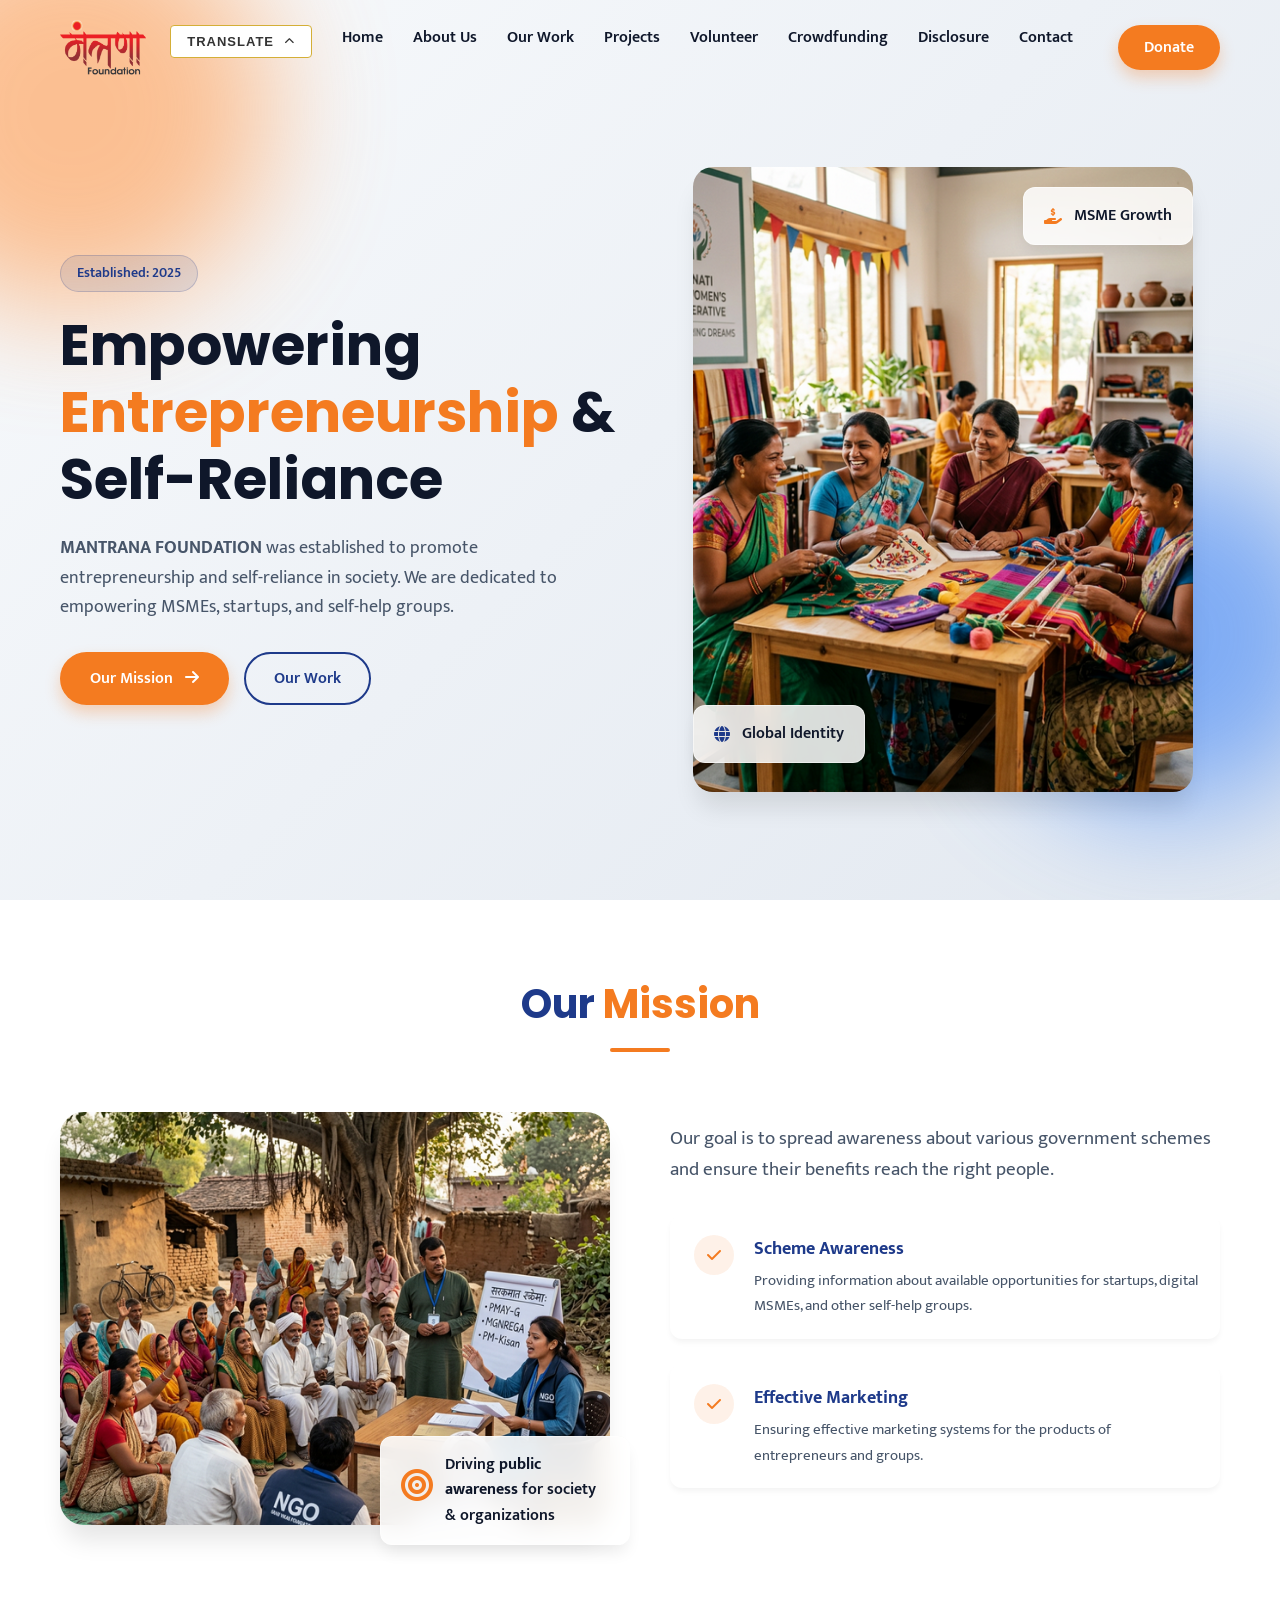
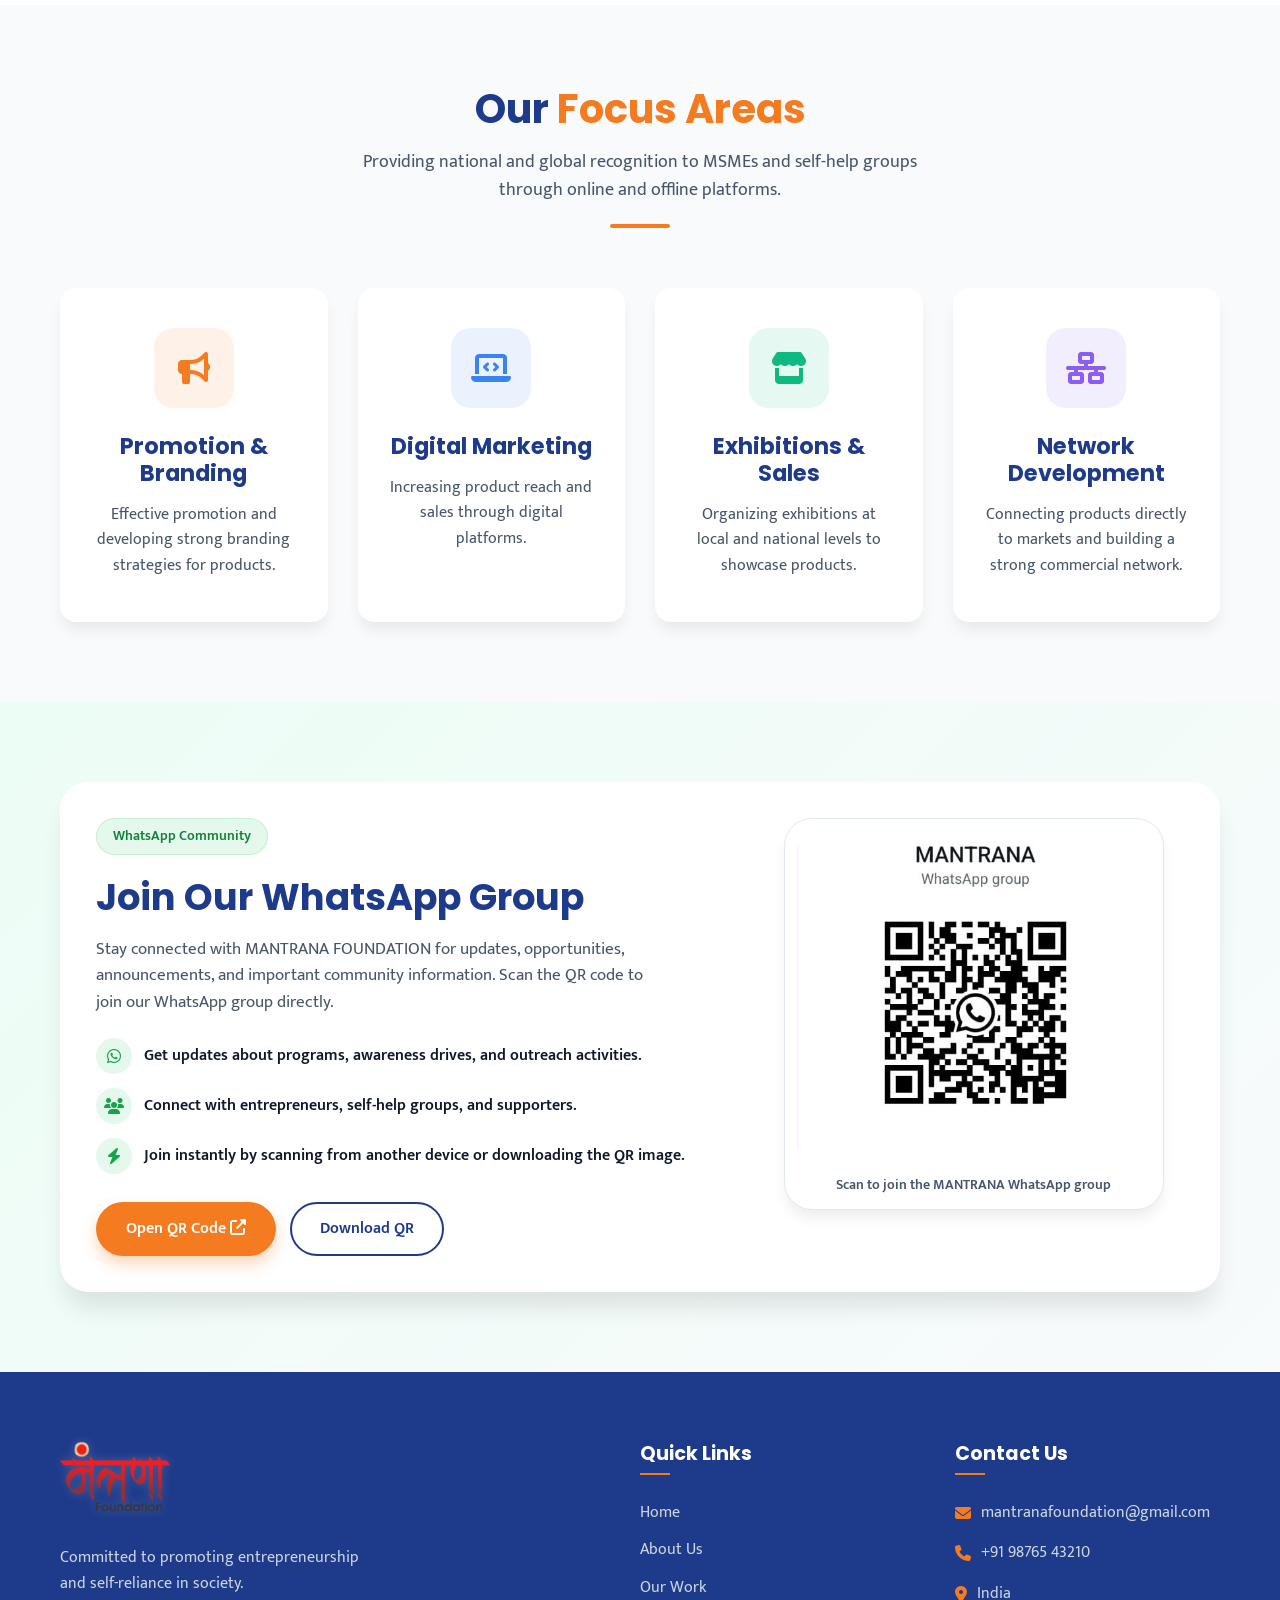
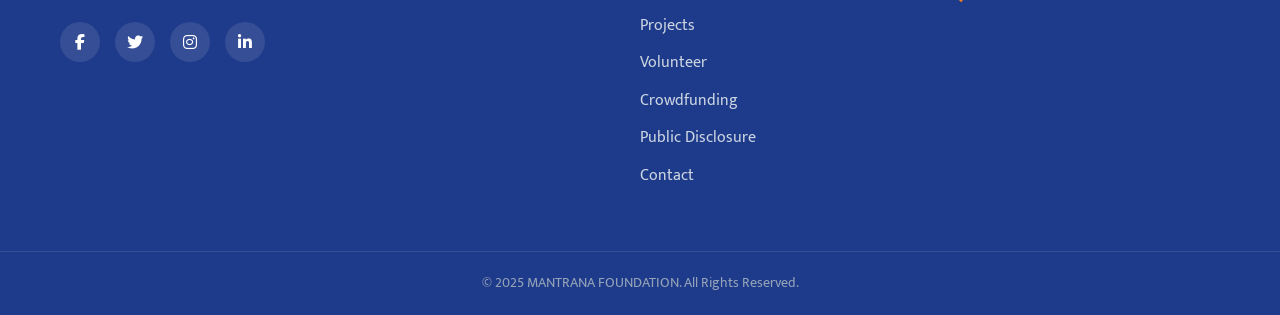
<file: index.html>
<!DOCTYPE html>
<html lang="en">

<head>
    <meta charset="UTF-8">
    <meta name="viewport" content="width=device-width, initial-scale=1.0">
    <meta name="description"
        content="MANTRANA FOUNDATION - An organization dedicated to promoting entrepreneurship and self-reliance in society.">
    <title>MANTRANA FOUNDATION | Entrepreneurship & Self-Reliance</title>
    <link rel="preconnect" href="https://fonts.googleapis.com">
    <link rel="preconnect" href="https://fonts.gstatic.com" crossorigin>
    <link
        href="https://fonts.googleapis.com/css2?family=Mukta:wght@300;400;500;600;700&family=Poppins:wght@400;500;600;700;800&display=swap"
        rel="stylesheet">
    <link rel="stylesheet" href="https://cdnjs.cloudflare.com/ajax/libs/font-awesome/6.4.0/css/all.min.css">
    <link rel="stylesheet" href="styles.css">
</head>

<body>
    <!-- Navbar -->
    <nav class="navbar">
        <div class="container nav-container">
            <a href="index.html" class="logo">
                <img src="assets/Mantarna_Foundation_4.jpg-removebg-preview.png" alt="MANTRANA FOUNDATION Logo" class="logo-img">
            </a>
            <div class="nav-links">
                <div class="premium-translate" id="premiumTranslate">
                    <button class="translate-btn" id="translateBtn">
                        TRANSLATE <i class="fas fa-chevron-up"></i>
                    </button>
                    <div class="translate-dropdown" id="translateDropdown">
                        <div class="translate-header">
                            <h3>Select Language</h3>
                            <p>INSTANT PAGE TRANSLATION</p>
                        </div>
                        <div class="translate-list" id="languageList">
                            <div class="translate-item active" data-lang="en">
                                <span class="dot"></span> English
                            </div>
                            <div class="translate-item" data-lang="as">
                                <span class="dot"></span> Assamese
                            </div>
                            <div class="translate-item" data-lang="hi">
                                <span class="dot"></span> Awadhi
                            </div>
                            <div class="translate-item" data-lang="hi">
                                <span class="dot"></span> Bodo
                            </div>
                            <div class="translate-item" data-lang="bn">
                                <span class="dot"></span> Bengali
                            </div>
                            <div class="translate-item" data-lang="hi">
                                <span class="dot"></span> Bhojpuri
                            </div>
                            <div class="translate-item" data-lang="hi">
                                <span class="dot"></span> Hindi
                            </div>
                        </div>
                    </div>
                </div>
                <div id="google_translate_element"></div>
                <a href="index.html" class="nav-link active">Home</a>
                <a href="about.html" class="nav-link">About Us</a>
                <a href="services.html" class="nav-link">Our Work</a>
                <a href="projects.html" class="nav-link">Projects</a>
                <a href="volunteer.html" class="nav-link">Volunteer</a>
                <a href="crowdfund.html" class="nav-link">Crowdfunding</a>
                <a href="disclosure.html" class="nav-link">Disclosure</a>
                <a href="contact.html" class="nav-link">Contact</a>
                <a href="donate.html" class="btn btn-primary nav-donate-btn">Donate</a>
            </div>
            <button class="menu-btn" aria-label="Toggle menu">
                <i class="fas fa-bars"></i>
            </button>
        </div>
    </nav>

    <!-- Hero Section -->
    <header id="home" class="hero">
        <div class="hero-shapes">
            <div class="shape shape-1"></div>
            <div class="shape shape-2"></div>
            <div class="shape shape-3"></div>
        </div>
        <div class="container hero-container">
            <div class="hero-content">
                <div class="badge">Established: 2025</div>
                <h1 class="hero-title">Empowering <span>Entrepreneurship</span> & Self-Reliance</h1>
                <p class="hero-subtitle">
                    <strong>MANTRANA FOUNDATION</strong> was established to promote entrepreneurship and self-reliance
                    in society. We are dedicated to empowering MSMEs, startups, and self-help groups.
                </p>
                <div class="hero-actions">
                    <a href="#mission" class="btn btn-primary">Our Mission <i class="fas fa-arrow-right"></i></a>
                    <a href="#services" class="btn btn-outline">Our Work</a>
                </div>
            </div>
            <div class="hero-image">
                <div class="hero-img-wrapper">
                    <div class="hero-img-container">
                        <img src="hero-image.png" alt="MANTRANA FOUNDATION - Women Entrepreneurs"
                            class="hero-real-image">
                        <div class="image-overlay-card top-right glass-card">
                            <i class="fas fa-hand-holding-dollar text-primary"></i>
                            <span>MSME Growth</span>
                        </div>
                        <div class="image-overlay-card bottom-left glass-card">
                            <i class="fas fa-globe text-secondary"></i>
                            <span>Global Identity</span>
                        </div>
                    </div>
                </div>
            </div>
        </div>
    </header>

    <!-- Mission Section -->
    <section id="mission" class="mission section">
        <div class="container">
            <div class="section-header text-center">
                <h2 class="section-title">Our <span>Mission</span></h2>
                <div class="section-divider"></div>
            </div>
            <div class="mission-grid">
                <div class="mission-image-container">
                    <img src="mission-image.png" alt="MANTRANA FOUNDATION Mission" class="mission-real-image">
                    <div class="mission-highlight-card glass-card">
                        <i class="fas fa-bullseye text-primary" style="font-size: 2rem; margin-bottom: 10px;"></i>
                        <p>Driving <strong>public awareness</strong> for society & organizations</p>
                    </div>
                </div>
                <div class="mission-content">
                    <p class="mission-text text-xl">
                        Our goal is to spread awareness about various government schemes and ensure their benefits
                        reach the right people.
                    </p>
                    <ul class="mission-list">
                        <li>
                            <div class="list-icon"><i class="fas fa-check"></i></div>
                            <div class="list-text">
                                <strong>Scheme Awareness</strong>
                                <span>Providing information about available opportunities for startups, digital MSMEs,
                                    and other self-help groups.</span>
                            </div>
                        </li>
                        <li>
                            <div class="list-icon"><i class="fas fa-check"></i></div>
                            <div class="list-text">
                                <strong>Effective Marketing</strong>
                                <span>Ensuring effective marketing systems for the products of entrepreneurs and
                                    groups.</span>
                            </div>
                        </li>
                    </ul>
                </div>
            </div>
        </div>
    </section>

    <!-- Services/Work Section -->
    <section id="services" class="services section bg-light">
        <div class="container">
            <div class="section-header text-center">
                <h2 class="section-title">Our <span>Focus Areas</span></h2>
                <p class="section-subtitle">Providing national and global recognition to MSMEs and self-help groups
                    through online and offline platforms.</p>
                <div class="section-divider"></div>
            </div>
            <div class="services-grid">
                <!-- Service 1 -->
                <div class="service-card">
                    <div class="service-icon wrapper-1">
                        <i class="fas fa-bullhorn"></i>
                    </div>
                    <h3 class="service-title">Promotion & Branding</h3>
                    <p class="service-desc">Effective promotion and developing strong branding strategies for products.
                    </p>
                </div>
                <!-- Service 2 -->
                <div class="service-card">
                    <div class="service-icon wrapper-2">
                        <i class="fas fa-laptop-code"></i>
                    </div>
                    <h3 class="service-title">Digital Marketing</h3>
                    <p class="service-desc">Increasing product reach and sales through digital platforms.</p>
                </div>
                <!-- Service 3 -->
                <div class="service-card">
                    <div class="service-icon wrapper-3">
                        <i class="fas fa-store"></i>
                    </div>
                    <h3 class="service-title">Exhibitions & Sales</h3>
                    <p class="service-desc">Organizing exhibitions at local and national levels to showcase products.
                    </p>
                </div>
                <!-- Service 4 -->
                <div class="service-card">
                    <div class="service-icon wrapper-4">
                        <i class="fas fa-network-wired"></i>
                    </div>
                    <h3 class="service-title">Network Development</h3>
                    <p class="service-desc">Connecting products directly to markets and building a strong commercial
                        network.</p>
                </div>
            </div>
        </div>
    </section>

    <section class="qr-community">
        <div class="container">
            <div class="qr-community-card">
                <div class="qr-community-copy">
                    <div class="badge">WhatsApp Community</div>
                    <h2 class="qr-community-title">Join Our WhatsApp Group</h2>
                    <p class="qr-community-text">
                        Stay connected with MANTRANA FOUNDATION for updates, opportunities, announcements, and important
                        community information. Scan the QR code to join our WhatsApp group directly.
                    </p>
                    <ul class="qr-community-points">
                        <li>
                            <i class="fab fa-whatsapp"></i>
                            <span>Get updates about programs, awareness drives, and outreach activities.</span>
                        </li>
                        <li>
                            <i class="fas fa-users"></i>
                            <span>Connect with entrepreneurs, self-help groups, and supporters.</span>
                        </li>
                        <li>
                            <i class="fas fa-bolt"></i>
                            <span>Join instantly by scanning from another device or downloading the QR image.</span>
                        </li>
                    </ul>
                    <div class="qr-community-actions">
                        <a href="assets/WhatsApp Image 2026-04-08 at 12.09.59 PM.jpeg" target="_blank"
                            class="btn btn-primary">
                            Open QR Code <i class="fas fa-up-right-from-square"></i>
                        </a>
                        <a href="assets/WhatsApp Image 2026-04-08 at 12.09.59 PM.jpeg" download class="btn btn-outline">
                            Download QR
                        </a>
                    </div>
                </div>
                <div class="qr-preview">
                    <img src="assets/WhatsApp Image 2026-04-08 at 12.09.59 PM.jpeg" alt="WhatsApp Group QR Code">
                    <p class="qr-preview-label">Scan to join the MANTRANA WhatsApp group</p>
                </div>
            </div>
        </div>
    </section>

    <!-- Footer -->
    <footer class="footer">
        <div class="container footer-container">
            <div class="footer-brand">
                <a href="#" class="logo footer-logo">
                    <img src="assets/Mantarna_Foundation_4.jpg-removebg-preview.png" alt="MANTRANA FOUNDATION Logo" class="logo-img">
                </a>
                <p class="footer-desc">Committed to promoting entrepreneurship and self-reliance in society.</p>
                <div class="social-links">
                    <a href="#" class="social-link"><i class="fab fa-facebook-f"></i></a>
                    <a href="#" class="social-link"><i class="fab fa-twitter"></i></a>
                    <a href="#" class="social-link"><i class="fab fa-instagram"></i></a>
                    <a href="#" class="social-link"><i class="fab fa-linkedin-in"></i></a>
                </div>
            </div>

            <div class="footer-links">
                <h4 class="footer-title">Quick Links</h4>
                <ul>
                    <li><a href="index.html">Home</a></li>
                    <li><a href="about.html">About Us</a></li>
                    <li><a href="services.html">Our Work</a></li>
                    <li><a href="projects.html">Projects</a></li>
                    <li><a href="volunteer.html">Volunteer</a></li>
                    <li><a href="crowdfund.html">Crowdfunding</a></li>
                    <li><a href="disclosure.html">Public Disclosure</a></li>
                    <li><a href="contact.html">Contact</a></li>
                </ul>
            </div>

            <div class="footer-contact">
                <h4 class="footer-title">Contact Us</h4>
                <ul>
                    <li><i class="fas fa-envelope"></i> mantranafoundation@gmail.com</li>
                    <li><i class="fas fa-phone"></i> +91 98765 43210</li>
                    <li><i class="fas fa-map-marker-alt"></i> India</li>
                </ul>
            </div>
        </div>
        <div class="footer-bottom">
            <p>&copy; 2025 MANTRANA FOUNDATION. All Rights Reserved.</p>
        </div>
    </footer>

    <script type="text/javascript">
        function googleTranslateElementInit() {
            new google.translate.TranslateElement({
                pageLanguage: 'en',
                includedLanguages: 'hi,bn,te,mr,ta,ur,gu,kn,or,ml,pa,as,en',
                layout: google.translate.TranslateElement.InlineLayout.SIMPLE
            }, 'google_translate_element');
        }
    </script>
    <script type="text/javascript"
        src="https://translate.google.com/translate_a/element.js?cb=googleTranslateElementInit"></script>
    <script src="script.js"></script>
</body>

</html>
</file>
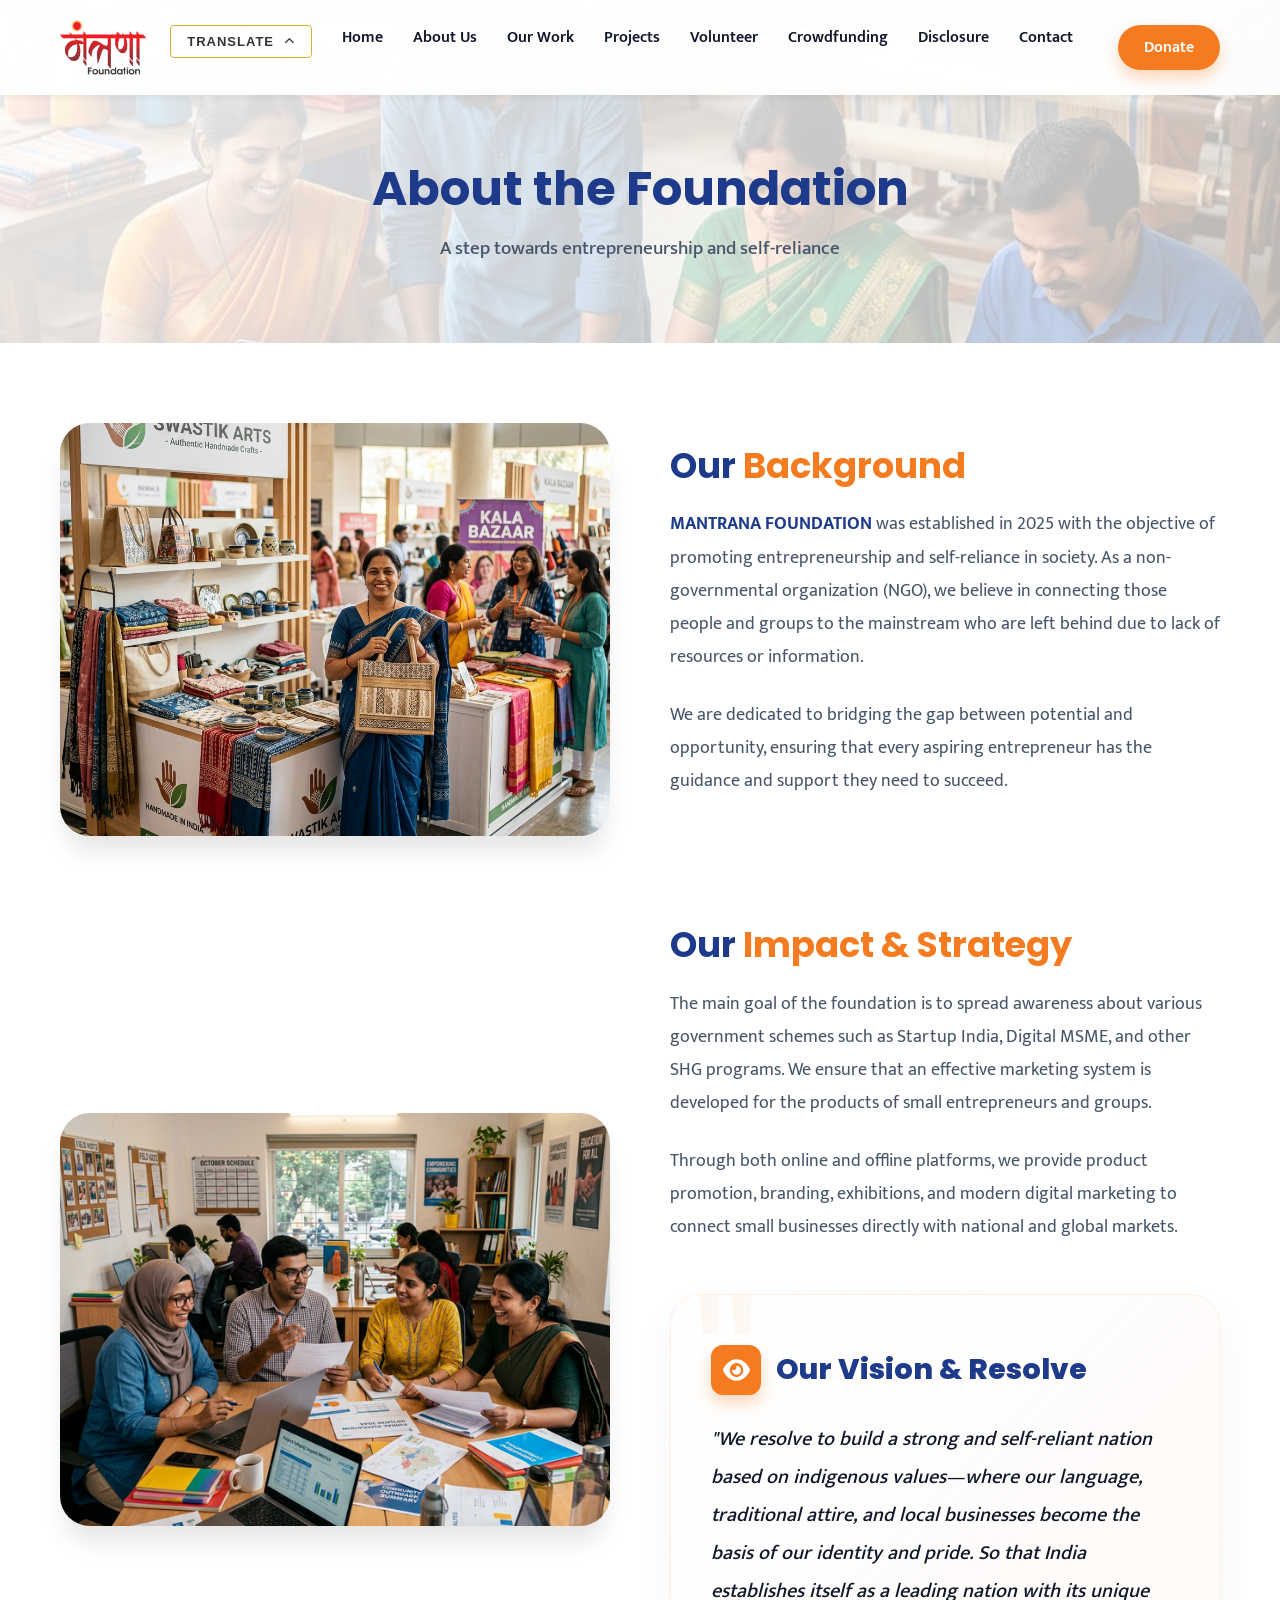
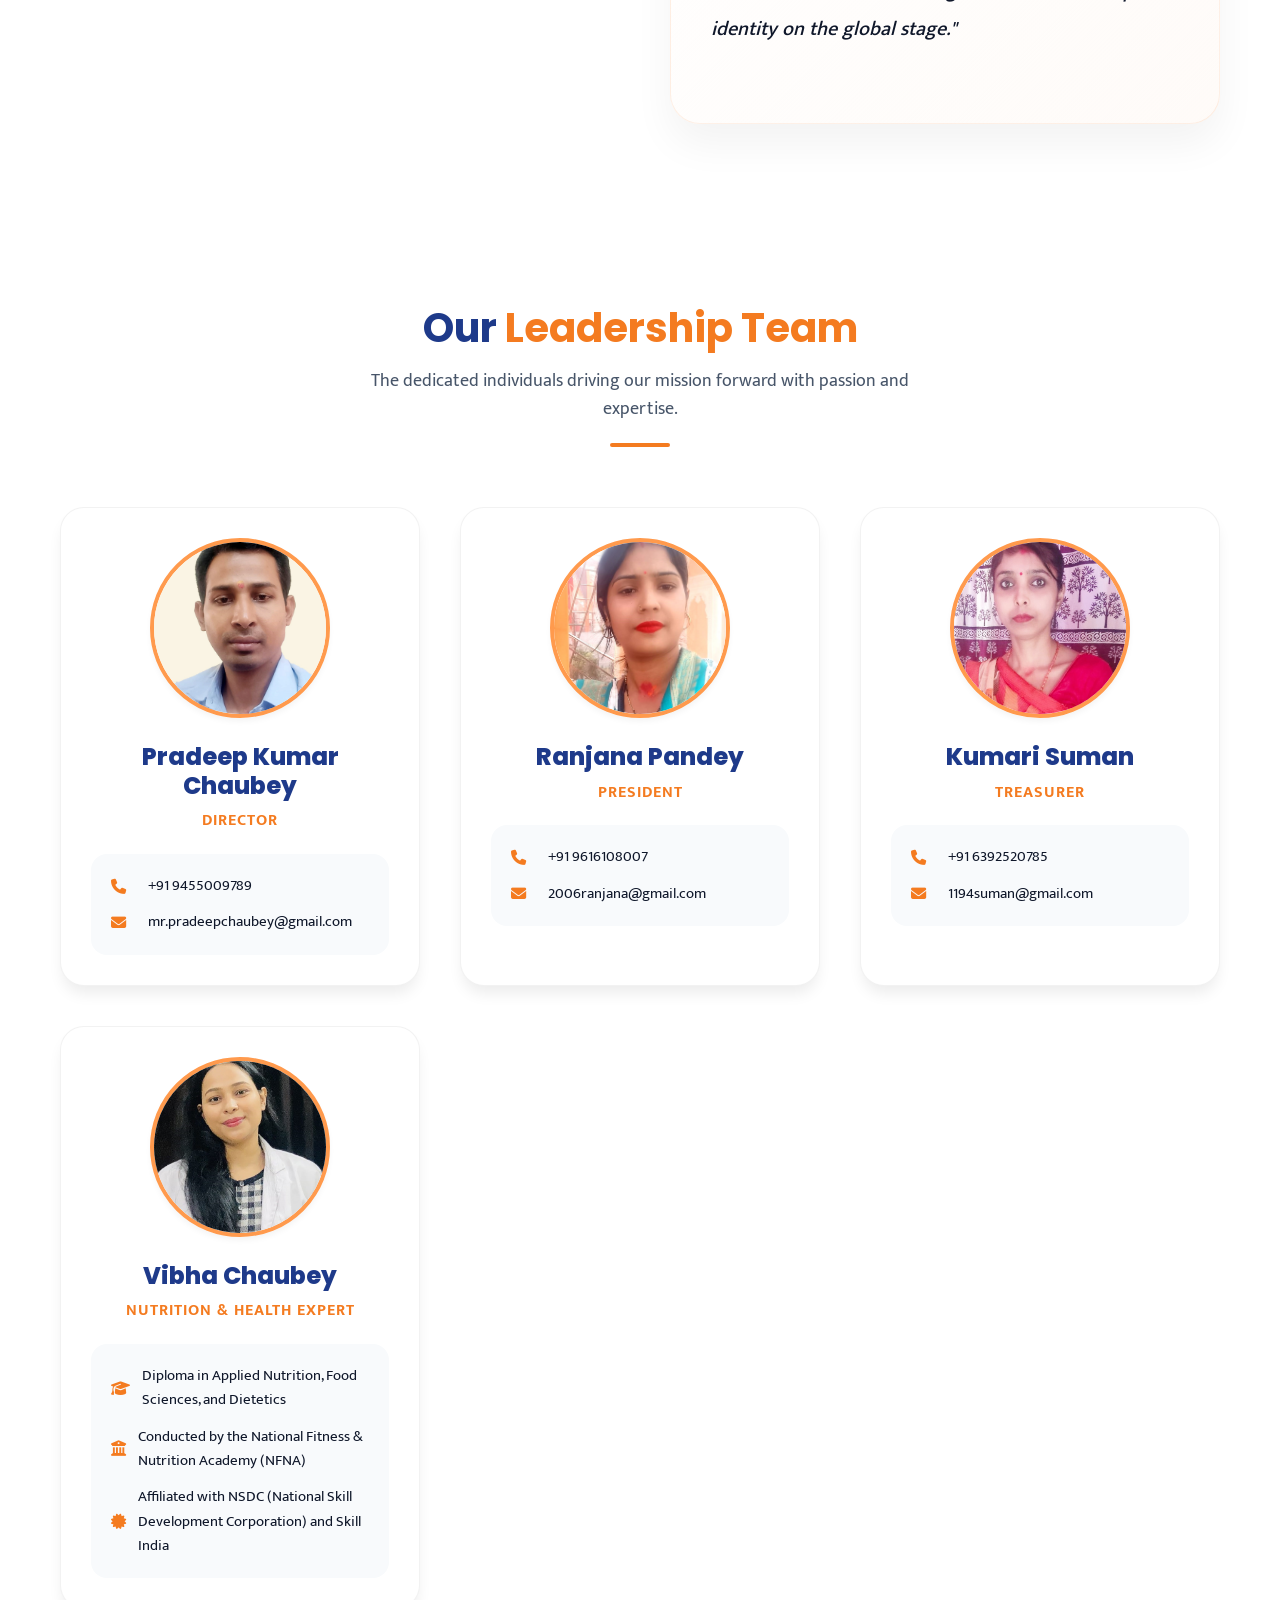
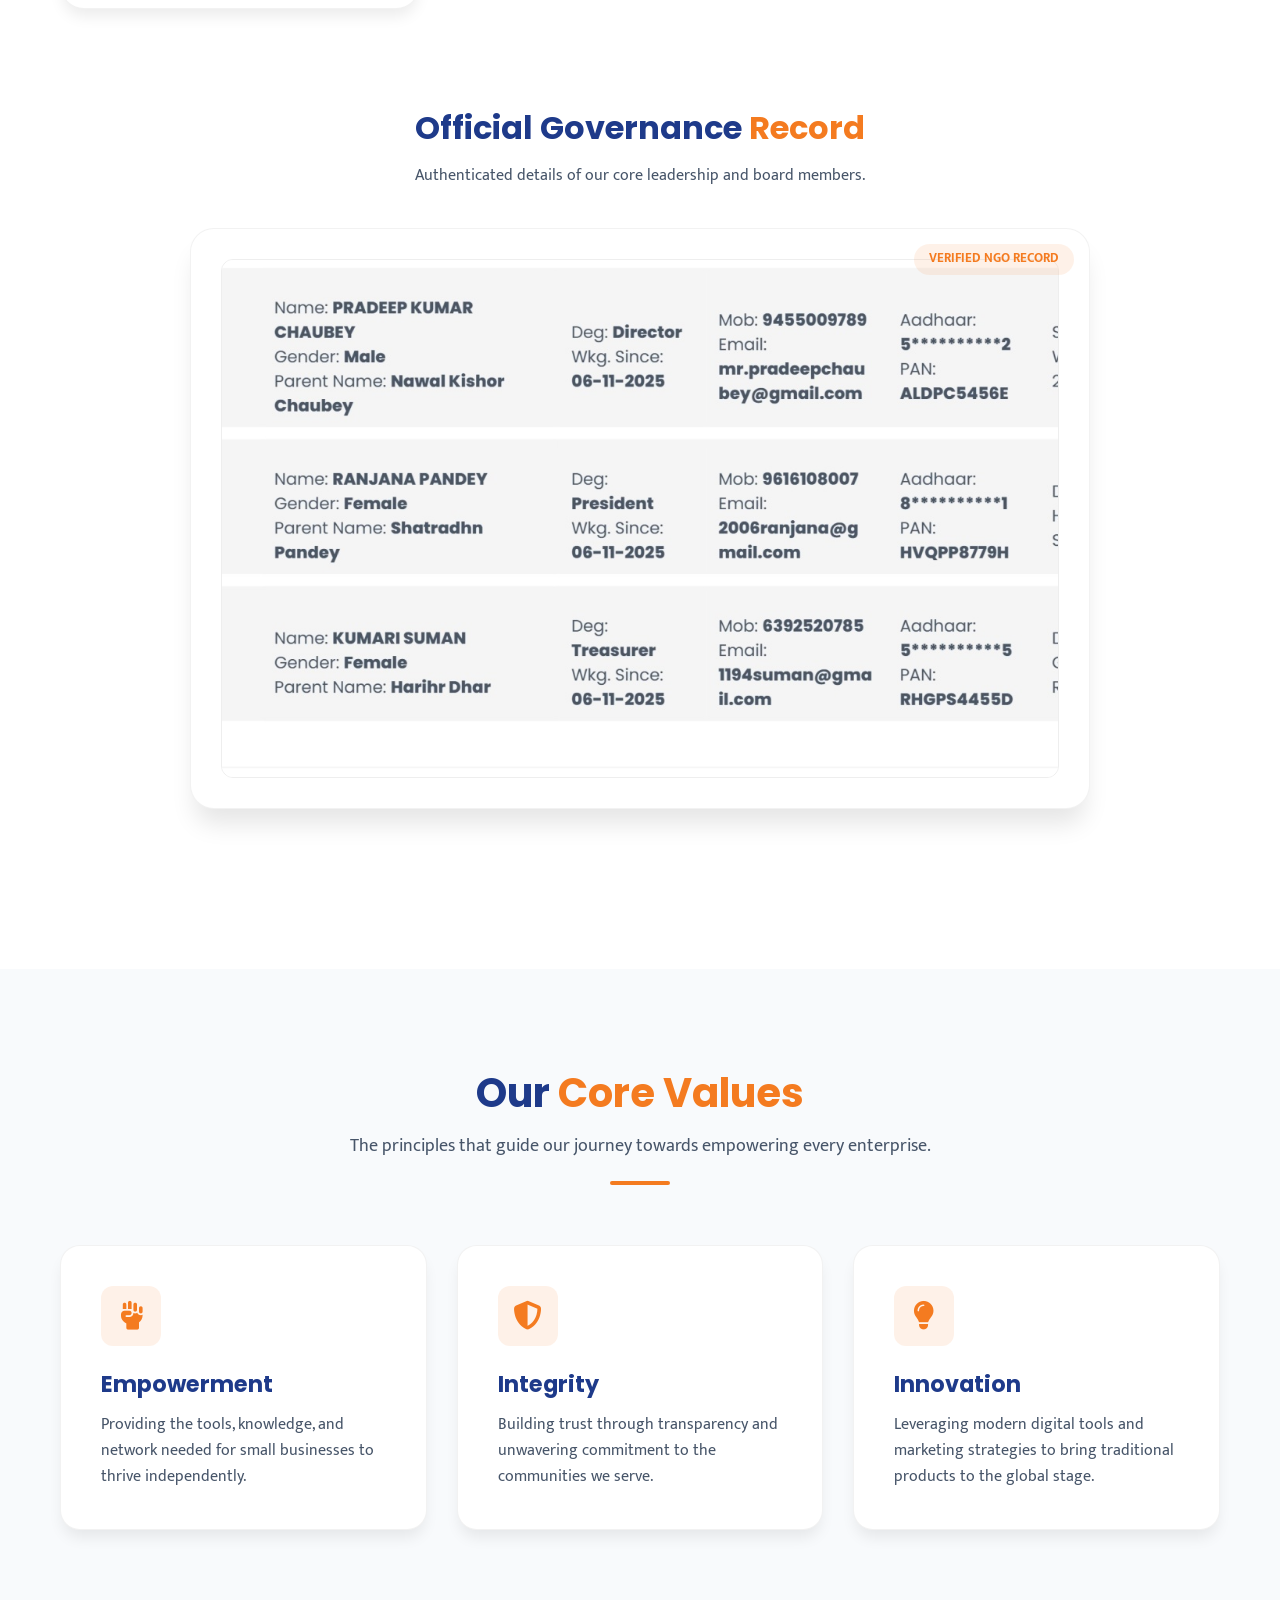
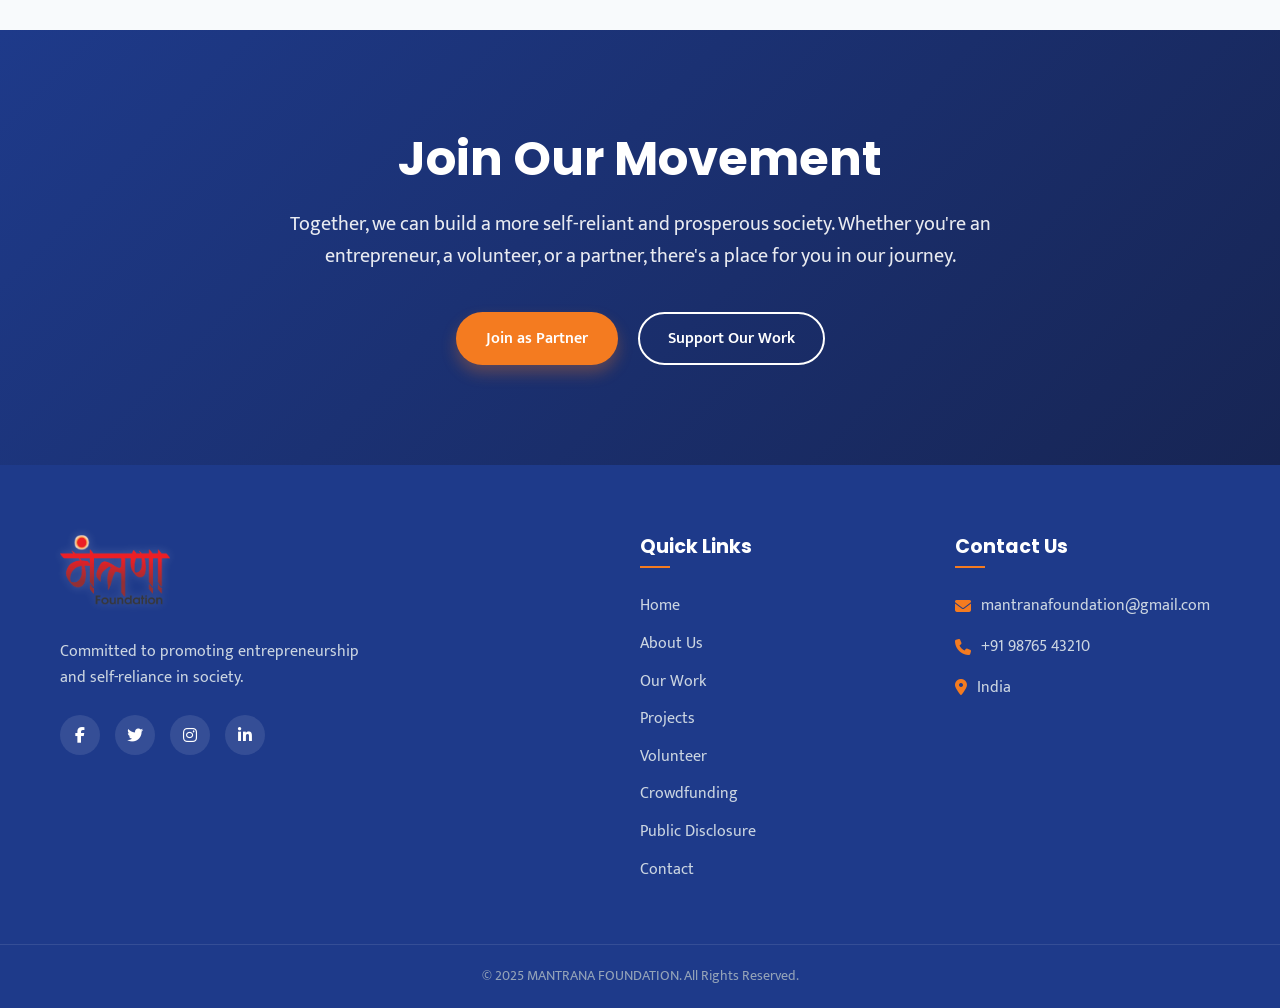
<file: about.html>
<!DOCTYPE html>
<html lang="en">

<head>
    <meta charset="UTF-8">
    <meta name="viewport" content="width=device-width, initial-scale=1.0">
    <title>About Us | MANTRANA FOUNDATION</title>
    <link
        href="https://fonts.googleapis.com/css2?family=Mukta:wght@300;400;500;600;700&family=Poppins:wght@400;500;600;700&display=swap"
        rel="stylesheet">
    <link rel="stylesheet" href="https://cdnjs.cloudflare.com/ajax/libs/font-awesome/6.4.0/css/all.min.css">
    <link rel="stylesheet" href="styles.css">
    <style>
        .page-header {
            padding: 160px 0 80px;
            background: linear-gradient(135deg, #F8FAFC 0%, #E2E8F0 100%);
            color: var(--secondary);
            text-align: center;
        }

        .page-header h1 {
            color: var(--secondary);
            font-size: 3rem;
            margin-bottom: 15px;
        }

        .page-header p {
            font-size: 1.2rem;
            color: var(--text-muted);
        }

        .about-section {
            padding: 80px 0;
        }

        .about-grid {
            display: grid;
            grid-template-columns: 1fr 1fr;
            gap: 60px;
            align-items: center;
        }

        .about-content {
            font-size: 1.15rem;
            color: var(--text-muted);
            line-height: 1.8;
        }

        .about-content p {
            margin-bottom: 25px;
        }

        .about-content strong {
            color: var(--secondary);
        }

        .about-image-container {
            width: 100%;
        }

        .about-real-image {
            width: 100%;
            height: auto;
            border-radius: 20px;
            box-shadow: var(--shadow-lg);
            object-fit: cover;
            aspect-ratio: 4/3;
        }

        @media (max-width: 992px) {
            .about-grid {
                grid-template-columns: 1fr;
            }

            .about-image-container {
                order: -1;
            }
        }

        .navbar {
            background: rgba(255, 255, 255, 0.95);
            box-shadow: var(--shadow-sm);
        }
    </style>
</head>

<body>
    <nav class="navbar scrolled">
        <div class="container nav-container">
            <a href="index.html" class="logo">
                <img src="assets/Mantarna_Foundation_4.jpg-removebg-preview.png" alt="MANTRANA FOUNDATION Logo"
                    class="logo-img">
            </a>
            <div class="nav-links">
                <div class="premium-translate" id="premiumTranslate">
                    <button class="translate-btn" id="translateBtn">
                        TRANSLATE <i class="fas fa-chevron-up"></i>
                    </button>
                    <div class="translate-dropdown" id="translateDropdown">
                        <div class="translate-header">
                            <h3>Select Language</h3>
                            <p>INSTANT PAGE TRANSLATION</p>
                        </div>
                        <div class="translate-list" id="languageList">
                            <div class="translate-item active" data-lang="en">
                                <span class="dot"></span> English
                            </div>
                            <div class="translate-item" data-lang="as">
                                <span class="dot"></span> Assamese
                            </div>
                            <div class="translate-item" data-lang="hi">
                                <span class="dot"></span> Awadhi
                            </div>
                            <div class="translate-item" data-lang="hi">
                                <span class="dot"></span> Bodo
                            </div>
                            <div class="translate-item" data-lang="bn">
                                <span class="dot"></span> Bengali
                            </div>
                            <div class="translate-item" data-lang="hi">
                                <span class="dot"></span> Bhojpuri
                            </div>
                            <div class="translate-item" data-lang="hi">
                                <span class="dot"></span> Hindi
                            </div>
                        </div>
                    </div>
                </div>
                <div id="google_translate_element"></div>
                <a href="index.html" class="nav-link">Home</a>
                <a href="about.html" class="nav-link active">About Us</a>
                <a href="services.html" class="nav-link">Our Work</a>
                <a href="projects.html" class="nav-link">Projects</a>
                <a href="volunteer.html" class="nav-link">Volunteer</a>
                <a href="crowdfund.html" class="nav-link">Crowdfunding</a>
                <a href="disclosure.html" class="nav-link">Disclosure</a>
                <a href="contact.html" class="nav-link">Contact</a>
                <a href="donate.html" class="btn btn-primary nav-donate-btn">Donate</a>
            </div>
            <button class="menu-btn" aria-label="Toggle menu"><i class="fas fa-bars"></i></button>
        </div>
    </nav>

    <header class="page-header"
        style="background: url('assets/about_hero.png') center/cover no-repeat; position: relative;">
        <div
            style="position: absolute; top: 0; left: 0; width: 100%; height: 100%; background: linear-gradient(135deg, rgba(255, 255, 255, 0.9), rgba(255, 255, 255, 0.7));">
        </div>
        <div class="container" style="position: relative; z-index: 2;">
            <h1 style="color: var(--secondary);">About the Foundation</h1>
            <p style="color: var(--text-muted); opacity: 1; font-weight: 500;">A step towards entrepreneurship and self-reliance</p>
        </div>
    </header>

    <!-- Stats Section -->
    <section class="stats-section" style="display: none;">
        <div class="container stats-grid">
            <div class="stat-item">
                <h3>500+</h3>
                <p>Entrepreneurs Supported</p>
            </div>
            <div class="stat-item">
                <h3>20+</h3>
                <p>Govt Schemes Promoted</p>
            </div>
            <div class="stat-item">
                <h3>50+</h3>
                <p>SHG Groups Connected</p>
            </div>
            <div class="stat-item">
                <h3>15+</h3>
                <p>Exhibitions Organized</p>
            </div>
        </div>
    </section>

    <!-- Story section upgraded to Alternating Layout -->
    <section class="about-section">
        <div class="container" style="display: flex; flex-direction: column; gap: 80px;">
            
            <!-- Division 1 -->
            <div class="about-grid" style="align-items: center;">
                <div class="about-image-container">
                    <img src="assets/entrepreneurship_support.png" alt="Empowerment" class="about-real-image" style="width: 100%; border-radius: 30px; box-shadow: var(--shadow-lg);">
                </div>
                <div class="about-content">
                    <h2 style="color: var(--secondary); margin-bottom: 20px; font-size: 2.2rem;">Our <span class="text-primary">Background</span></h2>
                    <p><strong>MANTRANA FOUNDATION</strong> was established in 2025 with the objective of promoting entrepreneurship and self-reliance in society. As a non-governmental organization (NGO), we believe in connecting those people and groups to the mainstream who are left behind due to lack of resources or information.</p>
                    <p>We are dedicated to bridging the gap between potential and opportunity, ensuring that every aspiring entrepreneur has the guidance and support they need to succeed.</p>
                </div>
            </div>

            <!-- Division 2 -->
            <div class="about-grid" style="align-items: center;">
                <div class="about-content" style="order: 2;">
                    <h2 style="color: var(--secondary); margin-bottom: 20px; font-size: 2.2rem;">Our <span class="text-primary">Impact & Strategy</span></h2>
                    <p>The main goal of the foundation is to spread awareness about various government schemes such as Startup India, Digital MSME, and other SHG programs. We ensure that an effective marketing system is developed for the products of small entrepreneurs and groups.</p>
                    <p>Through both online and offline platforms, we provide product promotion, branding, exhibitions, and modern digital marketing to connect small businesses directly with national and global markets.</p>
                    
                    <div class="vision-card">
                        <div class="vision-header">
                            <div class="vision-icon-wrapper">
                                <i class="fas fa-eye"></i>
                            </div>
                            <h3 class="vision-title">Our Vision & Resolve</h3>
                        </div>
                        <p class="vision-text">
                            "We resolve to build a strong and self-reliant nation based on indigenous values—where our language, traditional attire, and local businesses become the basis of our identity and pride. So that India establishes itself as a leading nation with its unique identity on the global stage."
                        </p>
                    </div>
                </div>
                <div class="about-image-container" style="order: 1;">
                    <img src="about-image.png" alt="Team Work" class="about-real-image" style="width: 100%; border-radius: 30px; box-shadow: var(--shadow-lg);">
                </div>
            </div>

        </div>
    </section>

    <!-- Our Team Section -->
    <section class="team-section">
        <div class="container">
            <div class="section-header text-center">
                <h2 class="section-title">Our <span>Leadership Team</span></h2>
                <p class="section-subtitle">The dedicated individuals driving our mission forward with passion and expertise.</p>
                <div class="section-divider"></div>
            </div>

            <div class="team-grid">
                <!-- Member 1: Director -->
                <div class="team-card">
                    <div class="team-img-wrapper">
                        <img src="assets/pradeep.jpeg" alt="Pradeep Kumar Chaubey">
                    </div>
                    <h3 class="team-name">Pradeep Kumar Chaubey</h3>
                    <span class="team-role">Director</span>
                    <div class="team-info">
                        <div class="team-info-item">
                            <i class="fas fa-phone"></i>
                            <span>+91 9455009789</span>
                        </div>
                        <div class="team-info-item">
                            <i class="fas fa-envelope"></i>
                            <span>mr.pradeepchaubey@gmail.com</span>
                        </div>
                    </div>
                </div>

                <!-- Member 2: President -->
                <div class="team-card">
                    <div class="team-img-wrapper">
                        <img src="assets/ranjana.jpeg" alt="Ranjana Pandey">
                    </div>
                    <h3 class="team-name">Ranjana Pandey</h3>
                    <span class="team-role">President</span>
                    <div class="team-info">
                        <div class="team-info-item">
                            <i class="fas fa-phone"></i>
                            <span>+91 9616108007</span>
                        </div>
                        <div class="team-info-item">
                            <i class="fas fa-envelope"></i>
                            <span>2006ranjana@gmail.com</span>
                        </div>
                    </div>
                </div>

                <!-- Member 3: Treasurer -->
                <div class="team-card">
                    <div class="team-img-wrapper">
                        <img src="assets/suman.jpeg" alt="Kumari Suman">
                    </div>
                    <h3 class="team-name">Kumari Suman</h3>
                    <span class="team-role">Treasurer</span>
                    <div class="team-info">
                        <div class="team-info-item">
                            <i class="fas fa-phone"></i>
                            <span>+91 6392520785</span>
                        </div>
                        <div class="team-info-item">
                            <i class="fas fa-envelope"></i>
                            <span>1194suman@gmail.com</span>
                        </div>
                    </div>
                </div>

                <!-- Member 4: Nutrition & Dietetics Expert -->
                <div class="team-card">
                    <div class="team-img-wrapper">
                        <img src="assets/vibha.jpeg" alt="Vibha Chaubey">
                    </div>
                    <h3 class="team-name">Vibha Chaubey</h3>
                    <span class="team-role">Nutrition & Health Expert</span>
                    <div class="team-info">
                        <div class="team-info-item">
                            <i class="fas fa-graduation-cap"></i>
                            <span>Diploma in Applied Nutrition, Food Sciences, and Dietetics</span>
                        </div>
                        <div class="team-info-item">
                            <i class="fas fa-university"></i>
                            <span>Conducted by the National Fitness & Nutrition Academy (NFNA)</span>
                        </div>
                        <div class="team-info-item">
                            <i class="fas fa-certificate"></i>
                            <span>Affiliated with NSDC (National Skill Development Corporation) and Skill India</span>
                        </div>
                    </div>
                </div>
            </div>

            <div class="team-details-img-section section-header text-center" style="margin-top: 100px;">
                <h3 style="color: var(--secondary); margin-bottom: 15px; font-size: 2rem;">Official Governance <span class="text-primary">Record</span></h3>
                <p style="color: var(--text-muted); margin-bottom: 40px;">Authenticated details of our core leadership and board members.</p>
                
                <div class="official-doc-container" style="max-width: 900px; margin: 0 auto; background: var(--white); padding: 30px; border-radius: 24px; box-shadow: var(--shadow-lg); border: 1px solid rgba(0,0,0,0.05); position: relative;">
                    <div style="position: absolute; top: 15px; right: 15px; background: rgba(244, 123, 32, 0.1); color: var(--primary); padding: 5px 15px; border-radius: 50px; font-size: 0.8rem; font-weight: 700; text-transform: uppercase;">
                        Verified NGO Record
                    </div>
                    <img src="assets/details.jpeg" alt="Official Team Details" style="width: 100%; height: auto; border-radius: 12px; display: block; border: 1px solid #eee;">
                </div>
            </div>
        </div>
    </section>

    <!-- Core Values Section -->
    <section class="values-section bg-light">
        <div class="container">
            <div class="section-header text-center">
                <h2 class="section-title">Our <span>Core Values</span></h2>
                <p class="section-subtitle">The principles that guide our journey towards empowering every enterprise.
                </p>
                <div class="section-divider"></div>
            </div>
            <div class="values-grid">
                <div class="value-card">
                    <div class="value-icon"><i class="fas fa-hand-fist"></i></div>
                    <h3>Empowerment</h3>
                    <p>Providing the tools, knowledge, and network needed for small businesses to thrive independently.
                    </p>
                </div>
                <div class="value-card">
                    <div class="value-icon"><i class="fas fa-shield-halved"></i></div>
                    <h3>Integrity</h3>
                    <p>Building trust through transparency and unwavering commitment to the communities we serve.</p>
                </div>
                <div class="value-card">
                    <div class="value-icon"><i class="fas fa-lightbulb"></i></div>
                    <h3>Innovation</h3>
                    <p>Leveraging modern digital tools and marketing strategies to bring traditional products to the
                        global stage.</p>
                </div>
            </div>
        </div>
    </section>

    <!-- CTA Section -->
    <section class="cta-section">
        <div class="container cta-content">
            <h2 class="cta-title">Join Our Movement</h2>
            <p class="cta-text">Together, we can build a more self-reliant and prosperous society. Whether you're an
                entrepreneur, a volunteer, or a partner, there's a place for you in our journey.</p>
            <div class="cta-actions">
                <a href="contact.html" class="btn btn-primary">Join as Partner</a>
                <a href="donate.html" class="btn btn-outline" style="border-color: white; color: white;">Support Our
                    Work</a>
            </div>
        </div>
    </section>

    <!-- Footer -->
    <footer class="footer">
        <div class="container footer-container">
            <div class="footer-brand">
                <a href="index.html" class="logo footer-logo">
                    <img src="assets/Mantarna_Foundation_4.jpg-removebg-preview.png" alt="MANTRANA FOUNDATION Logo"
                        class="logo-img">
                </a>
                <p class="footer-desc">Committed to promoting entrepreneurship and self-reliance in society.</p>
                <div class="social-links">
                    <a href="#" class="social-link"><i class="fab fa-facebook-f"></i></a>
                    <a href="#" class="social-link"><i class="fab fa-twitter"></i></a>
                    <a href="#" class="social-link"><i class="fab fa-instagram"></i></a>
                    <a href="#" class="social-link"><i class="fab fa-linkedin-in"></i></a>
                </div>
            </div>
            <div class="footer-links">
                <h4 class="footer-title">Quick Links</h4>
                <ul>
                    <li><a href="index.html">Home</a></li>
                    <li><a href="about.html">About Us</a></li>
                    <li><a href="services.html">Our Work</a></li>
                    <li><a href="projects.html">Projects</a></li>
                    <li><a href="volunteer.html">Volunteer</a></li>
                    <li><a href="crowdfund.html">Crowdfunding</a></li>
                    <li><a href="disclosure.html">Public Disclosure</a></li>
                    <li><a href="contact.html">Contact</a></li>
                </ul>
            </div>
            <div class="footer-contact">
                <h4 class="footer-title">Contact Us</h4>
                <ul>
                    <li><i class="fas fa-envelope"></i> mantranafoundation@gmail.com</li>
                    <li><i class="fas fa-phone"></i> +91 98765 43210</li>
                    <li><i class="fas fa-map-marker-alt"></i> India</li>
                </ul>
            </div>
        </div>
        <div class="footer-bottom">
            <p>&copy; 2025 MANTRANA FOUNDATION. All Rights Reserved.</p>
        </div>
    </footer>
    <script type="text/javascript">
        function googleTranslateElementInit() {
            new google.translate.TranslateElement({
                pageLanguage: 'en',
                includedLanguages: 'hi,bn,te,mr,ta,ur,gu,kn,or,ml,pa,as,en',
                layout: google.translate.TranslateElement.InlineLayout.SIMPLE
            }, 'google_translate_element');
        }
    </script>
    <script type="text/javascript"
        src="https://translate.google.com/translate_a/element.js?cb=googleTranslateElementInit"></script>
    <script src="script.js"></script>
</body>

</html>
</file>
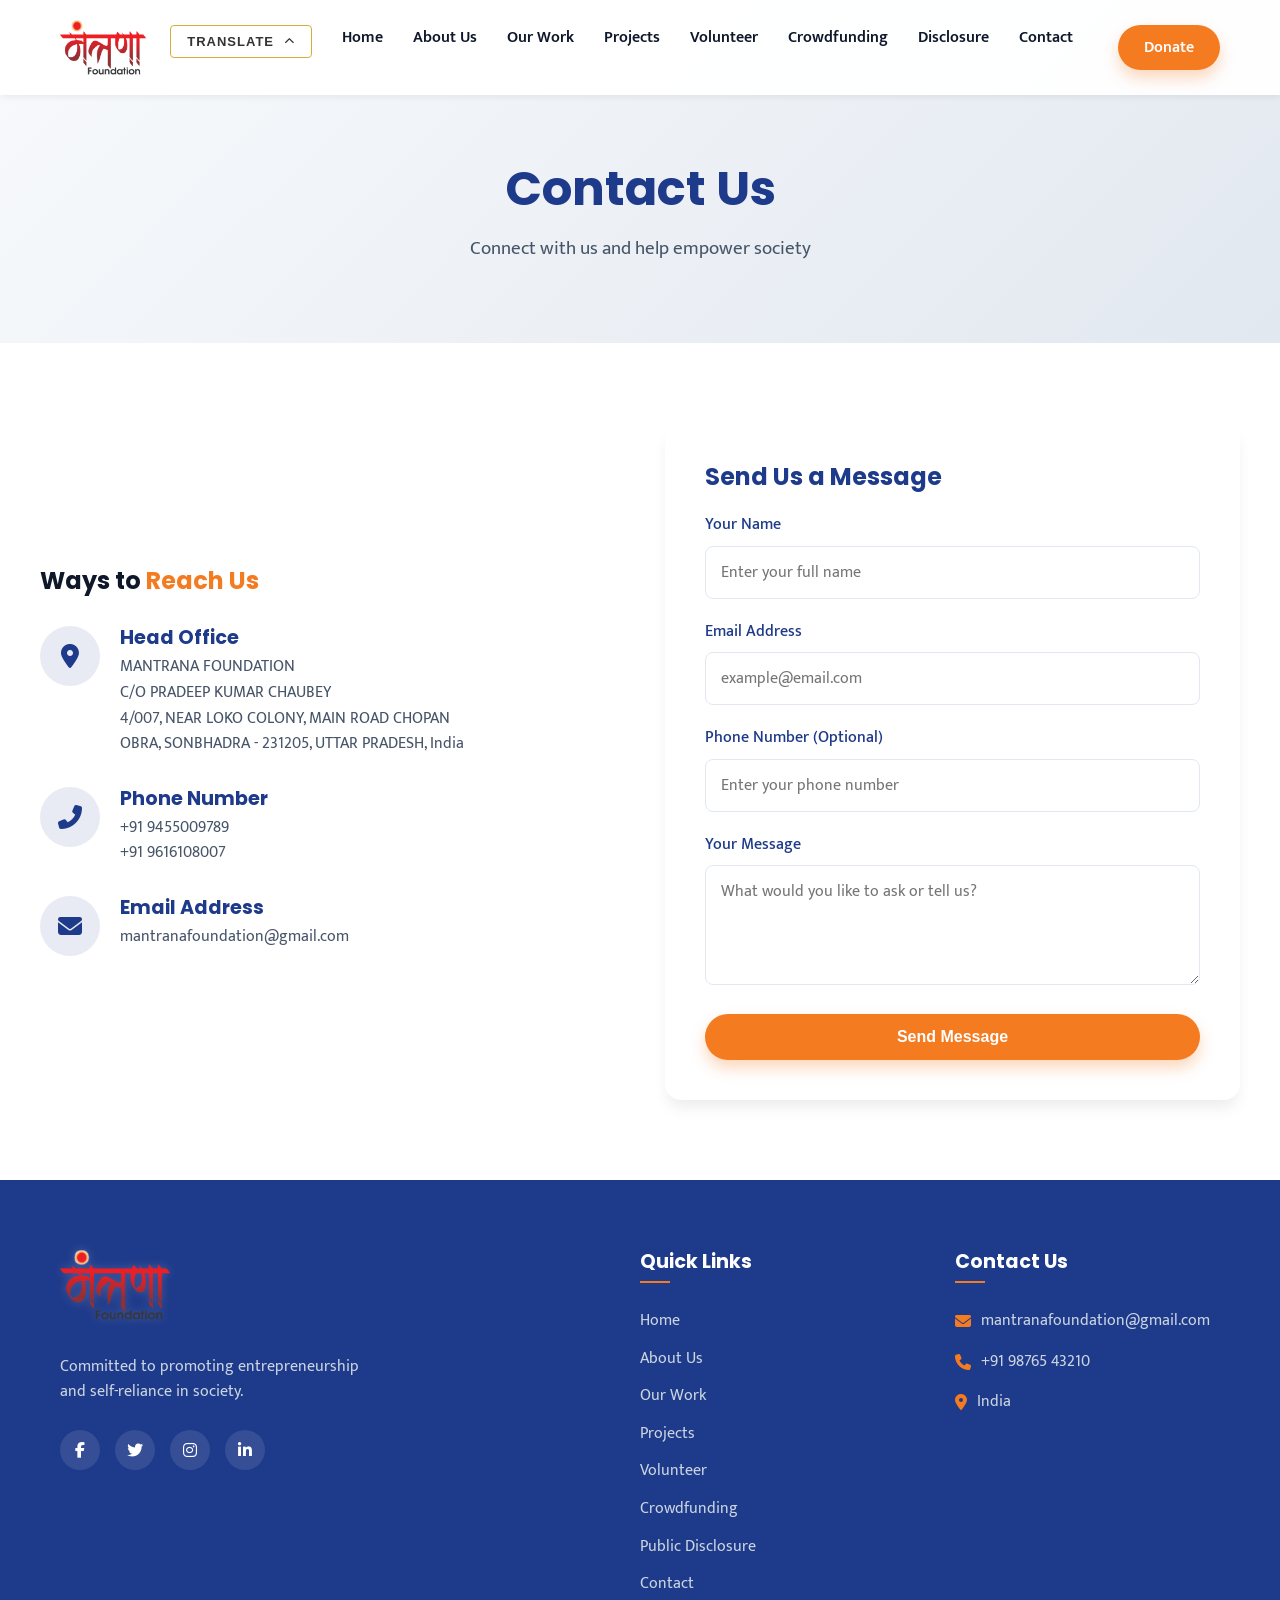
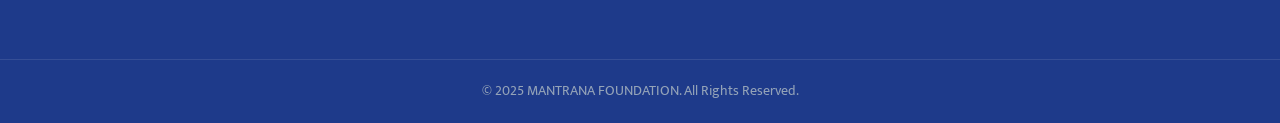
<file: contact.html>
<!DOCTYPE html>
<html lang="en">

<head>
    <meta charset="UTF-8">
    <meta name="viewport" content="width=device-width, initial-scale=1.0">
    <title>Contact Us | MANTRANA FOUNDATION</title>
    <link
        href="https://fonts.googleapis.com/css2?family=Mukta:wght@300;400;500;600;700&family=Poppins:wght@400;500;600;700&display=swap"
        rel="stylesheet">
    <link rel="stylesheet" href="https://cdnjs.cloudflare.com/ajax/libs/font-awesome/6.4.0/css/all.min.css">
    <link rel="stylesheet" href="styles.css">
    <style>
        .page-header {
            padding: 160px 0 80px;
            background: linear-gradient(135deg, #F8FAFC 0%, #E2E8F0 100%);
            color: var(--secondary);
            text-align: center;
        }

        .page-header h1 {
            color: var(--secondary);
            font-size: 3rem;
            margin-bottom: 15px;
        }

        .page-header p {
            font-size: 1.2rem;
            color: var(--text-muted);
        }

        .navbar {
            background: rgba(255, 255, 255, 0.95);
            box-shadow: var(--shadow-sm);
        }

        .contact-section {
            padding: 80px 0;
        }

        .contact-grid {
            display: grid;
            grid-template-columns: 1fr 1fr;
            gap: 50px;
        }

        .contact-form {
            background: var(--white);
            padding: 40px;
            border-radius: 16px;
            box-shadow: var(--shadow-md);
        }

        .form-group {
            margin-bottom: 20px;
        }

        .form-group label {
            display: block;
            margin-bottom: 8px;
            font-weight: 500;
            color: var(--secondary);
        }

        .form-control {
            width: 100%;
            padding: 12px 15px;
            border: 1px solid #E2E8F0;
            border-radius: 8px;
            font-family: inherit;
            font-size: 1rem;
            transition: var(--transition);
        }

        .form-control:focus {
            outline: none;
            border-color: var(--primary);
            box-shadow: 0 0 0 3px rgba(244, 123, 32, 0.1);
        }

        textarea.form-control {
            resize: vertical;
            min-height: 120px;
        }

        .contact-info {
            display: flex;
            flex-direction: column;
            justify-content: center;
            gap: 30px;
        }

        .info-card {
            display: flex;
            align-items: flex-start;
            gap: 20px;
        }

        .info-icon {
            width: 60px;
            height: 60px;
            background: rgba(30, 58, 138, 0.1);
            color: var(--secondary);
            border-radius: 50%;
            display: flex;
            justify-content: center;
            align-items: center;
            font-size: 1.5rem;
            flex-shrink: 0;
        }

        .info-card h4 {
            font-size: 1.2rem;
            margin-bottom: 5px;
            color: var(--secondary);
        }

        .info-card p {
            color: var(--text-muted);
            line-height: 1.6;
        }

        @media (max-width: 768px) {
            .contact-grid {
                grid-template-columns: 1fr;
            }
        }
    </style>
</head>

<body>
    <nav class="navbar scrolled">
        <div class="container nav-container">
            <a href="index.html" class="logo">
                <img src="assets/Mantarna_Foundation_4.jpg-removebg-preview.png" alt="MANTRANA FOUNDATION Logo" class="logo-img">
            </a>
            <div class="nav-links">
                <div class="premium-translate" id="premiumTranslate">
                    <button class="translate-btn" id="translateBtn">
                        TRANSLATE <i class="fas fa-chevron-up"></i>
                    </button>
                    <div class="translate-dropdown" id="translateDropdown">
                        <div class="translate-header">
                            <h3>Select Language</h3>
                            <p>INSTANT PAGE TRANSLATION</p>
                        </div>
                        <div class="translate-list" id="languageList">
                            <div class="translate-item active" data-lang="en">
                                <span class="dot"></span> English
                            </div>
                            <div class="translate-item" data-lang="as">
                                <span class="dot"></span> Assamese
                            </div>
                            <div class="translate-item" data-lang="hi">
                                <span class="dot"></span> Awadhi
                            </div>
                            <div class="translate-item" data-lang="hi">
                                <span class="dot"></span> Bodo
                            </div>
                            <div class="translate-item" data-lang="bn">
                                <span class="dot"></span> Bengali
                            </div>
                            <div class="translate-item" data-lang="hi">
                                <span class="dot"></span> Bhojpuri
                            </div>
                            <div class="translate-item" data-lang="hi">
                                <span class="dot"></span> Hindi
                            </div>
                        </div>
                    </div>
                </div>
                <div id="google_translate_element"></div>
                <a href="index.html" class="nav-link">Home</a>
                <a href="about.html" class="nav-link">About Us</a>
                <a href="services.html" class="nav-link">Our Work</a>
                <a href="projects.html" class="nav-link">Projects</a>
                <a href="volunteer.html" class="nav-link">Volunteer</a>
                <a href="crowdfund.html" class="nav-link">Crowdfunding</a>
                <a href="disclosure.html" class="nav-link">Disclosure</a>
                <a href="contact.html" class="nav-link active">Contact</a>
                <a href="donate.html" class="btn btn-primary nav-donate-btn">Donate</a>
            </div>
            <button class="menu-btn" aria-label="Toggle menu"><i class="fas fa-bars"></i></button>
        </div>
    </nav>

    <header class="page-header">
        <div class="container">
            <h1>Contact Us</h1>
            <p>Connect with us and help empower society</p>
        </div>
    </header>

    <section class="contact-section container">
        <div class="contact-grid">
            <div class="contact-info">
                <h2>Ways to <span class="text-primary">Reach Us</span></h2>
                <div class="info-card">
                    <div class="info-icon"><i class="fas fa-map-marker-alt"></i></div>
                    <div>
                        <h4>Head Office</h4>
                        <p>MANTRANA FOUNDATION<br>C/O PRADEEP KUMAR CHAUBEY <br> 4/007, NEAR LOKO COLONY,  MAIN ROAD CHOPAN  <br>OBRA, SONBHADRA - 231205, UTTAR PRADESH, India</p>
                    </div>
                </div>
                <div class="info-card">
                    <div class="info-icon"><i class="fas fa-phone-alt"></i></div>
                    <div>
                        <h4>Phone Number</h4>
                        <p>+91 9455009789<br>
+91 9616108007</p>
                    </div>
                </div>
                <div class="info-card">
                    <div class="info-icon"><i class="fas fa-envelope"></i></div>
                    <div>
                        <h4>Email Address</h4>
                        <p>mantranafoundation@gmail.com</p>
                    </div>
                </div>
            </div>

            <div class="contact-form">
                <h3 style="margin-bottom: 20px; color: var(--secondary); font-size: 1.5rem;">Send Us a Message</h3>
                <form action="#" method="POST">
                    <div class="form-group">
                        <label for="name">Your Name</label>
                        <input type="text" id="name" class="form-control" placeholder="Enter your full name" required>
                    </div>
                    <div class="form-group">
                        <label for="email">Email Address</label>
                        <input type="email" id="email" class="form-control" placeholder="example@email.com" required>
                    </div>
                    <div class="form-group">
                        <label for="phone">Phone Number (Optional)</label>
                        <input type="tel" id="phone" class="form-control" placeholder="Enter your phone number">
                    </div>
                    <div class="form-group">
                        <label for="message">Your Message</label>
                        <textarea id="message" class="form-control" placeholder="What would you like to ask or tell us?"
                            required></textarea>
                    </div>
                    <button type="submit" class="btn btn-primary" style="width: 100%;">Send Message</button>
                </form>
            </div>
        </div>
    </section>

    <!-- Footer -->
    <footer class="footer">
        <div class="container footer-container">
            <div class="footer-brand">
                <a href="index.html" class="logo footer-logo">
                    <img src="assets/Mantarna_Foundation_4.jpg-removebg-preview.png" alt="MANTRANA FOUNDATION Logo" class="logo-img">
                </a>
                <p class="footer-desc">Committed to promoting entrepreneurship and self-reliance in society.</p>
                <div class="social-links">
                    <a href="#" class="social-link"><i class="fab fa-facebook-f"></i></a>
                    <a href="#" class="social-link"><i class="fab fa-twitter"></i></a>
                    <a href="#" class="social-link"><i class="fab fa-instagram"></i></a>
                    <a href="#" class="social-link"><i class="fab fa-linkedin-in"></i></a>
                </div>
            </div>
            <div class="footer-links">
                <h4 class="footer-title">Quick Links</h4>
                <ul>
                    <li><a href="index.html">Home</a></li>
                    <li><a href="about.html">About Us</a></li>
                    <li><a href="services.html">Our Work</a></li>
                    <li><a href="projects.html">Projects</a></li>
                    <li><a href="volunteer.html">Volunteer</a></li>
                    <li><a href="crowdfund.html">Crowdfunding</a></li>
                    <li><a href="disclosure.html">Public Disclosure</a></li>
                    <li><a href="contact.html">Contact</a></li>
                </ul>
            </div>
            <div class="footer-contact">
                <h4 class="footer-title">Contact Us</h4>
                <ul>
                    <li><i class="fas fa-envelope"></i> mantranafoundation@gmail.com</li>
                    <li><i class="fas fa-phone"></i> +91 98765 43210</li>
                    <li><i class="fas fa-map-marker-alt"></i> India</li>
                </ul>
            </div>
        </div>
        <div class="footer-bottom">
            <p>&copy; 2025 MANTRANA FOUNDATION. All Rights Reserved.</p>
        </div>
    </footer>
    <script type="text/javascript">
        function googleTranslateElementInit() {
            new google.translate.TranslateElement({
                pageLanguage: 'en',
                includedLanguages: 'hi,bn,te,mr,ta,ur,gu,kn,or,ml,pa,as,en',
                layout: google.translate.TranslateElement.InlineLayout.SIMPLE
            }, 'google_translate_element');
        }
    </script>
    <script type="text/javascript" src="https://translate.google.com/translate_a/element.js?cb=googleTranslateElementInit"></script>
    <script src="script.js"></script>
</body>

</html>
</file>
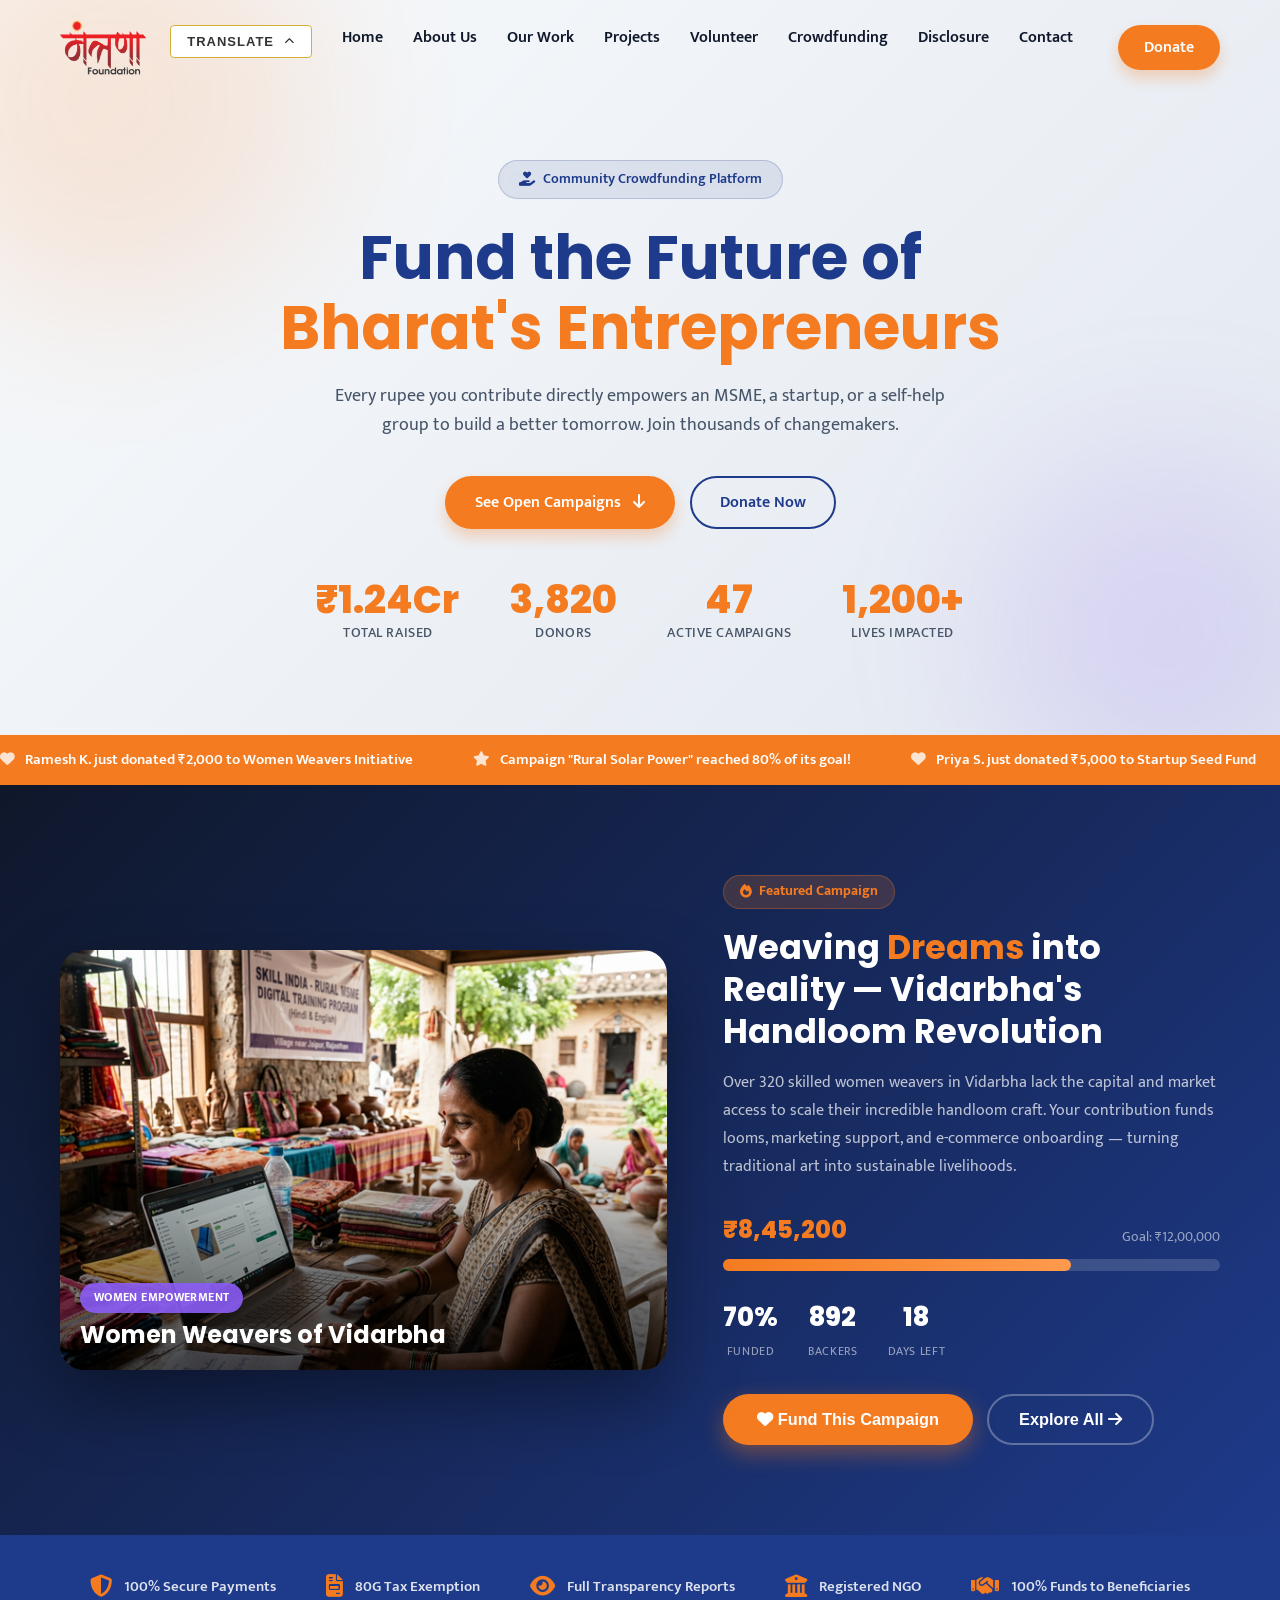
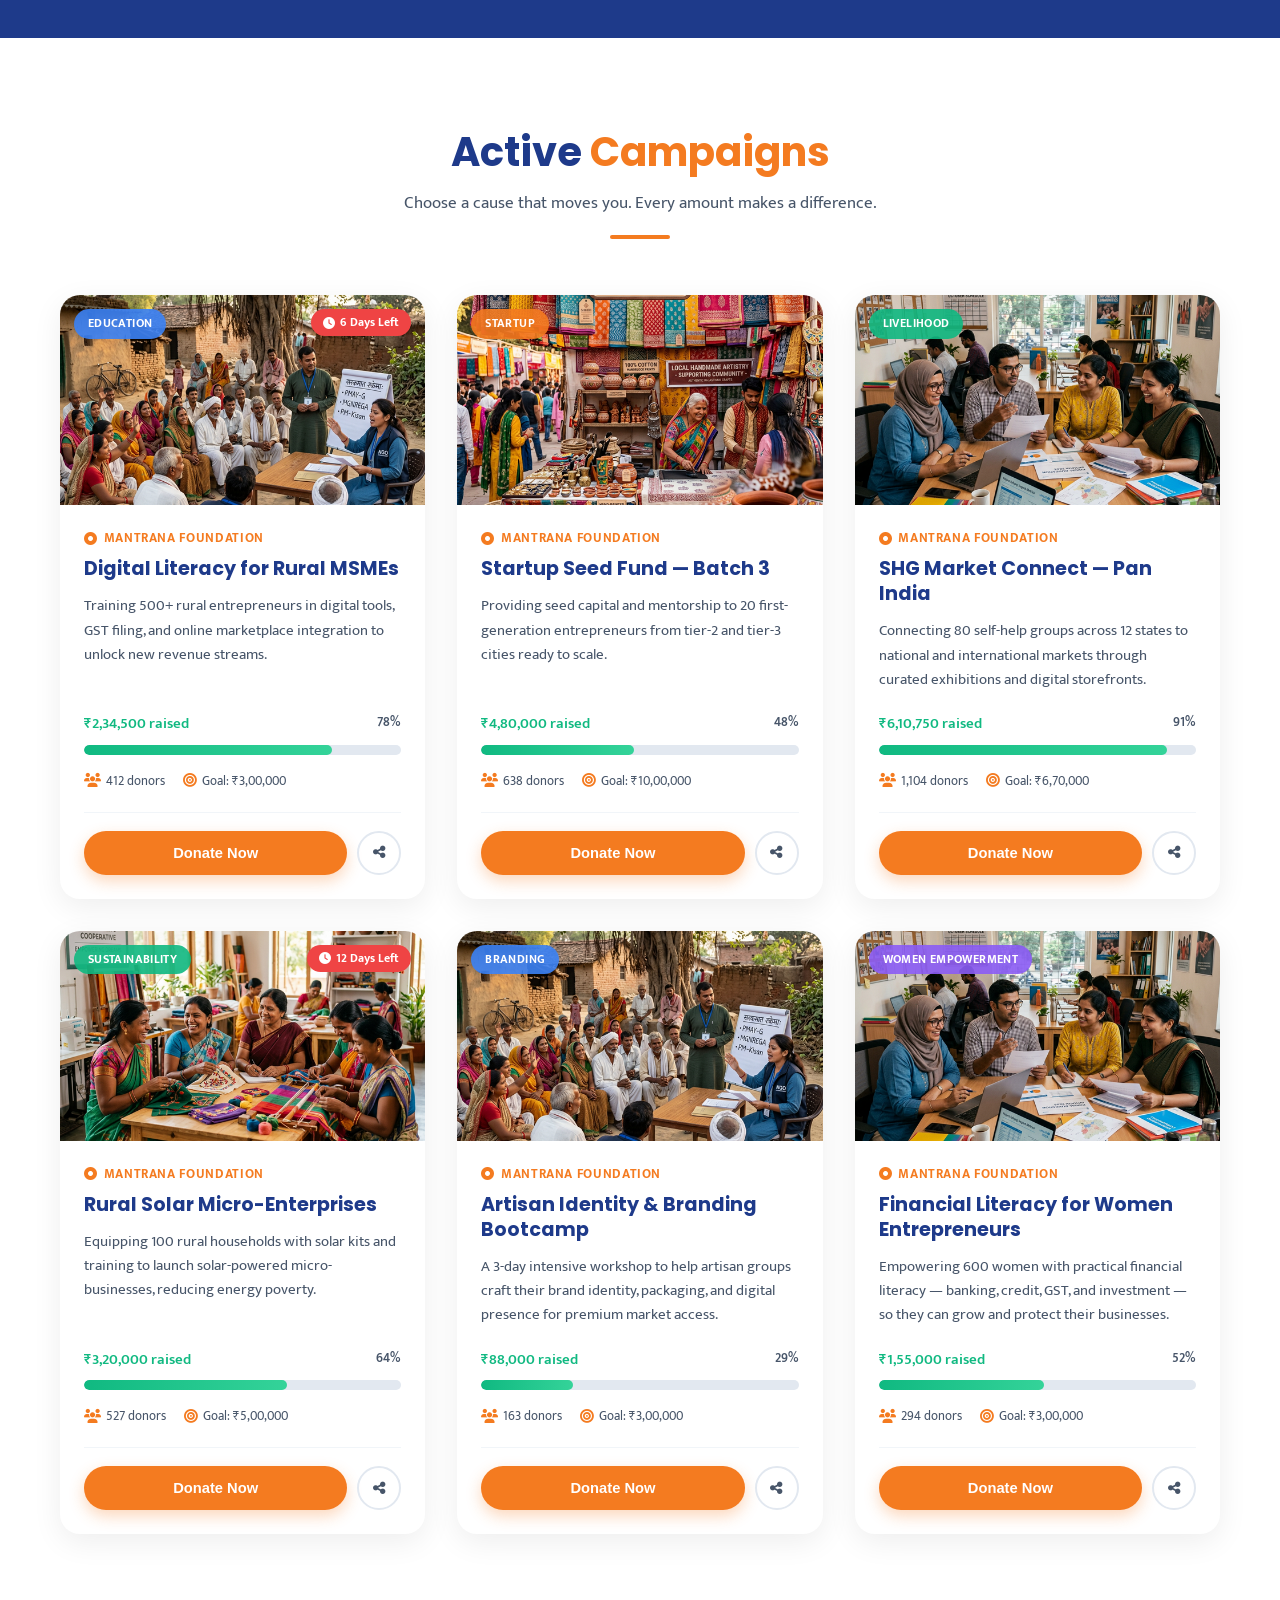
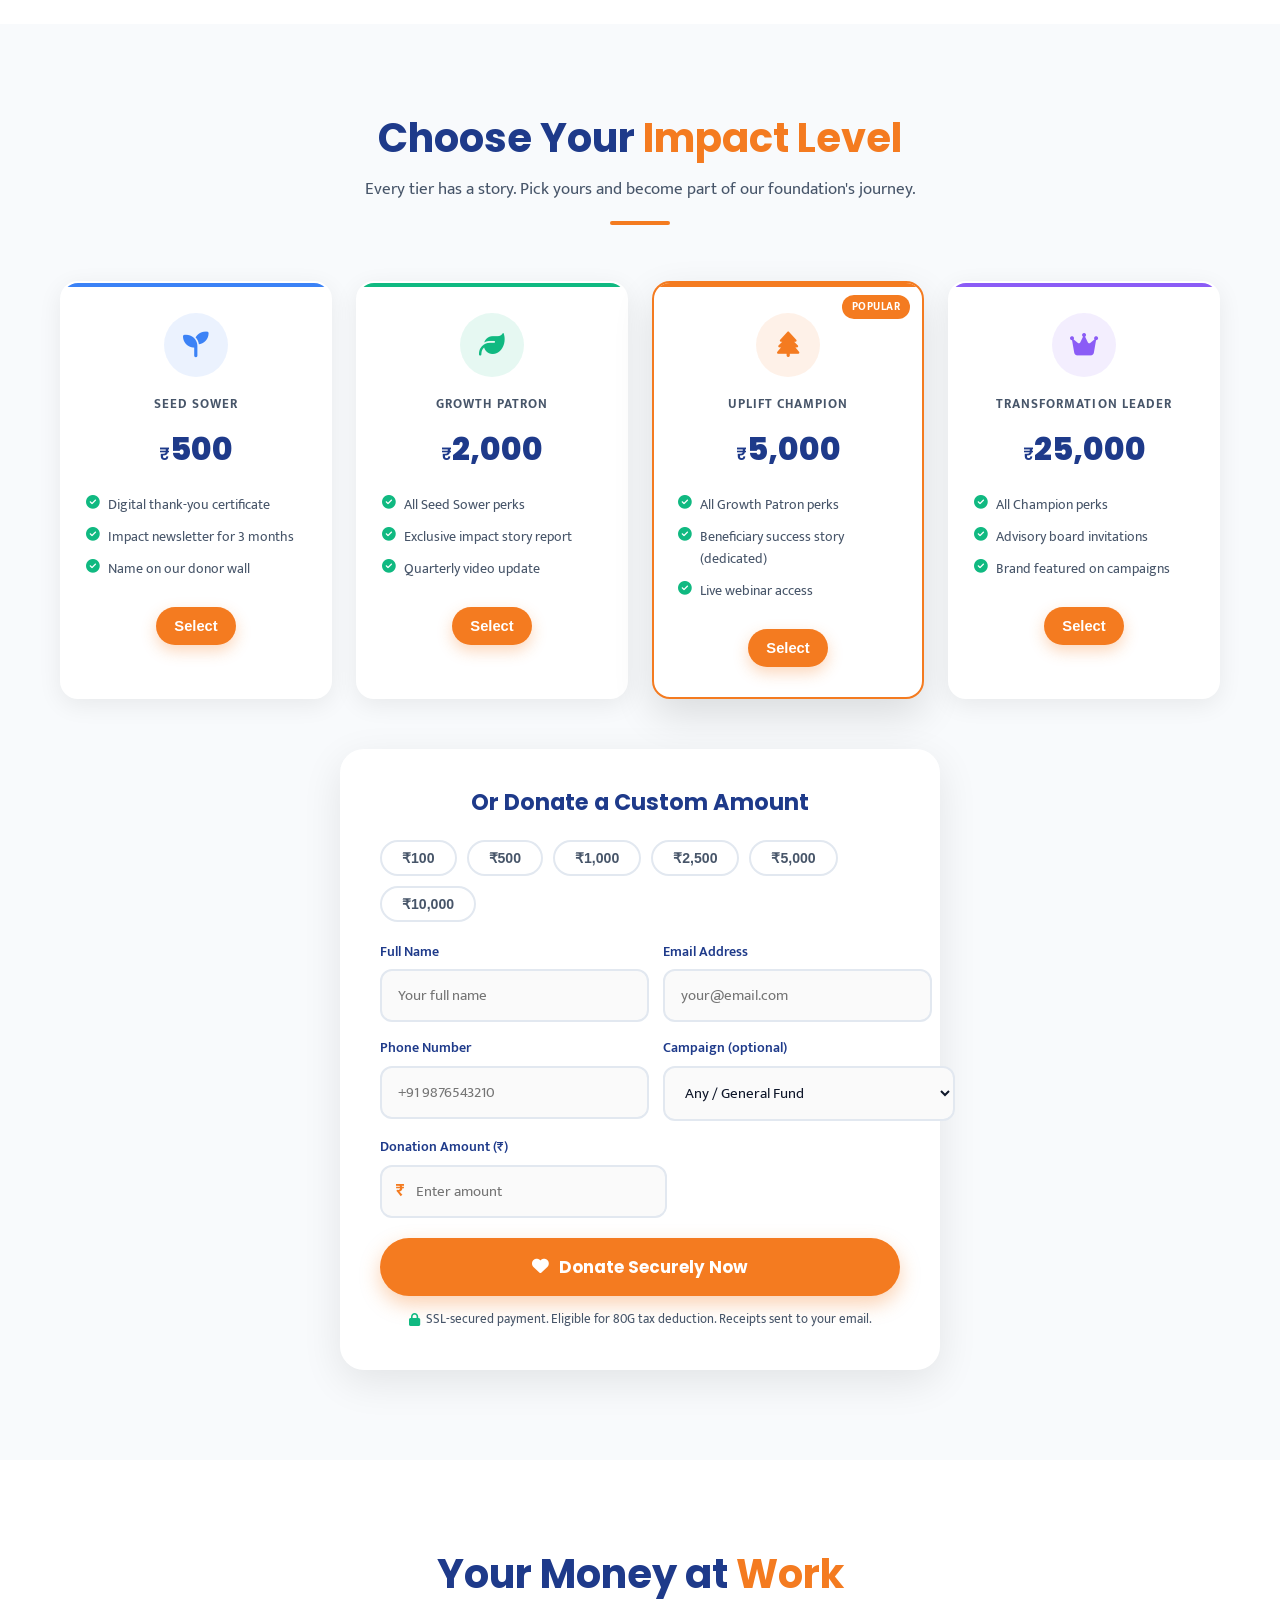
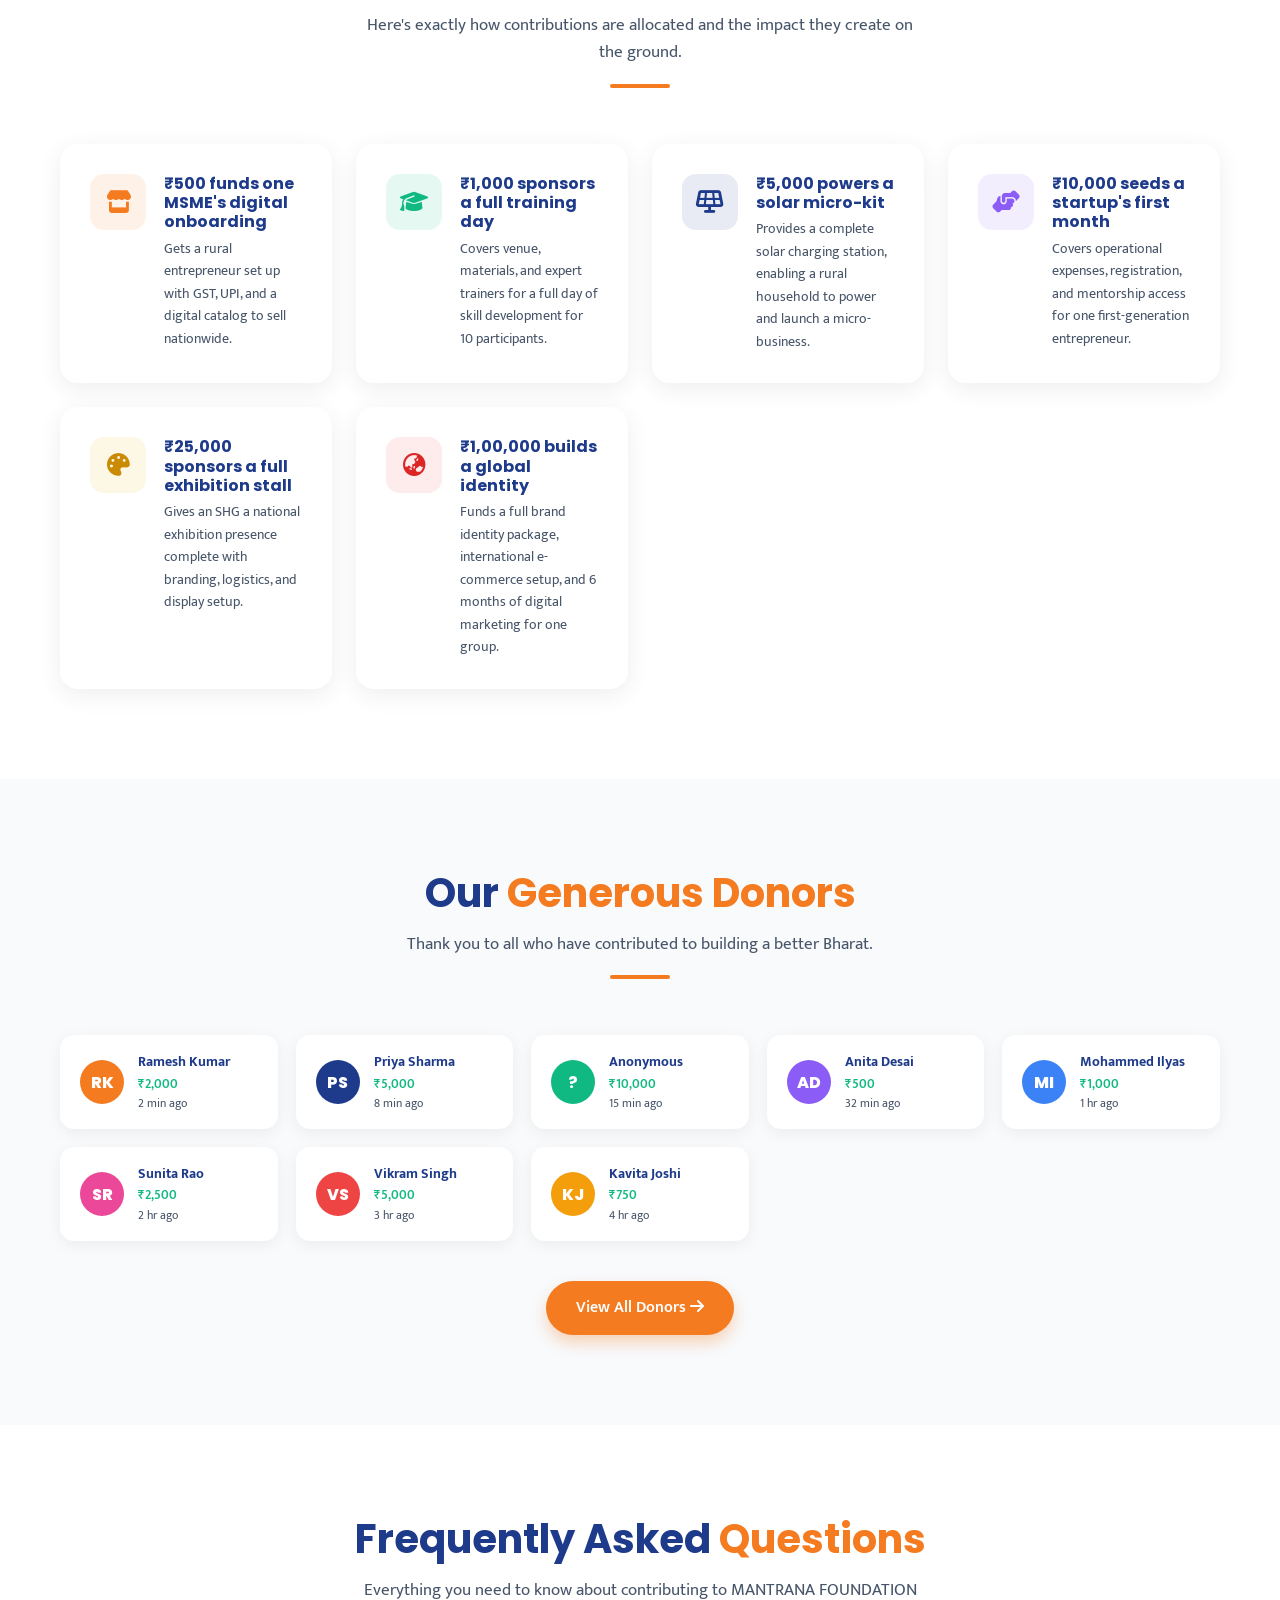
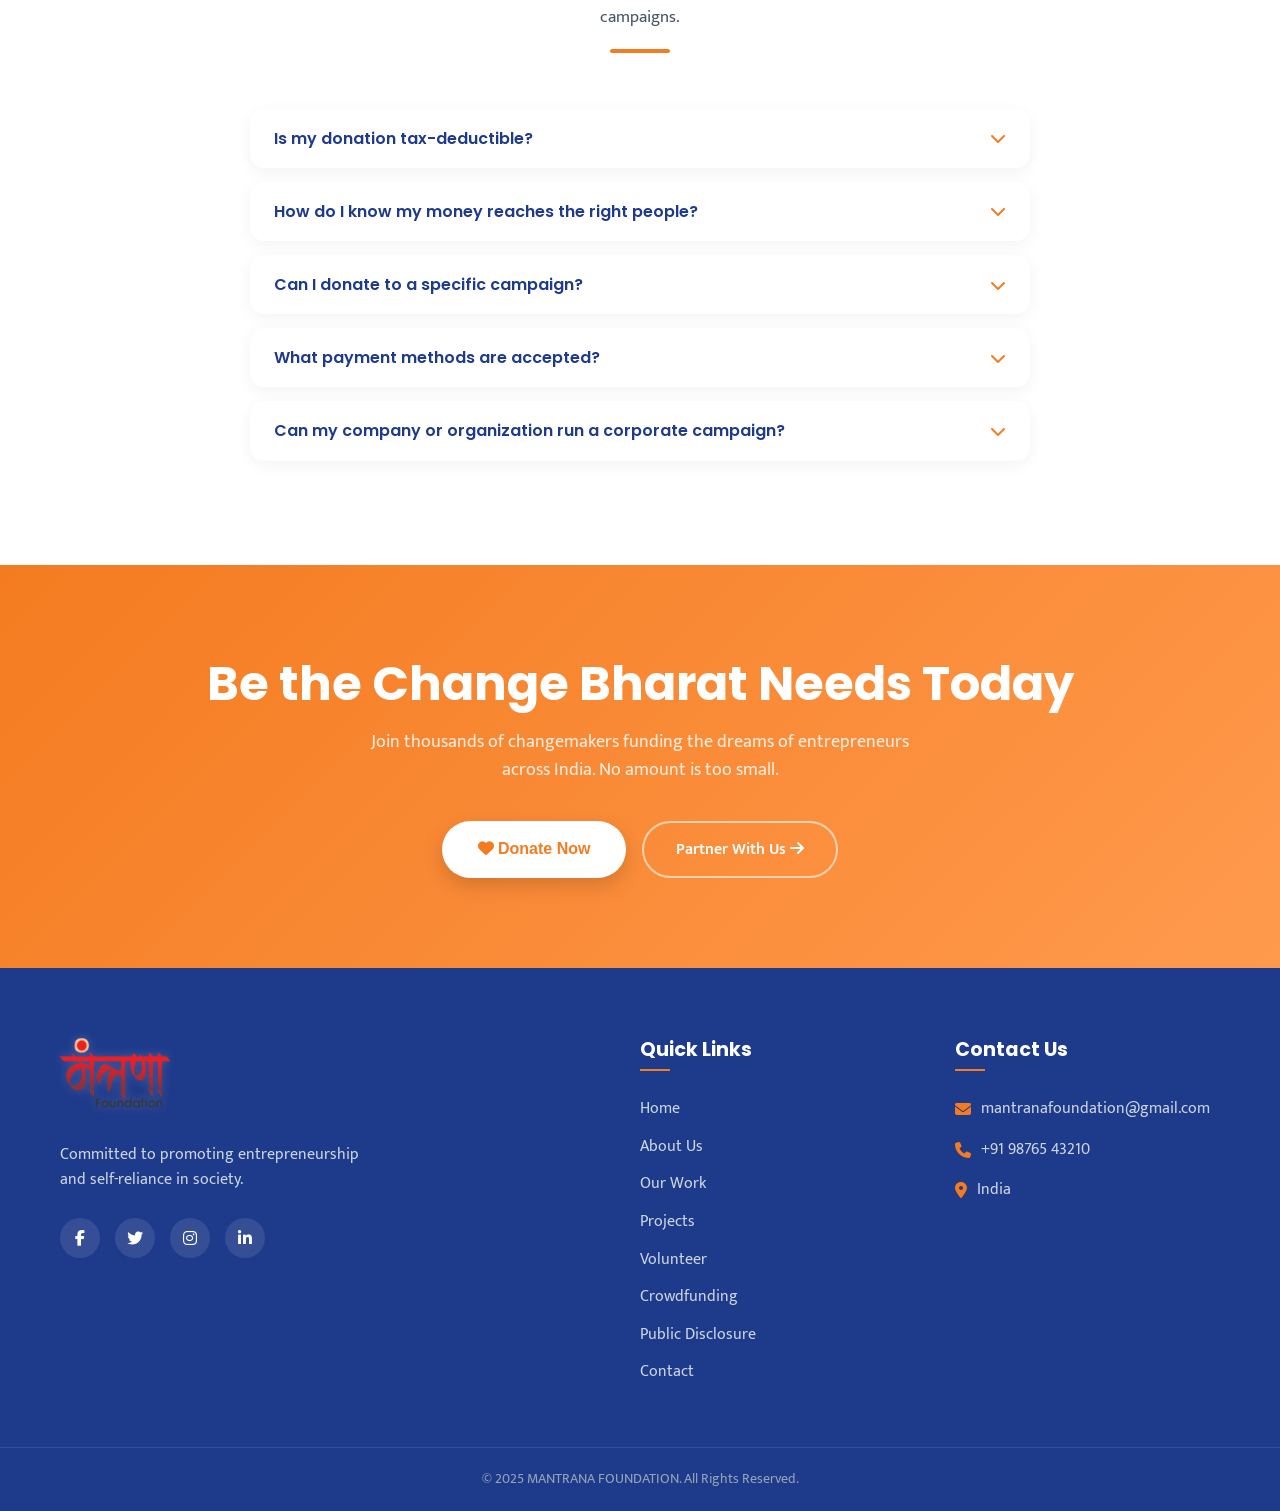
<file: crowdfund.html>
<!DOCTYPE html>
<html lang="en">

<head>
    <meta charset="UTF-8">
    <meta name="viewport" content="width=device-width, initial-scale=1.0">
    <meta name="description"
        content="Support MANTRANA FOUNDATION's crowdfunding campaigns. Help us empower MSMEs, startups, and self-help groups across India.">
    <title>Fund a Cause | MANTRANA FOUNDATION</title>
    <link rel="preconnect" href="https://fonts.googleapis.com">
    <link rel="preconnect" href="https://fonts.gstatic.com" crossorigin>
    <link
        href="https://fonts.googleapis.com/css2?family=Mukta:wght@300;400;500;600;700&family=Poppins:wght@400;500;600;700;800&display=swap"
        rel="stylesheet">
    <link rel="stylesheet" href="https://cdnjs.cloudflare.com/ajax/libs/font-awesome/6.4.0/css/all.min.css">
    <link rel="stylesheet" href="styles.css">
    <style>
        /* ── Crowdfund Page Variables ── */
        :root {
            --cf-green: #10B981;
            --cf-green-light: rgba(16, 185, 129, 0.12);
            --cf-orange: #F47B20;
            --cf-blue: #1E3A8A;
            --cf-purple: #8B5CF6;
            --cf-purple-light: rgba(139, 92, 246, 0.12);
            --cf-card-radius: 20px;
        }

        /* ── Page Hero ── */
        .cf-hero {
            position: relative;
            padding: 160px 0 90px;
            background: linear-gradient(135deg, #F8FAFC 0%, #E2E8F0 100%);
            overflow: hidden;
            text-align: center;
        }

        .cf-hero .shape {
            position: absolute;
            border-radius: 50%;
            filter: blur(80px);
            opacity: 0.15;
        }

        .cf-hero .shape-1 {
            top: -15%;
            left: -8%;
            width: 420px;
            height: 420px;
            background: var(--cf-orange);
        }

        .cf-hero .shape-2 {
            bottom: -10%;
            right: -5%;
            width: 360px;
            height: 360px;
            background: var(--cf-purple);
        }

        .cf-hero-content {
            position: relative;
            z-index: 2;
        }

        .cf-hero .hero-eyebrow {
            display: inline-flex;
            align-items: center;
            gap: 8px;
            padding: 7px 20px;
            background: rgba(30, 58, 138, 0.1);
            border: 1px solid rgba(30, 58, 138, 0.2);
            border-radius: 50px;
            color: var(--cf-blue);
            font-size: 0.9rem;
            font-weight: 600;
            margin-bottom: 24px;
            backdrop-filter: blur(6px);
        }

        .cf-hero h1 {
            font-size: clamp(2.2rem, 5vw, 3.8rem);
            color: var(--cf-blue);
            margin-bottom: 18px;
            line-height: 1.15;
        }

        .cf-hero h1 span {
            color: var(--cf-orange);
        }

        .cf-hero p {
            font-size: 1.15rem;
            color: var(--text-muted);
            max-width: 620px;
            margin: 0 auto 36px;
        }

        /* Hero Stats Strip */
        .cf-stats-strip {
            display: flex;
            justify-content: center;
            gap: 50px;
            flex-wrap: wrap;
            margin-top: 52px;
            position: relative;
            z-index: 2;
        }

        .cf-stat-item {
            text-align: center;
            color: var(--cf-blue);
        }

        .cf-stat-number {
            font-size: 2.4rem;
            font-weight: 800;
            font-family: 'Poppins', sans-serif;
            color: var(--cf-orange);
            display: block;
            line-height: 1;
        }

        .cf-stat-label {
            font-size: 0.88rem;
            color: var(--text-muted);
            margin-top: 6px;
            font-weight: 500;
            text-transform: uppercase;
            letter-spacing: 0.04em;
        }

        /* ── Live Ticker Banner ── */
        .cf-ticker {
            background: var(--cf-orange);
            padding: 12px 0;
            overflow: hidden;
            white-space: nowrap;
        }

        .cf-ticker-track {
            display: inline-flex;
            animation: ticker 30s linear infinite;
            gap: 60px;
        }

        .cf-ticker-item {
            color: #fff;
            font-weight: 600;
            font-size: 0.92rem;
            display: inline-flex;
            align-items: center;
            gap: 10px;
        }

        .cf-ticker-item i {
            opacity: 0.8;
        }

        @keyframes ticker {
            0% { transform: translateX(0); }
            100% { transform: translateX(-50%); }
        }

        /* ── Section: Active Campaigns ── */
        .cf-section {
            padding: 90px 0;
        }

        .cf-section.bg-light { background: var(--bg-light); }

        .cf-section-header {
            text-align: center;
            margin-bottom: 56px;
        }

        .cf-section-header h2 {
            font-size: 2.5rem;
            color: var(--cf-blue);
            margin-bottom: 14px;
        }

        .cf-section-header h2 span { color: var(--cf-orange); }

        .cf-section-header p {
            color: var(--text-muted);
            font-size: 1.05rem;
            max-width: 560px;
            margin: 0 auto;
        }

        .cf-section-divider {
            height: 4px;
            width: 60px;
            background: var(--cf-orange);
            margin: 18px auto 0;
            border-radius: 2px;
        }

        /* ── Campaign Cards Grid ── */
        .cf-campaigns-grid {
            display: grid;
            grid-template-columns: repeat(auto-fill, minmax(340px, 1fr));
            gap: 32px;
        }

        .cf-card {
            background: #fff;
            border-radius: var(--cf-card-radius);
            box-shadow: 0 8px 30px rgba(0, 0, 0, 0.07);
            overflow: hidden;
            transition: transform 0.32s cubic-bezier(0.25, 0.8, 0.25, 1),
                        box-shadow 0.32s cubic-bezier(0.25, 0.8, 0.25, 1);
            display: flex;
            flex-direction: column;
        }

        .cf-card:hover {
            transform: translateY(-8px);
            box-shadow: 0 20px 50px rgba(0, 0, 0, 0.12);
        }

        .cf-card-image {
            position: relative;
            height: 210px;
            overflow: hidden;
        }

        .cf-card-image img {
            width: 100%;
            height: 100%;
            object-fit: cover;
            transition: transform 0.5s ease;
        }

        .cf-card:hover .cf-card-image img {
            transform: scale(1.06);
        }

        .cf-card-badge {
            position: absolute;
            top: 14px;
            left: 14px;
            padding: 5px 14px;
            border-radius: 50px;
            font-size: 0.78rem;
            font-weight: 700;
            letter-spacing: 0.03em;
            text-transform: uppercase;
        }

        .badge-education { background: rgba(59,130,246,0.9); color:#fff; }
        .badge-women { background: rgba(139,92,246,0.9); color:#fff; }
        .badge-livelihood { background: rgba(16,185,129,0.9); color:#fff; }
        .badge-startup { background: rgba(244,123,32,0.9); color:#fff; }

        .cf-urgency-badge {
            position: absolute;
            top: 14px;
            right: 14px;
            background: #EF4444;
            color: #fff;
            padding: 4px 12px;
            border-radius: 50px;
            font-size: 0.75rem;
            font-weight: 700;
            display: flex;
            align-items: center;
            gap: 5px;
            animation: pulse-badge 2s ease-in-out infinite;
        }

        @keyframes pulse-badge {
            0%, 100% { opacity: 1; }
            50% { opacity: 0.7; }
        }

        .cf-card-body {
            padding: 24px;
            flex: 1;
            display: flex;
            flex-direction: column;
        }

        .cf-card-org {
            font-size: 0.8rem;
            color: var(--cf-orange);
            font-weight: 700;
            text-transform: uppercase;
            letter-spacing: 0.05em;
            margin-bottom: 8px;
            display: flex;
            align-items: center;
            gap: 6px;
        }

        .cf-card-title {
            font-size: 1.2rem;
            font-weight: 700;
            color: var(--cf-blue);
            margin-bottom: 12px;
            line-height: 1.3;
        }

        .cf-card-desc {
            font-size: 0.92rem;
            color: var(--text-muted);
            line-height: 1.65;
            margin-bottom: 20px;
            flex: 1;
        }

        /* Progress Bar */
        .cf-progress-wrap {
            margin-bottom: 16px;
        }

        .cf-progress-meta {
            display: flex;
            justify-content: space-between;
            font-size: 0.82rem;
            font-weight: 600;
            margin-bottom: 8px;
            color: var(--text-muted);
        }

        .cf-progress-raised { color: var(--cf-green); font-size: 0.95rem; }

        .cf-progress-bar-bg {
            background: #E2E8F0;
            border-radius: 50px;
            height: 10px;
            overflow: hidden;
        }

        .cf-progress-bar-fill {
            height: 100%;
            border-radius: 50px;
            background: linear-gradient(90deg, var(--cf-green), #34D399);
            transition: width 1.4s cubic-bezier(0.25, 0.8, 0.25, 1);
            position: relative;
            overflow: hidden;
        }

        .cf-progress-bar-fill::after {
            content: '';
            position: absolute;
            top: 0; left: -100%;
            width: 60%;
            height: 100%;
            background: linear-gradient(90deg, transparent, rgba(255,255,255,0.4), transparent);
            animation: shimmer-bar 2.5s infinite;
        }

        @keyframes shimmer-bar {
            to { left: 200%; }
        }

        .cf-card-stats {
            display: flex;
            gap: 18px;
            font-size: 0.82rem;
            color: var(--text-muted);
            margin-bottom: 20px;
        }

        .cf-card-stats span {
            display: flex;
            align-items: center;
            gap: 5px;
        }

        .cf-card-stats i {
            color: var(--cf-orange);
            font-size: 0.85rem;
        }

        .cf-card-footer {
            border-top: 1px solid #F1F5F9;
            padding-top: 18px;
            display: flex;
            gap: 10px;
        }

        .cf-btn-donate {
            flex: 1;
            text-align: center;
            padding: 11px 18px;
            background: var(--cf-orange);
            color: #fff;
            border-radius: 50px;
            font-weight: 700;
            font-size: 0.92rem;
            transition: all 0.3s ease;
            cursor: pointer;
            border: none;
            box-shadow: 0 6px 15px rgba(244,123,32,0.3);
        }

        .cf-btn-donate:hover {
            background: #cc5c0c;
            transform: translateY(-2px);
            box-shadow: 0 10px 22px rgba(244,123,32,0.4);
        }

        .cf-btn-share {
            width: 44px;
            height: 44px;
            border: 2px solid #E2E8F0;
            border-radius: 50%;
            display: flex;
            align-items: center;
            justify-content: center;
            color: var(--text-muted);
            cursor: pointer;
            background: transparent;
            transition: all 0.3s ease;
            font-size: 0.9rem;
        }

        .cf-btn-share:hover {
            border-color: var(--cf-orange);
            color: var(--cf-orange);
            background: rgba(244,123,32,0.06);
        }

        /* ── Featured / Hero Campaign ── */
        .cf-featured {
            padding: 90px 0;
            background: linear-gradient(135deg, #0F172A 0%, #1e3a8a 100%);
        }

        .cf-featured-grid {
            display: grid;
            grid-template-columns: 1.1fr 0.9fr;
            gap: 56px;
            align-items: center;
        }

        .cf-featured-image-wrap {
            position: relative;
            border-radius: 24px;
            overflow: hidden;
            box-shadow: 0 30px 70px rgba(0,0,0,0.4);
        }

        .cf-featured-image-wrap img {
            width: 100%;
            height: 420px;
            object-fit: cover;
            display: block;
        }

        .cf-featured-overlay {
            position: absolute;
            inset: 0;
            background: linear-gradient(to top, rgba(0,0,0,0.7) 0%, transparent 60%);
        }

        .cf-featured-image-label {
            position: absolute;
            bottom: 20px;
            left: 20px;
            right: 20px;
            color: #fff;
        }

        .cf-featured-image-label .cf-card-badge {
            position: static;
            display: inline-block;
            margin-bottom: 8px;
        }

        .cf-featured-image-label h3 {
            font-size: 1.5rem;
            font-weight: 700;
        }

        .cf-featured-content { }

        .cf-featured-eyebrow {
            display: inline-flex;
            align-items: center;
            gap: 7px;
            padding: 5px 16px;
            background: rgba(244,123,32,0.18);
            border: 1px solid rgba(244,123,32,0.3);
            border-radius: 50px;
            color: var(--cf-orange);
            font-size: 0.85rem;
            font-weight: 700;
            margin-bottom: 18px;
        }

        .cf-featured-title {
            font-size: 2.1rem;
            color: #fff;
            margin-bottom: 16px;
            line-height: 1.25;
        }

        .cf-featured-title span { color: var(--cf-orange); }

        .cf-featured-desc {
            color: rgba(255,255,255,0.72);
            font-size: 1rem;
            line-height: 1.75;
            margin-bottom: 30px;
        }

        .cf-featured-progress-wrap { margin-bottom: 26px; }

        .cf-featured-progress-meta {
            display: flex;
            justify-content: space-between;
            margin-bottom: 10px;
        }

        .cf-featured-progress-meta .amount {
            font-size: 1.5rem;
            font-weight: 800;
            color: var(--cf-orange);
            font-family: 'Poppins', sans-serif;
        }

        .cf-featured-progress-meta .goal {
            font-size: 0.9rem;
            color: rgba(255,255,255,0.55);
            align-self: flex-end;
        }

        .cf-featured-progress-bar-bg {
            background: rgba(255,255,255,0.15);
            border-radius: 50px;
            height: 12px;
        }

        .cf-featured-progress-bar-fill {
            height: 100%;
            border-radius: 50px;
            background: linear-gradient(90deg, var(--cf-orange), #FF9A4D);
            position: relative;
            overflow: hidden;
        }

        .cf-featured-progress-bar-fill::after {
            content: '';
            position: absolute;
            top: 0; left: -100%;
            width: 60%;
            height: 100%;
            background: linear-gradient(90deg, transparent, rgba(255,255,255,0.35), transparent);
            animation: shimmer-bar 2.5s infinite;
        }

        .cf-featured-kpis {
            display: flex;
            gap: 30px;
            margin-bottom: 30px;
        }

        .cf-featured-kpi {
            text-align: center;
        }

        .cf-featured-kpi .val {
            font-size: 1.6rem;
            font-weight: 800;
            color: #fff;
            display: block;
            font-family: 'Poppins', sans-serif;
        }

        .cf-featured-kpi .lbl {
            font-size: 0.78rem;
            color: rgba(255,255,255,0.55);
            text-transform: uppercase;
            letter-spacing: 0.05em;
        }

        .cf-featured-actions {
            display: flex;
            gap: 14px;
            flex-wrap: wrap;
        }

        .btn-featured-donate {
            padding: 14px 34px;
            background: var(--cf-orange);
            color: #fff;
            border-radius: 50px;
            font-weight: 700;
            font-size: 1.02rem;
            transition: all 0.3s ease;
            box-shadow: 0 8px 22px rgba(244,123,32,0.4);
            border: none;
            cursor: pointer;
        }

        .btn-featured-donate:hover {
            background: #cc5c0c;
            transform: translateY(-3px);
            box-shadow: 0 14px 30px rgba(244,123,32,0.5);
        }

        .btn-featured-learn {
            padding: 14px 30px;
            border: 2px solid rgba(255,255,255,0.3);
            color: #fff;
            border-radius: 50px;
            font-weight: 600;
            font-size: 1.02rem;
            transition: all 0.3s ease;
            background: transparent;
            cursor: pointer;
        }

        .btn-featured-learn:hover {
            background: rgba(255,255,255,0.1);
            border-color: rgba(255,255,255,0.6);
        }

        /* ── Donation Tiers ── */
        .cf-tiers-grid {
            display: grid;
            grid-template-columns: repeat(auto-fill, minmax(230px, 1fr));
            gap: 24px;
        }

        .cf-tier {
            background: #fff;
            border-radius: 18px;
            padding: 30px 24px;
            text-align: center;
            box-shadow: 0 6px 24px rgba(0,0,0,0.07);
            border: 2px solid transparent;
            cursor: pointer;
            transition: all 0.3s ease;
            position: relative;
            overflow: hidden;
        }

        .cf-tier::before {
            content: '';
            position: absolute;
            top: 0; left: 0; right: 0;
            height: 4px;
            background: var(--tier-color, var(--cf-orange));
        }

        .cf-tier:hover, .cf-tier.active {
            border-color: var(--tier-color, var(--cf-orange));
            transform: translateY(-6px);
            box-shadow: 0 16px 40px rgba(0,0,0,0.12);
        }

        .cf-tier-icon {
            width: 64px;
            height: 64px;
            border-radius: 50%;
            display: flex;
            align-items: center;
            justify-content: center;
            margin: 0 auto 18px;
            font-size: 1.6rem;
            background: var(--tier-bg, rgba(244,123,32,0.1));
            color: var(--tier-color, var(--cf-orange));
        }

        .cf-tier-name {
            font-size: 0.8rem;
            text-transform: uppercase;
            letter-spacing: 0.08em;
            font-weight: 700;
            color: var(--text-muted);
            margin-bottom: 8px;
        }

        .cf-tier-amount {
            font-size: 2rem;
            font-weight: 800;
            color: var(--cf-blue);
            font-family: 'Poppins', sans-serif;
            margin-bottom: 14px;
        }

        .cf-tier-amount span { font-size: 1.1rem; font-weight: 600; }

        .cf-tier-perks {
            list-style: none;
            padding: 0;
            margin: 0 0 22px;
            text-align: left;
        }

        .cf-tier-perks li {
            font-size: 0.86rem;
            color: var(--text-muted);
            padding: 5px 0;
            display: flex;
            align-items: flex-start;
            gap: 8px;
        }

        .cf-tier-perks li i {
            color: var(--cf-green);
            margin-top: 2px;
            flex-shrink: 0;
        }

        .cf-popular-badge {
            position: absolute;
            top: 12px;
            right: 12px;
            background: var(--cf-orange);
            color: #fff;
            font-size: 0.7rem;
            font-weight: 700;
            padding: 3px 10px;
            border-radius: 50px;
            text-transform: uppercase;
            letter-spacing: 0.04em;
        }

        /* ── Custom Amount Form ── */
        .cf-custom-form {
            max-width: 600px;
            margin: 50px auto 0;
            background: #fff;
            border-radius: 24px;
            padding: 40px;
            box-shadow: 0 12px 40px rgba(0,0,0,0.09);
        }

        .cf-custom-form h3 {
            font-size: 1.4rem;
            color: var(--cf-blue);
            margin-bottom: 24px;
            text-align: center;
        }

        .cf-form-row {
            display: flex;
            gap: 14px;
            margin-bottom: 16px;
        }

        .cf-form-group {
            flex: 1;
            display: flex;
            flex-direction: column;
            gap: 6px;
        }

        .cf-form-group label {
            font-size: 0.85rem;
            font-weight: 600;
            color: var(--cf-blue);
        }

        .cf-form-group input,
        .cf-form-group select {
            padding: 12px 16px;
            border: 2px solid #E2E8F0;
            border-radius: 12px;
            font-size: 0.95rem;
            font-family: 'Mukta', sans-serif;
            color: var(--text-dark);
            transition: border-color 0.25s ease;
            outline: none;
            background: #FAFAFA;
        }

        .cf-form-group input:focus,
        .cf-form-group select:focus {
            border-color: var(--cf-orange);
            background: #fff;
            box-shadow: 0 0 0 4px rgba(244,123,32,0.1);
        }

        .cf-amount-input-wrap {
            position: relative;
        }

        .cf-amount-input-wrap .currency-sym {
            position: absolute;
            left: 16px;
            top: 50%;
            transform: translateY(-50%);
            font-weight: 700;
            color: var(--cf-orange);
            font-size: 1.1rem;
        }

        .cf-amount-input-wrap input {
            padding-left: 34px;
        }

        .cf-quick-amounts {
            display: flex;
            gap: 10px;
            flex-wrap: wrap;
            margin-bottom: 20px;
        }

        .cf-quick-btn {
            padding: 8px 20px;
            border: 2px solid #E2E8F0;
            border-radius: 50px;
            font-weight: 700;
            font-size: 0.88rem;
            cursor: pointer;
            background: transparent;
            color: var(--text-muted);
            transition: all 0.25s ease;
        }

        .cf-quick-btn:hover, .cf-quick-btn.active {
            border-color: var(--cf-orange);
            color: var(--cf-orange);
            background: rgba(244,123,32,0.07);
        }

        .cf-submit-btn {
            width: 100%;
            padding: 16px;
            background: var(--cf-orange);
            color: #fff;
            border: none;
            border-radius: 50px;
            font-size: 1.05rem;
            font-weight: 700;
            cursor: pointer;
            transition: all 0.3s ease;
            box-shadow: 0 8px 20px rgba(244,123,32,0.35);
            display: flex;
            align-items: center;
            justify-content: center;
            gap: 10px;
            font-family: 'Poppins', sans-serif;
        }

        .cf-submit-btn:hover {
            background: #cc5c0c;
            transform: translateY(-2px);
            box-shadow: 0 14px 30px rgba(244,123,32,0.45);
        }

        .cf-form-note {
            text-align: center;
            font-size: 0.8rem;
            color: var(--text-muted);
            margin-top: 14px;
            display: flex;
            align-items: center;
            justify-content: center;
            gap: 6px;
        }

        .cf-form-note i { color: var(--cf-green); }

        /* ── Impact Wall ── */
        .cf-impact-grid {
            display: grid;
            grid-template-columns: repeat(auto-fill, minmax(260px, 1fr));
            gap: 24px;
        }

        .cf-impact-card {
            background: #fff;
            border-radius: 18px;
            padding: 30px;
            box-shadow: 0 6px 24px rgba(0,0,0,0.07);
            display: flex;
            gap: 18px;
            align-items: flex-start;
            transition: all 0.3s ease;
        }

        .cf-impact-card:hover {
            transform: translateY(-5px);
            box-shadow: 0 16px 40px rgba(0,0,0,0.1);
        }

        .cf-impact-icon {
            width: 56px;
            height: 56px;
            border-radius: 14px;
            display: flex;
            align-items: center;
            justify-content: center;
            font-size: 1.4rem;
            flex-shrink: 0;
        }

        .cf-impact-icon.i1 { background: rgba(244,123,32,0.1); color: var(--cf-orange); }
        .cf-impact-icon.i2 { background: rgba(16,185,129,0.1); color: var(--cf-green); }
        .cf-impact-icon.i3 { background: rgba(30,58,138,0.1); color: var(--cf-blue); }
        .cf-impact-icon.i4 { background: rgba(139,92,246,0.1); color: var(--cf-purple); }
        .cf-impact-icon.i5 { background: rgba(234,179,8,0.1); color: #CA8A04; }
        .cf-impact-icon.i6 { background: rgba(239,68,68,0.1); color: #DC2626; }

        .cf-impact-text h4 {
            font-size: 1rem;
            color: var(--cf-blue);
            margin-bottom: 6px;
        }

        .cf-impact-text p {
            font-size: 0.88rem;
            color: var(--text-muted);
            line-height: 1.6;
        }

        /* ── Donor Wall ── */
        .cf-donors-grid {
            display: grid;
            grid-template-columns: repeat(auto-fill, minmax(200px, 1fr));
            gap: 18px;
            margin-bottom: 40px;
        }

        .cf-donor-pill {
            background: #fff;
            border-radius: 14px;
            padding: 16px 20px;
            box-shadow: 0 4px 16px rgba(0,0,0,0.06);
            display: flex;
            align-items: center;
            gap: 14px;
            transition: all 0.3s ease;
        }

        .cf-donor-pill:hover {
            transform: translateY(-3px);
            box-shadow: 0 10px 28px rgba(0,0,0,0.1);
        }

        .cf-donor-avatar {
            width: 44px;
            height: 44px;
            border-radius: 50%;
            display: flex;
            align-items: center;
            justify-content: center;
            font-weight: 800;
            font-size: 1rem;
            color: #fff;
            flex-shrink: 0;
            font-family: 'Poppins', sans-serif;
        }

        .cf-donor-info .name {
            font-size: 0.9rem;
            font-weight: 700;
            color: var(--cf-blue);
        }

        .cf-donor-info .amount {
            font-size: 0.8rem;
            color: var(--cf-green);
            font-weight: 600;
        }

        .cf-donor-info .time {
            font-size: 0.72rem;
            color: var(--text-muted);
        }

        /* ── FAQ Accordion ── */
        .cf-faq-list {
            max-width: 780px;
            margin: 0 auto;
        }

        .cf-faq-item {
            background: #fff;
            border-radius: 14px;
            margin-bottom: 14px;
            box-shadow: 0 4px 16px rgba(0,0,0,0.05);
            overflow: hidden;
            transition: box-shadow 0.3s ease;
        }

        .cf-faq-item.open {
            box-shadow: 0 8px 30px rgba(0,0,0,0.1);
        }

        .cf-faq-question {
            padding: 20px 24px;
            cursor: pointer;
            display: flex;
            justify-content: space-between;
            align-items: center;
            gap: 16px;
        }

        .cf-faq-question h4 {
            font-size: 1rem;
            font-weight: 600;
            color: var(--cf-blue);
        }

        .cf-faq-question i {
            color: var(--cf-orange);
            transition: transform 0.3s ease;
            flex-shrink: 0;
        }

        .cf-faq-item.open .cf-faq-question i {
            transform: rotate(180deg);
        }

        .cf-faq-answer {
            max-height: 0;
            overflow: hidden;
            transition: max-height 0.4s ease;
        }

        .cf-faq-item.open .cf-faq-answer {
            max-height: 300px;
        }

        .cf-faq-answer p {
            padding: 0 24px 20px;
            font-size: 0.93rem;
            color: var(--text-muted);
            line-height: 1.7;
        }

        /* ── Trust Badges ── */
        .cf-trust-bar {
            padding: 40px 0;
            background: var(--cf-blue);
        }

        .cf-trust-items {
            display: flex;
            justify-content: center;
            gap: 50px;
            flex-wrap: wrap;
        }

        .cf-trust-item {
            display: flex;
            align-items: center;
            gap: 12px;
            color: rgba(255,255,255,0.85);
            font-weight: 600;
            font-size: 0.92rem;
        }

        .cf-trust-item i {
            font-size: 1.4rem;
            color: var(--cf-orange);
        }

        /* ── CTA Banner ── */
        .cf-cta {
            padding: 90px 0;
            background: linear-gradient(135deg, #F47B20 0%, #FF9A4D 100%);
            text-align: center;
        }

        .cf-cta h2 {
            font-size: clamp(1.9rem, 4vw, 3rem);
            color: #fff;
            margin-bottom: 16px;
        }

        .cf-cta p {
            color: rgba(255,255,255,0.85);
            font-size: 1.1rem;
            max-width: 540px;
            margin: 0 auto 36px;
        }

        .cf-cta-btns {
            display: flex;
            gap: 16px;
            justify-content: center;
            flex-wrap: wrap;
        }

        .btn-cta-white {
            padding: 14px 36px;
            background: #fff;
            color: var(--cf-orange);
            border-radius: 50px;
            font-weight: 700;
            font-size: 1rem;
            border: none;
            cursor: pointer;
            transition: all 0.3s ease;
            box-shadow: 0 8px 20px rgba(0,0,0,0.15);
        }

        .btn-cta-white:hover {
            transform: translateY(-3px);
            box-shadow: 0 14px 30px rgba(0,0,0,0.2);
        }

        .btn-cta-outline {
            padding: 14px 32px;
            border: 2px solid rgba(255,255,255,0.6);
            color: #fff;
            border-radius: 50px;
            font-weight: 600;
            font-size: 1rem;
            background: transparent;
            cursor: pointer;
            transition: all 0.3s ease;
        }

        .btn-cta-outline:hover {
            background: rgba(255,255,255,0.12);
            border-color: #fff;
        }

        /* ── Modal ── */
        .cf-modal-overlay {
            position: fixed;
            inset: 0;
            background: rgba(0,0,0,0.6);
            backdrop-filter: blur(6px);
            z-index: 9000;
            display: flex;
            align-items: center;
            justify-content: center;
            opacity: 0;
            pointer-events: none;
            transition: opacity 0.3s ease;
        }

        .cf-modal-overlay.open {
            opacity: 1;
            pointer-events: all;
        }

        .cf-modal {
            background: #fff;
            border-radius: 24px;
            padding: 40px;
            max-width: 500px;
            width: 90%;
            position: relative;
            transform: scale(0.92);
            transition: transform 0.3s ease;
            box-shadow: 0 30px 80px rgba(0,0,0,0.25);
        }

        .cf-modal-overlay.open .cf-modal {
            transform: scale(1);
        }

        .cf-modal-close {
            position: absolute;
            top: 18px;
            right: 18px;
            width: 36px;
            height: 36px;
            border-radius: 50%;
            background: #F1F5F9;
            border: none;
            cursor: pointer;
            display: flex;
            align-items: center;
            justify-content: center;
            color: var(--text-muted);
            font-size: 1rem;
            transition: all 0.2s ease;
        }

        .cf-modal-close:hover { background: #E2E8F0; }

        .cf-modal-campaign-name {
            font-size: 0.82rem;
            font-weight: 700;
            text-transform: uppercase;
            letter-spacing: 0.05em;
            color: var(--cf-orange);
            margin-bottom: 10px;
        }

        .cf-modal h3 {
            font-size: 1.5rem;
            color: var(--cf-blue);
            margin-bottom: 24px;
        }

        /* ── Animations ── */
        @keyframes fadeInUp {
            from { opacity: 0; transform: translateY(24px); }
            to { opacity: 1; transform: translateY(0); }
        }

        .cf-anim { opacity: 0; }
        .cf-anim.visible { animation: fadeInUp 0.6s ease forwards; }
        .cf-anim:nth-child(1) { animation-delay: 0s; }
        .cf-anim:nth-child(2) { animation-delay: 0.1s; }
        .cf-anim:nth-child(3) { animation-delay: 0.2s; }
        .cf-anim:nth-child(4) { animation-delay: 0.3s; }

        /* ── Responsive ── */
        @media (max-width: 768px) {
            .cf-featured-grid { grid-template-columns: 1fr; }
            .cf-featured-image-wrap img { height: 280px; }
            .cf-featured-kpis { gap: 20px; }
            .cf-custom-form { padding: 28px 20px; }
            .cf-form-row { flex-direction: column; }
            .cf-stats-strip { gap: 30px; }
            .cf-campaigns-grid { grid-template-columns: 1fr; }
            .nav-links { display: none; }
        }
    </style>
</head>

<body>

    <!-- ── Navbar (shared) ── -->
    <nav class="navbar scrolled" id="mainNav">
        <div class="container nav-container">
            <a href="index.html" class="logo">
                <img src="assets/Mantarna_Foundation_4.jpg-removebg-preview.png" alt="MANTRANA FOUNDATION Logo"
                    class="logo-img">
            </a>
            <div class="nav-links">
                <div class="premium-translate" id="premiumTranslate">
                    <button class="translate-btn" id="translateBtn">
                        TRANSLATE <i class="fas fa-chevron-up"></i>
                    </button>
                    <div class="translate-dropdown" id="translateDropdown">
                        <div class="translate-header">
                            <h3>Select Language</h3>
                            <p>INSTANT PAGE TRANSLATION</p>
                        </div>
                        <div class="translate-list" id="languageList">
                            <div class="translate-item active" data-lang="en">
                                <span class="dot"></span> English
                            </div>
                            <div class="translate-item" data-lang="as">
                                <span class="dot"></span> Assamese
                            </div>
                            <div class="translate-item" data-lang="hi">
                                <span class="dot"></span> Awadhi
                            </div>
                            <div class="translate-item" data-lang="hi">
                                <span class="dot"></span> Bodo
                            </div>
                            <div class="translate-item" data-lang="bn">
                                <span class="dot"></span> Bengali
                            </div>
                            <div class="translate-item" data-lang="hi">
                                <span class="dot"></span> Bhojpuri
                            </div>
                            <div class="translate-item" data-lang="hi">
                                <span class="dot"></span> Hindi
                            </div>
                        </div>
                    </div>
                </div>
                <div id="google_translate_element"></div>
                <a href="index.html" class="nav-link">Home</a>
                <a href="about.html" class="nav-link">About Us</a>
                <a href="services.html" class="nav-link">Our Work</a>
                <a href="projects.html" class="nav-link">Projects</a>
                <a href="volunteer.html" class="nav-link">Volunteer</a>
                <a href="crowdfund.html" class="nav-link active">Crowdfunding</a>
                <a href="disclosure.html" class="nav-link">Disclosure</a>
                <a href="contact.html" class="nav-link">Contact</a>
                <a href="donate.html" class="btn btn-primary nav-donate-btn">Donate</a>
            </div>
            <button class="menu-btn" id="menuBtn" aria-label="Toggle menu">
                <i class="fas fa-bars"></i>
            </button>
        </div>
    </nav>

    <!-- ── Hero ── -->
    <header class="cf-hero">
        <div class="shape shape-1"></div>
        <div class="shape shape-2"></div>
        <div class="cf-hero-content container">
            <div class="hero-eyebrow">
                <i class="fas fa-hand-holding-heart"></i>
                Community Crowdfunding Platform
            </div>
            <h1>Fund the Future of<br><span>Bharat's Entrepreneurs</span></h1>
            <p>Every rupee you contribute directly empowers an MSME, a startup, or a self-help group to build a
                better tomorrow. Join thousands of changemakers.</p>
            <div class="hero-actions" style="justify-content:center;">
                <a href="#campaigns" class="btn btn-primary">See Open Campaigns <i class="fas fa-arrow-down"></i></a>
                <a href="#donate-form" class="btn btn-outline" style="border-color:var(--cf-blue);color:var(--cf-blue);">Donate Now</a>
            </div>

            <div class="cf-stats-strip">
                <div class="cf-stat-item">
                    <span class="cf-stat-number" data-count="12450000" data-prefix="₹" data-suffix="">₹1.24Cr</span>
                    <span class="cf-stat-label">Total Raised</span>
                </div>
                <div class="cf-stat-item">
                    <span class="cf-stat-number" data-count="3820">3,820</span>
                    <span class="cf-stat-label">Donors</span>
                </div>
                <div class="cf-stat-item">
                    <span class="cf-stat-number" data-count="47">47</span>
                    <span class="cf-stat-label">Active Campaigns</span>
                </div>
                <div class="cf-stat-item">
                    <span class="cf-stat-number" data-count="1200">1,200+</span>
                    <span class="cf-stat-label">Lives Impacted</span>
                </div>
            </div>
        </div>
    </header>

    <!-- ── Live Ticker ── -->
    <div class="cf-ticker" aria-hidden="true">
        <div class="cf-ticker-track">
            <span class="cf-ticker-item"><i class="fas fa-heart"></i> Ramesh K. just donated ₹2,000 to Women Weavers Initiative</span>
            <span class="cf-ticker-item"><i class="fas fa-star"></i> Campaign "Rural Solar Power" reached 80% of its goal!</span>
            <span class="cf-ticker-item"><i class="fas fa-heart"></i> Priya S. just donated ₹5,000 to Startup Seed Fund</span>
            <span class="cf-ticker-item"><i class="fas fa-trophy"></i> "Digital Didi" campaign fully funded! 🎉</span>
            <span class="cf-ticker-item"><i class="fas fa-heart"></i> Anonymous just donated ₹10,000</span>
            <span class="cf-ticker-item"><i class="fas fa-star"></i> New campaign launched: Artisan Market Connect</span>
            <!-- duplicate for seamless loop -->
            <span class="cf-ticker-item"><i class="fas fa-heart"></i> Ramesh K. just donated ₹2,000 to Women Weavers Initiative</span>
            <span class="cf-ticker-item"><i class="fas fa-star"></i> Campaign "Rural Solar Power" reached 80% of its goal!</span>
            <span class="cf-ticker-item"><i class="fas fa-heart"></i> Priya S. just donated ₹5,000 to Startup Seed Fund</span>
            <span class="cf-ticker-item"><i class="fas fa-trophy"></i> "Digital Didi" campaign fully funded! 🎉</span>
            <span class="cf-ticker-item"><i class="fas fa-heart"></i> Anonymous just donated ₹10,000</span>
            <span class="cf-ticker-item"><i class="fas fa-star"></i> New campaign launched: Artisan Market Connect</span>
        </div>
    </div>

    <!-- ── Featured Campaign ── -->
    <section class="cf-featured">
        <div class="container">
            <div class="cf-featured-grid">
                <div class="cf-featured-image-wrap">
                    <img src="project1-image.png" alt="Women Entrepreneurs Initiative">
                    <div class="cf-featured-overlay"></div>
                    <div class="cf-featured-image-label">
                        <span class="cf-card-badge badge-women">Women Empowerment</span>
                        <h3>Women Weavers of Vidarbha</h3>
                    </div>
                </div>
                <div class="cf-featured-content">
                    <div class="cf-featured-eyebrow">
                        <i class="fas fa-fire"></i> Featured Campaign
                    </div>
                    <h2 class="cf-featured-title">Weaving <span>Dreams</span> into Reality — Vidarbha's Handloom Revolution</h2>
                    <p class="cf-featured-desc">
                        Over 320 skilled women weavers in Vidarbha lack the capital and market access to scale their incredible handloom craft. 
                        Your contribution funds looms, marketing support, and e-commerce onboarding — turning traditional art into sustainable livelihoods.
                    </p>
                    <div class="cf-featured-progress-wrap">
                        <div class="cf-featured-progress-meta">
                            <span class="amount">₹8,45,200</span>
                            <span class="goal">Goal: ₹12,00,000</span>
                        </div>
                        <div class="cf-featured-progress-bar-bg">
                            <div class="cf-featured-progress-bar-fill" style="width: 70%;" data-width="70"></div>
                        </div>
                    </div>
                    <div class="cf-featured-kpis">
                        <div class="cf-featured-kpi">
                            <span class="val">70%</span>
                            <span class="lbl">Funded</span>
                        </div>
                        <div class="cf-featured-kpi">
                            <span class="val">892</span>
                            <span class="lbl">Backers</span>
                        </div>
                        <div class="cf-featured-kpi">
                            <span class="val">18</span>
                            <span class="lbl">Days Left</span>
                        </div>
                    </div>
                    <div class="cf-featured-actions">
                        <button class="btn-featured-donate" onclick="openModal('Women Weavers of Vidarbha')">
                            <i class="fas fa-heart"></i> Fund This Campaign
                        </button>
                        <button class="btn-featured-learn" onclick="document.getElementById('campaigns').scrollIntoView({behavior:'smooth'})">
                            Explore All <i class="fas fa-arrow-right"></i>
                        </button>
                    </div>
                </div>
            </div>
        </div>
    </section>

    <!-- ── Trust Bar ── -->
    <div class="cf-trust-bar">
        <div class="container">
            <div class="cf-trust-items">
                <div class="cf-trust-item">
                    <i class="fas fa-shield-halved"></i>
                    <span>100% Secure Payments</span>
                </div>
                <div class="cf-trust-item">
                    <i class="fas fa-file-invoice"></i>
                    <span>80G Tax Exemption</span>
                </div>
                <div class="cf-trust-item">
                    <i class="fas fa-eye"></i>
                    <span>Full Transparency Reports</span>
                </div>
                <div class="cf-trust-item">
                    <i class="fas fa-building-columns"></i>
                    <span>Registered NGO</span>
                </div>
                <div class="cf-trust-item">
                    <i class="fas fa-handshake"></i>
                    <span>100% Funds to Beneficiaries</span>
                </div>
            </div>
        </div>
    </div>

    <!-- ── Active Campaigns ── -->
    <section id="campaigns" class="cf-section">
        <div class="container">
            <div class="cf-section-header">
                <h2>Active <span>Campaigns</span></h2>
                <p>Choose a cause that moves you. Every amount makes a difference.</p>
                <div class="cf-section-divider"></div>
            </div>

            <div class="cf-campaigns-grid">

                <!-- Card 1 -->
                <div class="cf-card cf-anim">
                    <div class="cf-card-image">
                        <img src="mission-image.png" alt="Digital Literacy Campaign">
                        <span class="cf-card-badge badge-education">Education</span>
                        <span class="cf-urgency-badge"><i class="fas fa-clock"></i> 6 Days Left</span>
                    </div>
                    <div class="cf-card-body">
                        <div class="cf-card-org"><i class="fas fa-circle-dot"></i> MANTRANA FOUNDATION</div>
                        <h3 class="cf-card-title">Digital Literacy for Rural MSMEs</h3>
                        <p class="cf-card-desc">Training 500+ rural entrepreneurs in digital tools, GST filing, and online marketplace integration to unlock new revenue streams.</p>
                        <div class="cf-progress-wrap">
                            <div class="cf-progress-meta">
                                <span class="cf-progress-raised">₹2,34,500 raised</span>
                                <span>78%</span>
                            </div>
                            <div class="cf-progress-bar-bg">
                                <div class="cf-progress-bar-fill" style="width:0%" data-width="78"></div>
                            </div>
                        </div>
                        <div class="cf-card-stats">
                            <span><i class="fas fa-users"></i> 412 donors</span>
                            <span><i class="fas fa-bullseye"></i> Goal: ₹3,00,000</span>
                        </div>
                        <div class="cf-card-footer">
                            <button class="cf-btn-donate" onclick="openModal('Digital Literacy for Rural MSMEs')">Donate Now</button>
                            <button class="cf-btn-share" onclick="shareCard('Digital Literacy for Rural MSMEs')" title="Share"><i class="fas fa-share-nodes"></i></button>
                        </div>
                    </div>
                </div>

                <!-- Card 2 -->
                <div class="cf-card cf-anim">
                    <div class="cf-card-image">
                        <img src="services-image.png" alt="Startup Seed Fund">
                        <span class="cf-card-badge badge-startup">Startup</span>
                    </div>
                    <div class="cf-card-body">
                        <div class="cf-card-org"><i class="fas fa-circle-dot"></i> MANTRANA FOUNDATION</div>
                        <h3 class="cf-card-title">Startup Seed Fund — Batch 3</h3>
                        <p class="cf-card-desc">Providing seed capital and mentorship to 20 first-generation entrepreneurs from tier-2 and tier-3 cities ready to scale.</p>
                        <div class="cf-progress-wrap">
                            <div class="cf-progress-meta">
                                <span class="cf-progress-raised">₹4,80,000 raised</span>
                                <span>48%</span>
                            </div>
                            <div class="cf-progress-bar-bg">
                                <div class="cf-progress-bar-fill" style="width:0%" data-width="48"></div>
                            </div>
                        </div>
                        <div class="cf-card-stats">
                            <span><i class="fas fa-users"></i> 638 donors</span>
                            <span><i class="fas fa-bullseye"></i> Goal: ₹10,00,000</span>
                        </div>
                        <div class="cf-card-footer">
                            <button class="cf-btn-donate" onclick="openModal('Startup Seed Fund — Batch 3')">Donate Now</button>
                            <button class="cf-btn-share" onclick="shareCard('Startup Seed Fund — Batch 3')" title="Share"><i class="fas fa-share-nodes"></i></button>
                        </div>
                    </div>
                </div>

                <!-- Card 3 -->
                <div class="cf-card cf-anim">
                    <div class="cf-card-image">
                        <img src="about-image.png" alt="SHG Market Connect">
                        <span class="cf-card-badge badge-livelihood">Livelihood</span>
                    </div>
                    <div class="cf-card-body">
                        <div class="cf-card-org"><i class="fas fa-circle-dot"></i> MANTRANA FOUNDATION</div>
                        <h3 class="cf-card-title">SHG Market Connect — Pan India</h3>
                        <p class="cf-card-desc">Connecting 80 self-help groups across 12 states to national and international markets through curated exhibitions and digital storefronts.</p>
                        <div class="cf-progress-wrap">
                            <div class="cf-progress-meta">
                                <span class="cf-progress-raised">₹6,10,750 raised</span>
                                <span>91%</span>
                            </div>
                            <div class="cf-progress-bar-bg">
                                <div class="cf-progress-bar-fill" style="width:0%" data-width="91"></div>
                            </div>
                        </div>
                        <div class="cf-card-stats">
                            <span><i class="fas fa-users"></i> 1,104 donors</span>
                            <span><i class="fas fa-bullseye"></i> Goal: ₹6,70,000</span>
                        </div>
                        <div class="cf-card-footer">
                            <button class="cf-btn-donate" onclick="openModal('SHG Market Connect — Pan India')">Donate Now</button>
                            <button class="cf-btn-share" onclick="shareCard('SHG Market Connect — Pan India')" title="Share"><i class="fas fa-share-nodes"></i></button>
                        </div>
                    </div>
                </div>

                <!-- Card 4 -->
                <div class="cf-card cf-anim">
                    <div class="cf-card-image">
                        <img src="hero-image.png" alt="Solar Micro-Enterprise">
                        <span class="cf-card-badge badge-livelihood">Sustainability</span>
                        <span class="cf-urgency-badge"><i class="fas fa-clock"></i> 12 Days Left</span>
                    </div>
                    <div class="cf-card-body">
                        <div class="cf-card-org"><i class="fas fa-circle-dot"></i> MANTRANA FOUNDATION</div>
                        <h3 class="cf-card-title">Rural Solar Micro-Enterprises</h3>
                        <p class="cf-card-desc">Equipping 100 rural households with solar kits and training to launch solar-powered micro-businesses, reducing energy poverty.</p>
                        <div class="cf-progress-wrap">
                            <div class="cf-progress-meta">
                                <span class="cf-progress-raised">₹3,20,000 raised</span>
                                <span>64%</span>
                            </div>
                            <div class="cf-progress-bar-bg">
                                <div class="cf-progress-bar-fill" style="width:0%" data-width="64"></div>
                            </div>
                        </div>
                        <div class="cf-card-stats">
                            <span><i class="fas fa-users"></i> 527 donors</span>
                            <span><i class="fas fa-bullseye"></i> Goal: ₹5,00,000</span>
                        </div>
                        <div class="cf-card-footer">
                            <button class="cf-btn-donate" onclick="openModal('Rural Solar Micro-Enterprises')">Donate Now</button>
                            <button class="cf-btn-share" onclick="shareCard('Rural Solar Micro-Enterprises')" title="Share"><i class="fas fa-share-nodes"></i></button>
                        </div>
                    </div>
                </div>

                <!-- Card 5 -->
                <div class="cf-card cf-anim">
                    <div class="cf-card-image">
                        <img src="mission-image.png" alt="Artisan Branding">
                        <span class="cf-card-badge badge-education">Branding</span>
                    </div>
                    <div class="cf-card-body">
                        <div class="cf-card-org"><i class="fas fa-circle-dot"></i> MANTRANA FOUNDATION</div>
                        <h3 class="cf-card-title">Artisan Identity &amp; Branding Bootcamp</h3>
                        <p class="cf-card-desc">A 3-day intensive workshop to help artisan groups craft their brand identity, packaging, and digital presence for premium market access.</p>
                        <div class="cf-progress-wrap">
                            <div class="cf-progress-meta">
                                <span class="cf-progress-raised">₹88,000 raised</span>
                                <span>29%</span>
                            </div>
                            <div class="cf-progress-bar-bg">
                                <div class="cf-progress-bar-fill" style="width:0%" data-width="29"></div>
                            </div>
                        </div>
                        <div class="cf-card-stats">
                            <span><i class="fas fa-users"></i> 163 donors</span>
                            <span><i class="fas fa-bullseye"></i> Goal: ₹3,00,000</span>
                        </div>
                        <div class="cf-card-footer">
                            <button class="cf-btn-donate" onclick="openModal('Artisan Identity & Branding Bootcamp')">Donate Now</button>
                            <button class="cf-btn-share" onclick="shareCard('Artisan Identity & Branding Bootcamp')" title="Share"><i class="fas fa-share-nodes"></i></button>
                        </div>
                    </div>
                </div>

                <!-- Card 6 -->
                <div class="cf-card cf-anim">
                    <div class="cf-card-image">
                        <img src="about-image.png" alt="Women in Finance">
                        <span class="cf-card-badge badge-women">Women Empowerment</span>
                    </div>
                    <div class="cf-card-body">
                        <div class="cf-card-org"><i class="fas fa-circle-dot"></i> MANTRANA FOUNDATION</div>
                        <h3 class="cf-card-title">Financial Literacy for Women Entrepreneurs</h3>
                        <p class="cf-card-desc">Empowering 600 women with practical financial literacy — banking, credit, GST, and investment — so they can grow and protect their businesses.</p>
                        <div class="cf-progress-wrap">
                            <div class="cf-progress-meta">
                                <span class="cf-progress-raised">₹1,55,000 raised</span>
                                <span>52%</span>
                            </div>
                            <div class="cf-progress-bar-bg">
                                <div class="cf-progress-bar-fill" style="width:0%" data-width="52"></div>
                            </div>
                        </div>
                        <div class="cf-card-stats">
                            <span><i class="fas fa-users"></i> 294 donors</span>
                            <span><i class="fas fa-bullseye"></i> Goal: ₹3,00,000</span>
                        </div>
                        <div class="cf-card-footer">
                            <button class="cf-btn-donate" onclick="openModal('Financial Literacy for Women Entrepreneurs')">Donate Now</button>
                            <button class="cf-btn-share" onclick="shareCard('Financial Literacy for Women Entrepreneurs')" title="Share"><i class="fas fa-share-nodes"></i></button>
                        </div>
                    </div>
                </div>

            </div>
        </div>
    </section>

    <!-- ── Donation Tiers ── -->
    <section class="cf-section bg-light" id="donate-form">
        <div class="container">
            <div class="cf-section-header">
                <h2>Choose Your <span>Impact Level</span></h2>
                <p>Every tier has a story. Pick yours and become part of our foundation's journey.</p>
                <div class="cf-section-divider"></div>
            </div>

            <div class="cf-tiers-grid">

                <div class="cf-tier cf-anim" style="--tier-color:#3B82F6; --tier-bg:rgba(59,130,246,0.1);"
                    onclick="selectTier(this, 500)">
                    <div class="cf-tier-icon"><i class="fas fa-seedling"></i></div>
                    <div class="cf-tier-name">Seed Sower</div>
                    <div class="cf-tier-amount"><span>₹</span>500</div>
                    <ul class="cf-tier-perks">
                        <li><i class="fas fa-check-circle"></i> Digital thank-you certificate</li>
                        <li><i class="fas fa-check-circle"></i> Impact newsletter for 3 months</li>
                        <li><i class="fas fa-check-circle"></i> Name on our donor wall</li>
                    </ul>
                    <button class="cf-btn-donate">Select</button>
                </div>

                <div class="cf-tier cf-anim" style="--tier-color:#10B981; --tier-bg:rgba(16,185,129,0.1);"
                    onclick="selectTier(this, 2000)">
                    <div class="cf-tier-icon"><i class="fas fa-leaf"></i></div>
                    <div class="cf-tier-name">Growth Patron</div>
                    <div class="cf-tier-amount"><span>₹</span>2,000</div>
                    <ul class="cf-tier-perks">
                        <li><i class="fas fa-check-circle"></i> All Seed Sower perks</li>
                        <li><i class="fas fa-check-circle"></i> Exclusive impact story report</li>
                        <li><i class="fas fa-check-circle"></i> Quarterly video update</li>
                    </ul>
                    <button class="cf-btn-donate">Select</button>
                </div>

                <div class="cf-tier cf-anim active" style="--tier-color:#F47B20; --tier-bg:rgba(244,123,32,0.1);"
                    onclick="selectTier(this, 5000)">
                    <div class="cf-popular-badge">Popular</div>
                    <div class="cf-tier-icon"><i class="fas fa-tree"></i></div>
                    <div class="cf-tier-name">Uplift Champion</div>
                    <div class="cf-tier-amount"><span>₹</span>5,000</div>
                    <ul class="cf-tier-perks">
                        <li><i class="fas fa-check-circle"></i> All Growth Patron perks</li>
                        <li><i class="fas fa-check-circle"></i> Beneficiary success story (dedicated)</li>
                        <li><i class="fas fa-check-circle"></i> Live webinar access</li>
                    </ul>
                    <button class="cf-btn-donate">Select</button>
                </div>

                <div class="cf-tier cf-anim" style="--tier-color:#8B5CF6; --tier-bg:rgba(139,92,246,0.1);"
                    onclick="selectTier(this, 25000)">
                    <div class="cf-tier-icon"><i class="fas fa-crown"></i></div>
                    <div class="cf-tier-name">Transformation Leader</div>
                    <div class="cf-tier-amount"><span>₹</span>25,000</div>
                    <ul class="cf-tier-perks">
                        <li><i class="fas fa-check-circle"></i> All Champion perks</li>
                        <li><i class="fas fa-check-circle"></i> Advisory board invitations</li>
                        <li><i class="fas fa-check-circle"></i> Brand featured on campaigns</li>
                    </ul>
                    <button class="cf-btn-donate">Select</button>
                </div>

            </div>

            <!-- Custom Amount Form -->
            <div class="cf-custom-form cf-anim" id="customDonateForm">
                <h3>Or Donate a Custom Amount</h3>
                <div class="cf-quick-amounts">
                    <button class="cf-quick-btn" onclick="setAmount(100, this)">₹100</button>
                    <button class="cf-quick-btn" onclick="setAmount(500, this)">₹500</button>
                    <button class="cf-quick-btn" onclick="setAmount(1000, this)">₹1,000</button>
                    <button class="cf-quick-btn" onclick="setAmount(2500, this)">₹2,500</button>
                    <button class="cf-quick-btn" onclick="setAmount(5000, this)">₹5,000</button>
                    <button class="cf-quick-btn" onclick="setAmount(10000, this)">₹10,000</button>
                </div>
                <div class="cf-form-row">
                    <div class="cf-form-group">
                        <label for="donorName">Full Name</label>
                        <input type="text" id="donorName" placeholder="Your full name">
                    </div>
                    <div class="cf-form-group">
                        <label for="donorEmail">Email Address</label>
                        <input type="email" id="donorEmail" placeholder="your@email.com">
                    </div>
                </div>
                <div class="cf-form-row">
                    <div class="cf-form-group">
                        <label for="donorPhone">Phone Number</label>
                        <input type="tel" id="donorPhone" placeholder="+91 9876543210">
                    </div>
                    <div class="cf-form-group">
                        <label for="donorCampaign">Campaign (optional)</label>
                        <select id="donorCampaign">
                            <option value="">Any / General Fund</option>
                            <option>Women Weavers of Vidarbha</option>
                            <option>Digital Literacy for Rural MSMEs</option>
                            <option>Startup Seed Fund — Batch 3</option>
                            <option>SHG Market Connect — Pan India</option>
                            <option>Rural Solar Micro-Enterprises</option>
                            <option>Artisan Identity & Branding Bootcamp</option>
                            <option>Financial Literacy for Women</option>
                        </select>
                    </div>
                </div>
                <div class="cf-form-group" style="margin-bottom:20px;">
                    <label for="donorAmount">Donation Amount (₹)</label>
                    <div class="cf-amount-input-wrap">
                        <span class="currency-sym">₹</span>
                        <input type="number" id="donorAmount" placeholder="Enter amount" min="10">
                    </div>
                </div>
                <button class="cf-submit-btn" id="submitDonationBtn" onclick="handleDonation()">
                    <i class="fas fa-heart"></i> Donate Securely Now
                </button>
                <p class="cf-form-note">
                    <i class="fas fa-lock"></i>
                    SSL-secured payment. Eligible for 80G tax deduction. Receipts sent to your email.
                </p>
            </div>
        </div>
    </section>

    <!-- ── Your Impact ── -->
    <section class="cf-section">
        <div class="container">
            <div class="cf-section-header">
                <h2>Your Money at <span>Work</span></h2>
                <p>Here's exactly how contributions are allocated and the impact they create on the ground.</p>
                <div class="cf-section-divider"></div>
            </div>
            <div class="cf-impact-grid">
                <div class="cf-impact-card cf-anim">
                    <div class="cf-impact-icon i1"><i class="fas fa-store"></i></div>
                    <div class="cf-impact-text">
                        <h4>₹500 funds one MSME's digital onboarding</h4>
                        <p>Gets a rural entrepreneur set up with GST, UPI, and a digital catalog to sell nationwide.</p>
                    </div>
                </div>
                <div class="cf-impact-card cf-anim">
                    <div class="cf-impact-icon i2"><i class="fas fa-graduation-cap"></i></div>
                    <div class="cf-impact-text">
                        <h4>₹1,000 sponsors a full training day</h4>
                        <p>Covers venue, materials, and expert trainers for a full day of skill development for 10 participants.</p>
                    </div>
                </div>
                <div class="cf-impact-card cf-anim">
                    <div class="cf-impact-icon i3"><i class="fas fa-solar-panel"></i></div>
                    <div class="cf-impact-text">
                        <h4>₹5,000 powers a solar micro-kit</h4>
                        <p>Provides a complete solar charging station, enabling a rural household to power and launch a micro-business.</p>
                    </div>
                </div>
                <div class="cf-impact-card cf-anim">
                    <div class="cf-impact-icon i4"><i class="fas fa-handshake-angle"></i></div>
                    <div class="cf-impact-text">
                        <h4>₹10,000 seeds a startup's first month</h4>
                        <p>Covers operational expenses, registration, and mentorship access for one first-generation entrepreneur.</p>
                    </div>
                </div>
                <div class="cf-impact-card cf-anim">
                    <div class="cf-impact-icon i5"><i class="fas fa-palette"></i></div>
                    <div class="cf-impact-text">
                        <h4>₹25,000 sponsors a full exhibition stall</h4>
                        <p>Gives an SHG a national exhibition presence complete with branding, logistics, and display setup.</p>
                    </div>
                </div>
                <div class="cf-impact-card cf-anim">
                    <div class="cf-impact-icon i6"><i class="fas fa-globe-asia"></i></div>
                    <div class="cf-impact-text">
                        <h4>₹1,00,000 builds a global identity</h4>
                        <p>Funds a full brand identity package, international e-commerce setup, and 6 months of digital marketing for one group.</p>
                    </div>
                </div>
            </div>
        </div>
    </section>

    <!-- ── Recent Donors ── -->
    <section class="cf-section bg-light">
        <div class="container">
            <div class="cf-section-header">
                <h2>Our <span>Generous Donors</span></h2>
                <p>Thank you to all who have contributed to building a better Bharat.</p>
                <div class="cf-section-divider"></div>
            </div>
            <div class="cf-donors-grid" id="donorWall">
                <!-- Populated by JS -->
            </div>
            <div style="text-align:center;">
                <a href="donate.html" class="btn btn-primary">View All Donors <i class="fas fa-arrow-right"></i></a>
            </div>
        </div>
    </section>

    <!-- ── FAQ ── -->
    <section class="cf-section">
        <div class="container">
            <div class="cf-section-header">
                <h2>Frequently Asked <span>Questions</span></h2>
                <p>Everything you need to know about contributing to MANTRANA FOUNDATION campaigns.</p>
                <div class="cf-section-divider"></div>
            </div>
            <div class="cf-faq-list">

                <div class="cf-faq-item" id="faq1">
                    <div class="cf-faq-question" onclick="toggleFaq('faq1')">
                        <h4>Is my donation tax-deductible?</h4>
                        <i class="fas fa-chevron-down"></i>
                    </div>
                    <div class="cf-faq-answer">
                        <p>Yes! MANTRANA FOUNDATION is eligible under Section 80G of the Income Tax Act. You will receive an official receipt for your contribution that you can use to claim tax deductions when filing your returns.</p>
                    </div>
                </div>

                <div class="cf-faq-item" id="faq2">
                    <div class="cf-faq-question" onclick="toggleFaq('faq2')">
                        <h4>How do I know my money reaches the right people?</h4>
                        <i class="fas fa-chevron-down"></i>
                    </div>
                    <div class="cf-faq-answer">
                        <p>We publish quarterly transparency reports detailing exactly how funds are utilized. You also receive campaign-specific impact updates via email. 100% of your donation goes directly to beneficiaries — MANTRANA FOUNDATION covers all administrative costs separately.</p>
                    </div>
                </div>

                <div class="cf-faq-item" id="faq3">
                    <div class="cf-faq-question" onclick="toggleFaq('faq3')">
                        <h4>Can I donate to a specific campaign?</h4>
                        <i class="fas fa-chevron-down"></i>
                    </div>
                    <div class="cf-faq-answer">
                        <p>Absolutely. Each campaign card has a dedicated "Donate Now" button that pre-selects that campaign. You can also choose a specific campaign from the dropdown in the custom donation form. If you'd like your contribution to go wherever it's needed most, select "Any / General Fund".</p>
                    </div>
                </div>

                <div class="cf-faq-item" id="faq4">
                    <div class="cf-faq-question" onclick="toggleFaq('faq4')">
                        <h4>What payment methods are accepted?</h4>
                        <i class="fas fa-chevron-down"></i>
                    </div>
                    <div class="cf-faq-answer">
                        <p>We accept UPI, Net Banking, Credit/Debit Cards, and Wallets. All transactions are SSL-encrypted for your security. Receipts are automatically emailed within 24 hours of a successful payment.</p>
                    </div>
                </div>

                <div class="cf-faq-item" id="faq5">
                    <div class="cf-faq-question" onclick="toggleFaq('faq5')">
                        <h4>Can my company or organization run a corporate campaign?</h4>
                        <i class="fas fa-chevron-down"></i>
                    </div>
                    <div class="cf-faq-answer">
                        <p>Yes! We welcome CSR partnerships. Reach out via our Contact page or email mantranafoundation@gmail.com to discuss a customized corporate giving campaign that aligns with your company's social responsibility goals.</p>
                    </div>
                </div>

            </div>
        </div>
    </section>

    <!-- ── CTA ── -->
    <section class="cf-cta">
        <div class="container">
            <h2>Be the Change Bharat Needs Today</h2>
            <p>Join thousands of changemakers funding the dreams of entrepreneurs across India. No amount is too small.</p>
            <div class="cf-cta-btns">
                <button class="btn-cta-white" onclick="document.getElementById('donate-form').scrollIntoView({behavior:'smooth'})">
                    <i class="fas fa-heart"></i> Donate Now
                </button>
                <a href="contact.html" class="btn-cta-outline">
                    Partner With Us <i class="fas fa-arrow-right"></i>
                </a>
            </div>
        </div>
    </section>

    <!-- ── Footer ── -->
    <footer class="footer">
        <div class="container footer-container">
            <div class="footer-brand">
                <a href="index.html" class="logo footer-logo">
                    <img src="assets/Mantarna_Foundation_4.jpg-removebg-preview.png" alt="MANTRANA FOUNDATION Logo"
                        class="logo-img">
                </a>
                <p class="footer-desc">Committed to promoting entrepreneurship and self-reliance in society.</p>
                <div class="social-links">
                    <a href="#" class="social-link"><i class="fab fa-facebook-f"></i></a>
                    <a href="#" class="social-link"><i class="fab fa-twitter"></i></a>
                    <a href="#" class="social-link"><i class="fab fa-instagram"></i></a>
                    <a href="#" class="social-link"><i class="fab fa-linkedin-in"></i></a>
                </div>
            </div>
            <div class="footer-links">
                <h4 class="footer-title">Quick Links</h4>
                <ul>
                    <li><a href="index.html">Home</a></li>
                    <li><a href="about.html">About Us</a></li>
                    <li><a href="services.html">Our Work</a></li>
                    <li><a href="projects.html">Projects</a></li>
                    <li><a href="volunteer.html">Volunteer</a></li>
                    <li><a href="crowdfund.html">Crowdfunding</a></li>
                    <li><a href="disclosure.html">Public Disclosure</a></li>
                    <li><a href="contact.html">Contact</a></li>
                </ul>
            </div>
            <div class="footer-contact">
                <h4 class="footer-title">Contact Us</h4>
                <ul>
                    <li><i class="fas fa-envelope"></i> mantranafoundation@gmail.com</li>
                    <li><i class="fas fa-phone"></i> +91 98765 43210</li>
                    <li><i class="fas fa-map-marker-alt"></i> India</li>
                </ul>
            </div>
        </div>
        <div class="footer-bottom">
            <p>&copy; 2025 MANTRANA FOUNDATION. All Rights Reserved.</p>
        </div>
    </footer>

    <!-- ── Donation Modal ── -->
    <div class="cf-modal-overlay" id="donationModal">
        <div class="cf-modal">
            <button class="cf-modal-close" onclick="closeModal()"><i class="fas fa-times"></i></button>
            <div class="cf-modal-campaign-name" id="modalCampaignName">Campaign</div>
            <h3 id="modalTitle">Make Your Donation</h3>
            <div class="cf-quick-amounts" style="margin-bottom:16px;">
                <button class="cf-quick-btn" onclick="setModalAmount(500, this)">₹500</button>
                <button class="cf-quick-btn" onclick="setModalAmount(1000, this)">₹1,000</button>
                <button class="cf-quick-btn" onclick="setModalAmount(2500, this)">₹2,500</button>
                <button class="cf-quick-btn" onclick="setModalAmount(5000, this)">₹5,000</button>
            </div>
            <div class="cf-form-group" style="margin-bottom:14px;">
                <label for="modalAmount">Amount (₹)</label>
                <div class="cf-amount-input-wrap">
                    <span class="currency-sym">₹</span>
                    <input type="number" id="modalAmount" placeholder="Enter donation amount" min="10">
                </div>
            </div>
            <div class="cf-form-group" style="margin-bottom:14px;">
                <label for="modalName">Your Name</label>
                <input type="text" id="modalName" placeholder="Full name">
            </div>
            <div class="cf-form-group" style="margin-bottom:20px;">
                <label for="modalEmail">Email Address</label>
                <input type="email" id="modalEmail" placeholder="For receipt & updates">
            </div>
            <button class="cf-submit-btn" onclick="submitModalDonation()">
                <i class="fas fa-lock"></i> Donate Securely
            </button>
            <p class="cf-form-note" style="margin-top:12px;">
                <i class="fas fa-shield-halved"></i>
                256-bit SSL secured · 80G tax receipt via email
            </p>
        </div>
    </div>

    <!-- ── Success Toast ── -->
    <div id="successToast" style="
        position:fixed; bottom:30px; right:30px; z-index:99999;
        background: linear-gradient(135deg, #10B981, #34D399);
        color:#fff; padding:16px 24px; border-radius:14px;
        box-shadow: 0 10px 30px rgba(16,185,129,0.35);
        font-weight:600; font-size:0.95rem;
        display:flex; align-items:center; gap:10px;
        transform: translateY(120px); opacity:0;
        transition: all 0.5s cubic-bezier(0.25,0.8,0.25,1);
        max-width: 340px;
    ">
        <i class="fas fa-circle-check" style="font-size:1.3rem;"></i>
        <div>
            <div style="font-size:1rem;">Thank you for your donation!</div>
            <div style="font-size:0.8rem;opacity:0.85;font-weight:400;">Receipt & updates will be sent to your email.</div>
        </div>
    </div>

    <!-- Standard scripts -->
    <script type="text/javascript">
        function googleTranslateElementInit() {
            new google.translate.TranslateElement({
                pageLanguage: 'en',
                includedLanguages: 'hi,bn,te,mr,ta,ur,gu,kn,or,ml,pa,as,en',
                layout: google.translate.TranslateElement.InlineLayout.SIMPLE
            }, 'google_translate_element');
        }
    </script>
    <script type="text/javascript"
        src="https://translate.google.com/translate_a/element.js?cb=googleTranslateElementInit"></script>
    <script src="script.js"></script>

    <!-- Crowdfund Page Script -->
    <script>
        /* ── Navbar scroll ── */
        const mainNav = document.getElementById('mainNav');
        window.addEventListener('scroll', () => {
            mainNav.classList.toggle('scrolled', window.scrollY > 50);
        });

        /* ── Mobile menu ── */
        document.getElementById('menuBtn').addEventListener('click', () => {
            document.querySelector('.nav-links').classList.toggle('nav-open');
        });

        /* ── Animate progress bars on scroll ── */
        const animateBars = () => {
            document.querySelectorAll('.cf-progress-bar-fill, .cf-featured-progress-bar-fill').forEach(bar => {
                const targetWidth = bar.dataset.width;
                if (targetWidth && isInViewport(bar)) {
                    bar.style.width = targetWidth + '%';
                    bar.removeAttribute('data-width');
                }
            });
        };

        const isInViewport = el => {
            const rect = el.getBoundingClientRect();
            return rect.top < window.innerHeight - 60;
        };

        /* ── Scroll animations ── */
        const handleScroll = () => {
            document.querySelectorAll('.cf-anim').forEach(el => {
                if (isInViewport(el)) el.classList.add('visible');
            });
            animateBars();
        };

        window.addEventListener('scroll', handleScroll);
        window.addEventListener('load', () => { setTimeout(handleScroll, 100); });

        /* ── Modal ── */
        let currentCampaign = '';

        function openModal(campaignName) {
            currentCampaign = campaignName;
            document.getElementById('modalCampaignName').textContent = campaignName;
            document.getElementById('donationModal').classList.add('open');
            document.body.style.overflow = 'hidden';
        }

        function closeModal() {
            document.getElementById('donationModal').classList.remove('open');
            document.body.style.overflow = '';
        }

        document.getElementById('donationModal').addEventListener('click', function (e) {
            if (e.target === this) closeModal();
        });

        /* ── Quick amount buttons ── */
        function setAmount(val, btn) {
            document.getElementById('donorAmount').value = val;
            document.querySelectorAll('#customDonateForm .cf-quick-btn').forEach(b => b.classList.remove('active'));
            btn.classList.add('active');
        }

        function setModalAmount(val, btn) {
            document.getElementById('modalAmount').value = val;
            document.querySelectorAll('#donationModal .cf-quick-btn').forEach(b => b.classList.remove('active'));
            btn.classList.add('active');
        }

        /* ── Tier selection ── */
        function selectTier(el, amount) {
            document.querySelectorAll('.cf-tier').forEach(t => t.classList.remove('active'));
            el.classList.add('active');
            document.getElementById('donorAmount').value = amount;
            document.getElementById('donate-form').scrollIntoView({ behavior: 'smooth', block: 'center' });
        }

        /* ── Form donation handler ── */
        function handleDonation() {
            const name = document.getElementById('donorName').value.trim();
            const email = document.getElementById('donorEmail').value.trim();
            const amount = document.getElementById('donorAmount').value;
            if (!name) { alert('Please enter your name.'); return; }
            if (!email) { alert('Please enter your email.'); return; }
            if (!amount || amount < 10) { alert('Please enter a valid donation amount (minimum ₹10).'); return; }
            showToast();
            addDonorTile(name, amount);
            document.getElementById('donorName').value = '';
            document.getElementById('donorEmail').value = '';
            document.getElementById('donorPhone').value = '';
            document.getElementById('donorAmount').value = '';
        }

        /* ── Modal donation ── */
        function submitModalDonation() {
            const name = document.getElementById('modalName').value.trim();
            const email = document.getElementById('modalEmail').value.trim();
            const amount = document.getElementById('modalAmount').value;
            if (!name || !email || !amount || amount < 10) {
                alert('Please fill in all fields with a valid amount (min ₹10).');
                return;
            }
            closeModal();
            showToast();
            addDonorTile(name, amount);
        }

        /* ── Toast ── */
        function showToast() {
            const toast = document.getElementById('successToast');
            toast.style.transform = 'translateY(0)';
            toast.style.opacity = '1';
            setTimeout(() => {
                toast.style.transform = 'translateY(120px)';
                toast.style.opacity = '0';
            }, 4000);
        }

        /* ── FAQ accordion ── */
        function toggleFaq(id) {
            const item = document.getElementById(id);
            const wasOpen = item.classList.contains('open');
            document.querySelectorAll('.cf-faq-item').forEach(i => i.classList.remove('open'));
            if (!wasOpen) item.classList.add('open');
        }

        /* ── Share ── */
        function shareCard(name) {
            if (navigator.share) {
                navigator.share({ title: name, text: 'Support this campaign by MANTRANA FOUNDATION!', url: window.location.href });
            } else {
                navigator.clipboard.writeText(window.location.href).then(() => alert('Link copied to clipboard!'));
            }
        }

        /* ── Donor wall ── */
        const avatarColors = ['#F47B20','#1E3A8A','#10B981','#8B5CF6','#3B82F6','#EC4899','#EF4444','#F59E0B'];
        const sampleDonors = [
            { name: 'Ramesh Kumar', amount: '₹2,000', time: '2 min ago' },
            { name: 'Priya Sharma', amount: '₹5,000', time: '8 min ago' },
            { name: 'Anonymous', amount: '₹10,000', time: '15 min ago' },
            { name: 'Anita Desai', amount: '₹500', time: '32 min ago' },
            { name: 'Mohammed Ilyas', amount: '₹1,000', time: '1 hr ago' },
            { name: 'Sunita Rao', amount: '₹2,500', time: '2 hr ago' },
            { name: 'Vikram Singh', amount: '₹5,000', time: '3 hr ago' },
            { name: 'Kavita Joshi', amount: '₹750', time: '4 hr ago' },
        ];

        function buildDonorWall(donors) {
            const wall = document.getElementById('donorWall');
            wall.innerHTML = '';
            donors.forEach((d, i) => {
                const initials = d.name.split(' ').map(w => w[0]).join('').slice(0, 2);
                const color = avatarColors[i % avatarColors.length];
                wall.innerHTML += `
                    <div class="cf-donor-pill">
                        <div class="cf-donor-avatar" style="background:${color};">${d.name === 'Anonymous' ? '?' : initials}</div>
                        <div class="cf-donor-info">
                            <div class="name">${d.name}</div>
                            <div class="amount">${d.amount}</div>
                            <div class="time">${d.time}</div>
                        </div>
                    </div>`;
            });
        }

        function addDonorTile(name, amount) {
            sampleDonors.unshift({ name, amount: '₹' + Number(amount).toLocaleString('en-IN'), time: 'Just now' });
            buildDonorWall(sampleDonors.slice(0, 8));
        }

        buildDonorWall(sampleDonors);
    </script>

</body>
</html>
</file>
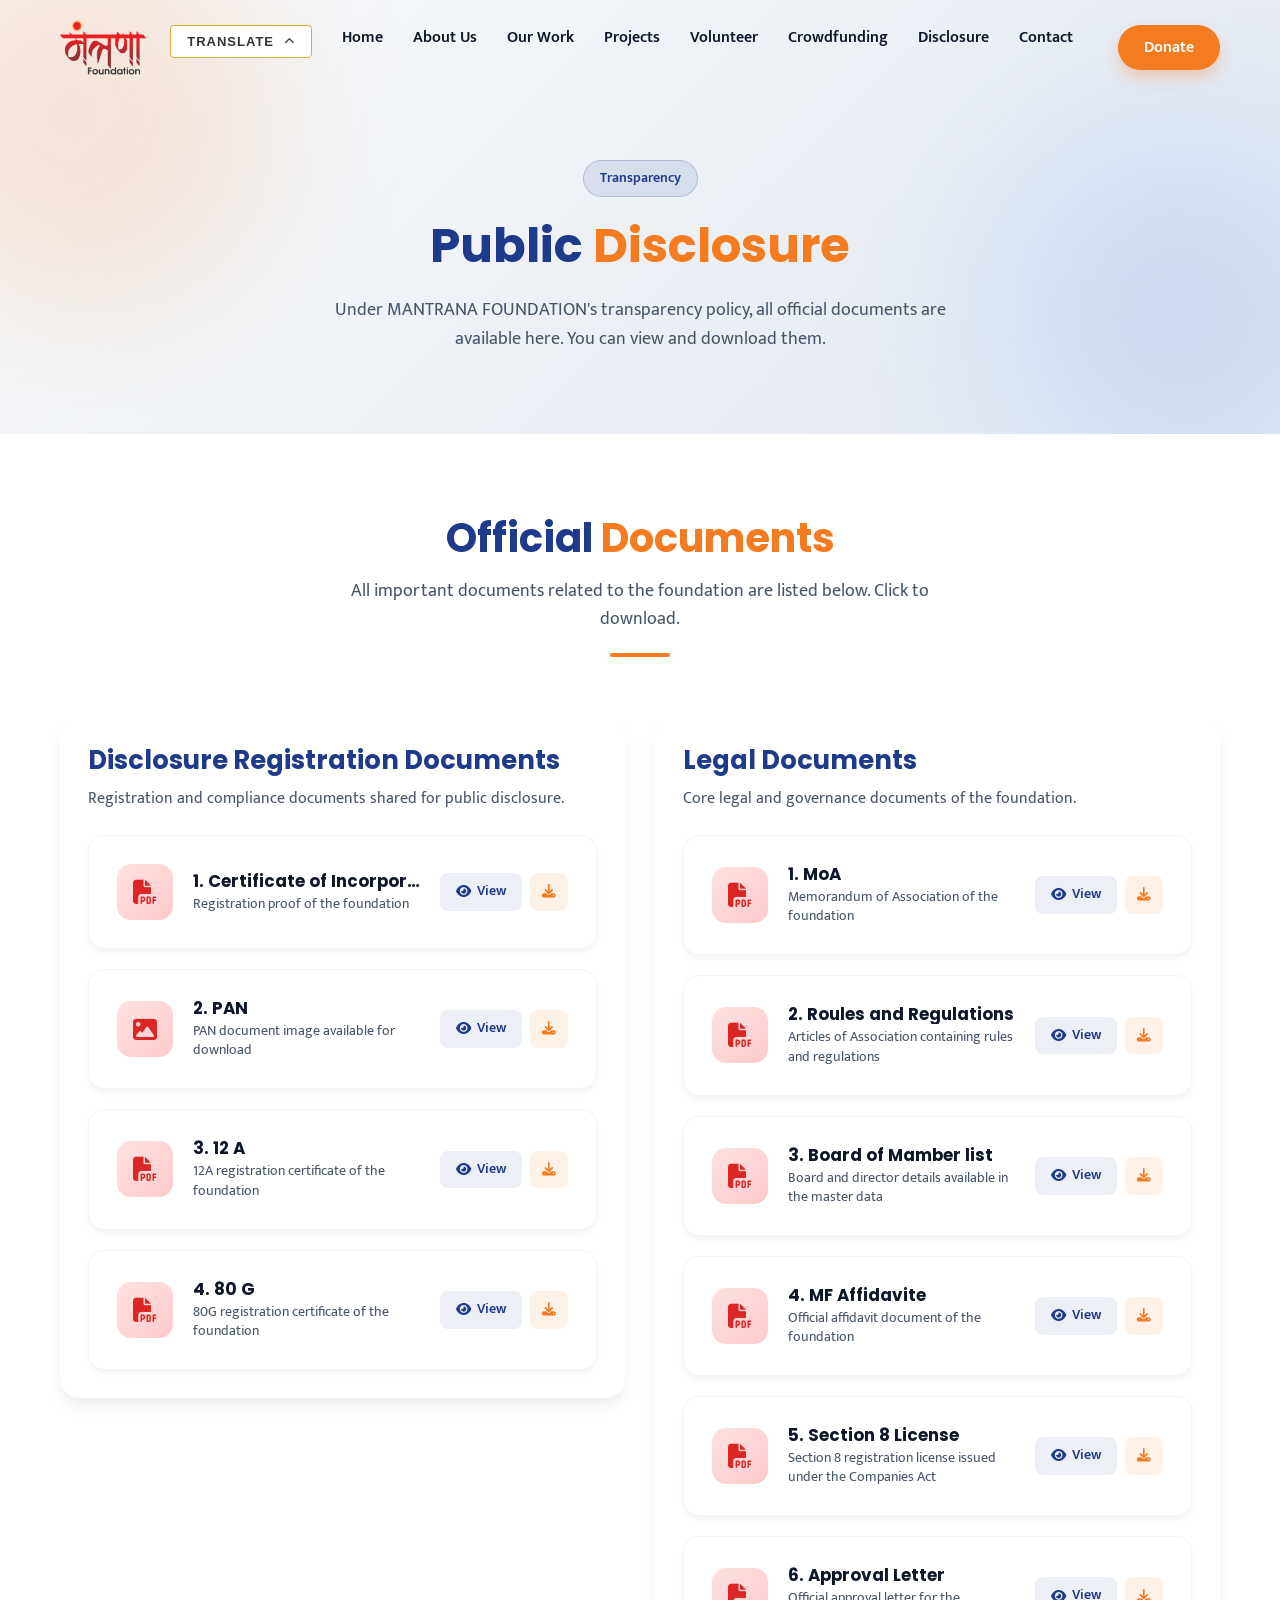
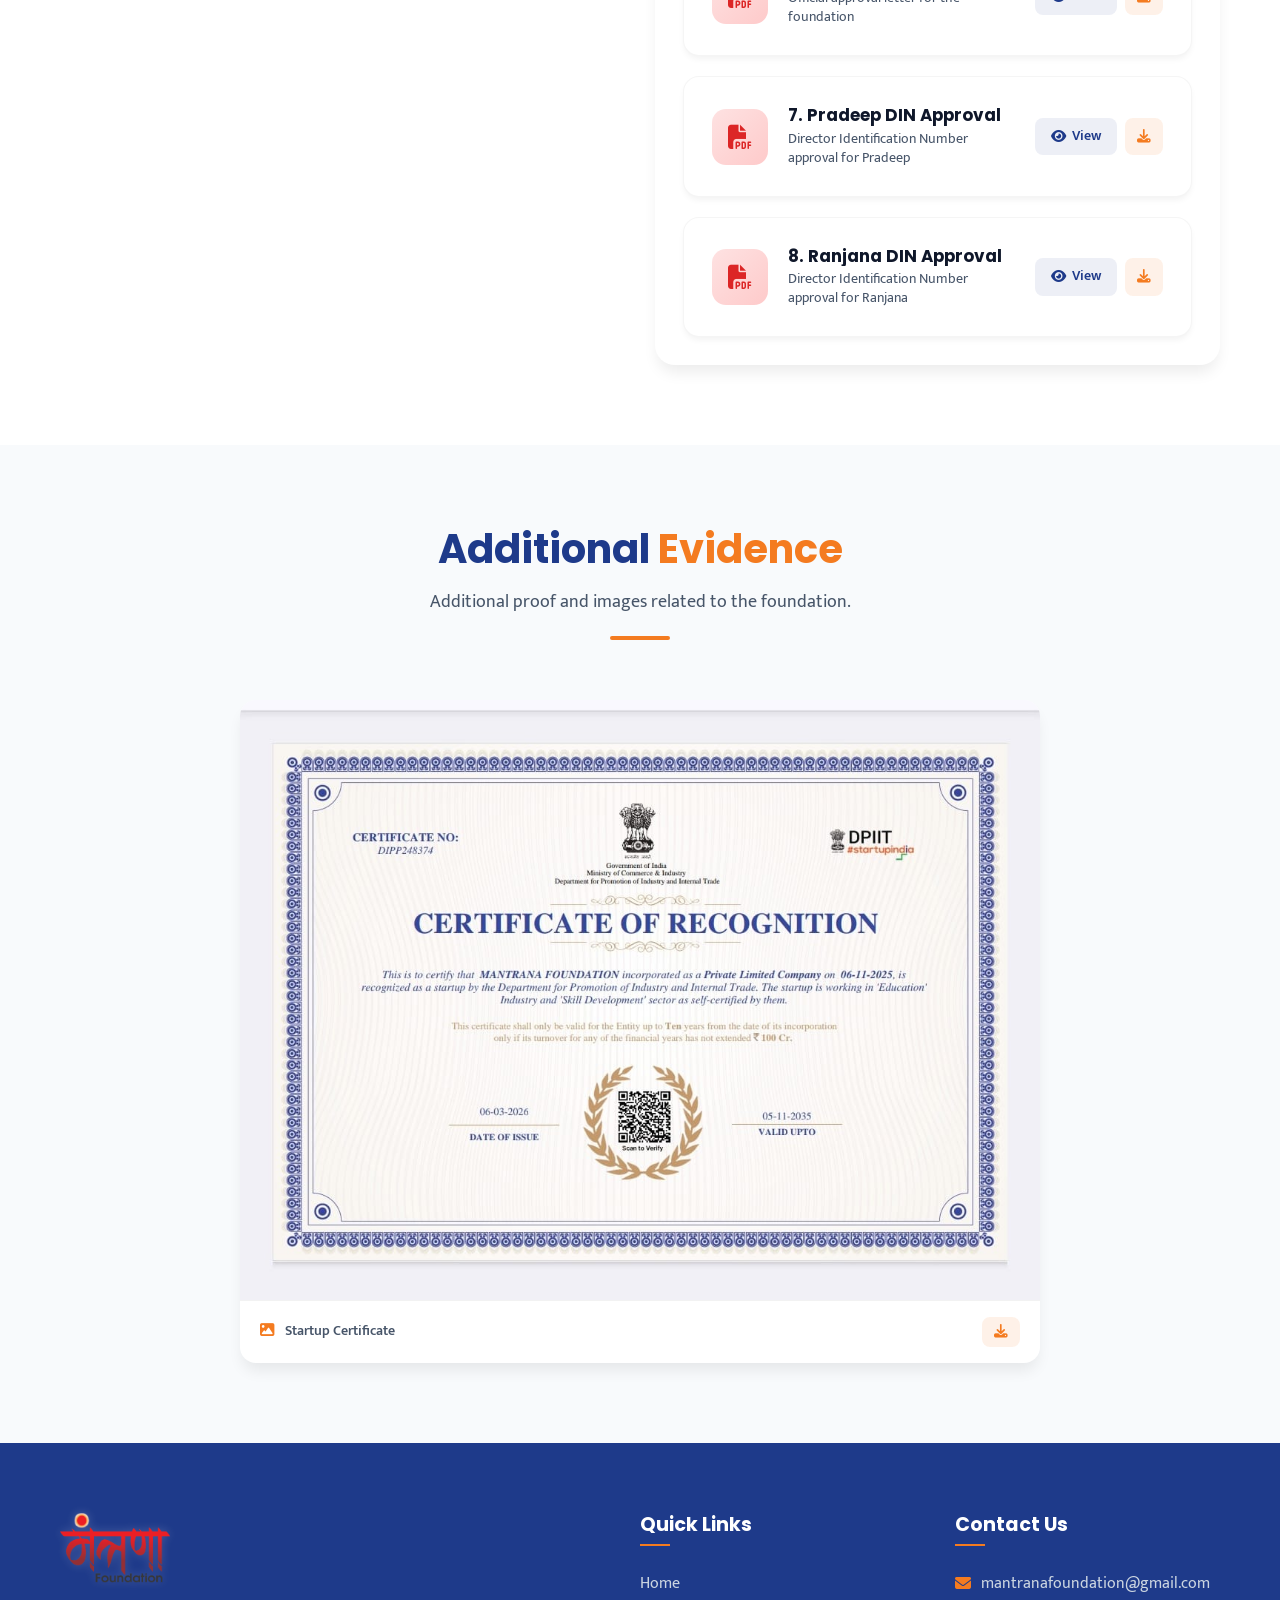
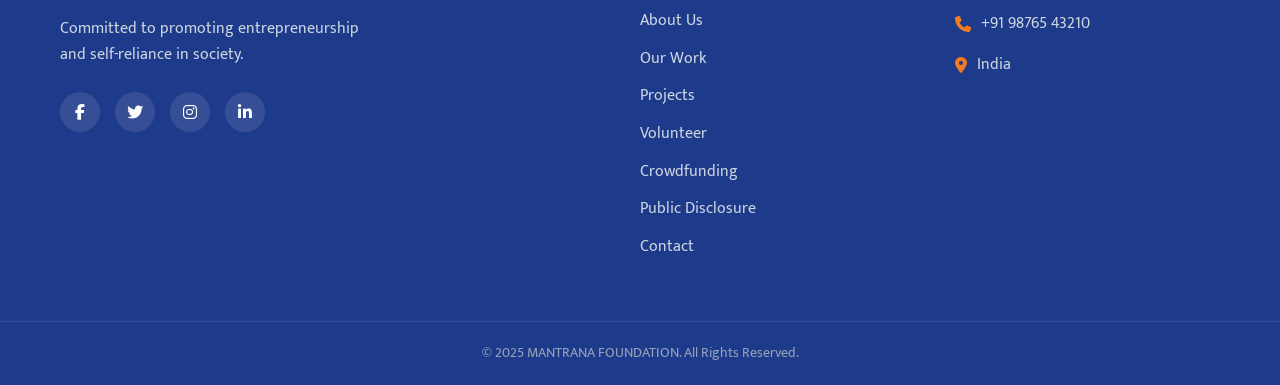
<file: disclosure.html>
<!DOCTYPE html>
<html lang="en">

<head>
    <meta charset="UTF-8">
    <meta name="viewport" content="width=device-width, initial-scale=1.0">
    <meta name="description"
        content="MANTRANA FOUNDATION - Public Disclosure: All official documents are available here.">
    <title>MANTRANA FOUNDATION | Public Disclosure</title>
    <link rel="preconnect" href="https://fonts.googleapis.com">
    <link rel="preconnect" href="https://fonts.gstatic.com" crossorigin>
    <link
        href="https://fonts.googleapis.com/css2?family=Mukta:wght@300;400;500;600;700&family=Poppins:wght@400;500;600;700;800&display=swap"
        rel="stylesheet">
    <link rel="stylesheet" href="https://cdnjs.cloudflare.com/ajax/libs/font-awesome/6.4.0/css/all.min.css">
    <link rel="stylesheet" href="styles.css">
    <style>
        .disclosure-groups {
            display: grid;
            grid-template-columns: repeat(2, minmax(0, 1fr));
            gap: 30px;
            align-items: start;
        }

        .disclosure-group {
            background: var(--white);
            border-radius: 20px;
            padding: 28px;
            box-shadow: var(--shadow-md);
        }

        .disclosure-group-legal {
            order: 2;
        }

        .disclosure-group-registration {
            order: 1;
        }

        .disclosure-group-title {
            font-size: 1.6rem;
            color: var(--secondary);
            margin-bottom: 10px;
        }

        .disclosure-group-desc {
            color: var(--text-muted);
            margin-bottom: 24px;
        }

        .disclosure-group .documents-grid {
            max-width: none;
        }

        .document-card.pending {
            opacity: 0.85;
        }

        .doc-btn-disabled {
            background: #E2E8F0;
            color: #64748B;
            cursor: not-allowed;
        }

        @media (max-width: 992px) {
            .disclosure-groups {
                grid-template-columns: 1fr;
            }
        }
    </style>
</head>

<body>
    <!-- Navbar -->
    <nav class="navbar scrolled">
        <div class="container nav-container">
            <a href="index.html" class="logo">
                <img src="assets/Mantarna_Foundation_4.jpg-removebg-preview.png" alt="MANTRANA FOUNDATION Logo" class="logo-img">
            </a>
            <div class="nav-links">
                <div class="premium-translate" id="premiumTranslate">
                    <button class="translate-btn" id="translateBtn">
                        TRANSLATE <i class="fas fa-chevron-up"></i>
                    </button>
                    <div class="translate-dropdown" id="translateDropdown">
                        <div class="translate-header">
                            <h3>Select Language</h3>
                            <p>INSTANT PAGE TRANSLATION</p>
                        </div>
                        <div class="translate-list" id="languageList">
                            <div class="translate-item active" data-lang="en">
                                <span class="dot"></span> English
                            </div>
                            <div class="translate-item" data-lang="as">
                                <span class="dot"></span> Assamese
                            </div>
                            <div class="translate-item" data-lang="hi">
                                <span class="dot"></span> Awadhi
                            </div>
                            <div class="translate-item" data-lang="hi">
                                <span class="dot"></span> Bodo
                            </div>
                            <div class="translate-item" data-lang="bn">
                                <span class="dot"></span> Bengali
                            </div>
                            <div class="translate-item" data-lang="hi">
                                <span class="dot"></span> Bhojpuri
                            </div>
                            <div class="translate-item" data-lang="hi">
                                <span class="dot"></span> Hindi
                            </div>
                        </div>
                    </div>
                </div>
                <div id="google_translate_element"></div>
                <a href="index.html" class="nav-link">Home</a>
                <a href="about.html" class="nav-link">About Us</a>
                <a href="services.html" class="nav-link">Our Work</a>
                <a href="projects.html" class="nav-link">Projects</a>
                <a href="volunteer.html" class="nav-link">Volunteer</a>
                <a href="crowdfund.html" class="nav-link">Crowdfunding</a>
                <a href="disclosure.html" class="nav-link active">Disclosure</a>
                <a href="contact.html" class="nav-link">Contact</a>
                <a href="donate.html" class="btn btn-primary nav-donate-btn">Donate</a>
            </div>
            <button class="menu-btn" aria-label="Toggle menu">
                <i class="fas fa-bars"></i>
            </button>
        </div>
    </nav>

    <!-- Page Header -->
    <header class="page-hero">
        <div class="page-hero-shapes">
            <div class="shape shape-1"></div>
            <div class="shape shape-2"></div>
        </div>
        <div class="container">
            <div class="page-hero-content">
                <div class="badge">Transparency</div>
                <h1 class="page-hero-title">Public <span>Disclosure</span></h1>
                <p class="page-hero-subtitle">Under MANTRANA FOUNDATION's transparency policy, all official documents
                    are available here. You can view and download them.</p>
            </div>
        </div>
    </header>

    <!-- Documents Section -->
    <section class="section disclosure-section">
        <div class="container">
            <div class="section-header text-center">
                <h2 class="section-title">Official <span>Documents</span></h2>
                <p class="section-subtitle">All important documents related to the foundation are listed below. Click to
                    download.</p>
                <div class="section-divider"></div>
            </div>

            <div class="disclosure-groups">
                <div class="disclosure-group disclosure-group-legal">
                    <h3 class="disclosure-group-title">Legal Documents</h3>
                    <p class="disclosure-group-desc">Core legal and governance documents of the foundation.</p>
                    <div class="documents-grid">
                        <div class="document-card">
                            <div class="document-icon">
                                <i class="fas fa-file-pdf"></i>
                            </div>
                            <div class="document-info">
                                <h3 class="document-title">1. MoA</h3>
                                <p class="document-desc">Memorandum of Association of the foundation</p>
                            </div>
                            <div class="document-actions">
                                <a href="assets/MF MOA.pdf" target="_blank" class="doc-btn doc-btn-view" title="View">
                                    <i class="fas fa-eye"></i> View
                                </a>
                                <a href="assets/MF MOA.pdf" download class="doc-btn doc-btn-download" title="Download">
                                    <i class="fas fa-download"></i>
                                </a>
                            </div>
                        </div>

                        <div class="document-card">
                            <div class="document-icon">
                                <i class="fas fa-file-pdf"></i>
                            </div>
                            <div class="document-info">
                                <h3 class="document-title">2. Roules and Regulations</h3>
                                <p class="document-desc">Articles of Association containing rules and regulations</p>
                            </div>
                            <div class="document-actions">
                                <a href="assets/MF AOA.pdf" target="_blank" class="doc-btn doc-btn-view" title="View">
                                    <i class="fas fa-eye"></i> View
                                </a>
                                <a href="assets/MF AOA.pdf" download class="doc-btn doc-btn-download" title="Download">
                                    <i class="fas fa-download"></i>
                                </a>
                            </div>
                        </div>

                        <div class="document-card">
                            <div class="document-icon">
                                <i class="fas fa-file-pdf"></i>
                            </div>
                            <div class="document-info">
                                <h3 class="document-title">3. Board of Mamber list</h3>
                                <p class="document-desc">Board and director details available in the master data</p>
                            </div>
                            <div class="document-actions">
                                <a href="assets/MF MASTER DATA.pdf" target="_blank" class="doc-btn doc-btn-view" title="View">
                                    <i class="fas fa-eye"></i> View
                                </a>
                                <a href="assets/MF MASTER DATA.pdf" download class="doc-btn doc-btn-download" title="Download">
                                    <i class="fas fa-download"></i>
                                </a>
                            </div>
                        </div>

                        <div class="document-card">
                            <div class="document-icon">
                                <i class="fas fa-file-pdf"></i>
                            </div>
                            <div class="document-info">
                                <h3 class="document-title">4. MF Affidavite</h3>
                                <p class="document-desc">Official affidavit document of the foundation</p>
                            </div>
                            <div class="document-actions">
                                <a href="assets/MF Affidavit.pdf" target="_blank" class="doc-btn doc-btn-view" title="View">
                                    <i class="fas fa-eye"></i> View
                                </a>
                                <a href="assets/MF Affidavit.pdf" download class="doc-btn doc-btn-download" title="Download">
                                    <i class="fas fa-download"></i>
                                </a>
                            </div>
                        </div>

                        <div class="document-card">
                            <div class="document-icon">
                                <i class="fas fa-file-pdf"></i>
                            </div>
                            <div class="document-info">
                                <h3 class="document-title">5. Section 8 License</h3>
                                <p class="document-desc">Section 8 registration license issued under the Companies Act</p>
                            </div>
                            <div class="document-actions">
                                <a href="assets/MF Section 8 License.pdf" target="_blank" class="doc-btn doc-btn-view" title="View">
                                    <i class="fas fa-eye"></i> View
                                </a>
                                <a href="assets/MF Section 8 License.pdf" download class="doc-btn doc-btn-download" title="Download">
                                    <i class="fas fa-download"></i>
                                </a>
                            </div>
                        </div>

                        <div class="document-card">
                            <div class="document-icon">
                                <i class="fas fa-file-pdf"></i>
                            </div>
                            <div class="document-info">
                                <h3 class="document-title">6. Approval Letter</h3>
                                <p class="document-desc">Official approval letter for the foundation</p>
                            </div>
                            <div class="document-actions">
                                <a href="assets/MF Approval Letter.pdf" target="_blank" class="doc-btn doc-btn-view" title="View">
                                    <i class="fas fa-eye"></i> View
                                </a>
                                <a href="assets/MF Approval Letter.pdf" download class="doc-btn doc-btn-download" title="Download">
                                    <i class="fas fa-download"></i>
                                </a>
                            </div>
                        </div>

                        

                        <div class="document-card">
                            <div class="document-icon">
                                <i class="fas fa-file-pdf"></i>
                            </div>
                            <div class="document-info">
                                <h3 class="document-title">7. Pradeep DIN Approval</h3>
                                <p class="document-desc">Director Identification Number approval for Pradeep</p>
                            </div>
                            <div class="document-actions">
                                <a href="assets/MF PRADEEP DIN APPROVAL.pdf" target="_blank" class="doc-btn doc-btn-view" title="View">
                                    <i class="fas fa-eye"></i> View
                                </a>
                                <a href="assets/MF PRADEEP DIN APPROVAL.pdf" download class="doc-btn doc-btn-download" title="Download">
                                    <i class="fas fa-download"></i>
                                </a>
                            </div>
                        </div>

                        <div class="document-card">
                            <div class="document-icon">
                                <i class="fas fa-file-pdf"></i>
                            </div>
                            <div class="document-info">
                                <h3 class="document-title">8. Ranjana DIN Approval</h3>
                                <p class="document-desc">Director Identification Number approval for Ranjana</p>
                            </div>
                            <div class="document-actions">
                                <a href="assets/MF RANJANA DIN APPROVAL.pdf" target="_blank" class="doc-btn doc-btn-view" title="View">
                                    <i class="fas fa-eye"></i> View
                                </a>
                                <a href="assets/MF RANJANA DIN APPROVAL.pdf" download class="doc-btn doc-btn-download" title="Download">
                                    <i class="fas fa-download"></i>
                                </a>
                            </div>
                        </div>
                    </div>
                </div>

                <div class="disclosure-group disclosure-group-registration">
                    <h3 class="disclosure-group-title">Disclosure Registration Documents</h3>
                    <p class="disclosure-group-desc">Registration and compliance documents shared for public disclosure.</p>
                    <div class="documents-grid">
                        <div class="document-card">
                            <div class="document-icon">
                                <i class="fas fa-file-pdf"></i>
                            </div>
                            <div class="document-info">
                                <h3 class="document-title">1. Certificate of Incorporation</h3>
                                <p class="document-desc">Registration proof of the foundation</p>
                            </div>
                            <div class="document-actions">
                                <a href="assets/MF CERTIFICATE MANTRANA-1.pdf" target="_blank" class="doc-btn doc-btn-view" title="View">
                                    <i class="fas fa-eye"></i> View
                                </a>
                                <a href="assets/MF CERTIFICATE MANTRANA-1.pdf" download class="doc-btn doc-btn-download" title="Download">
                                    <i class="fas fa-download"></i>
                                </a>
                            </div>
                        </div>

                        <div class="document-card">
                            <div class="document-icon">
                                <i class="fas fa-image"></i>
                            </div>
                            <div class="document-info">
                                <h3 class="document-title">2. PAN</h3>
                                <p class="document-desc">PAN document image available for download</p>
                            </div>
                            <div class="document-actions">
                                <a href="assets/WhatsApp Image 2026-03-28 at 12.56.53 PM (1).jpeg" target="_blank" class="doc-btn doc-btn-view" title="View">
                                    <i class="fas fa-eye"></i> View
                                </a>
                                <a href="assets/WhatsApp Image 2026-03-28 at 12.56.53 PM (1).jpeg" download class="doc-btn doc-btn-download" title="Download">
                                    <i class="fas fa-download"></i>
                                </a>
                            </div>
                        </div>

                        <div class="document-card">
                            <div class="document-icon">
                                <i class="fas fa-file-pdf"></i>
                            </div>
                            <div class="document-info">
                                <h3 class="document-title">3. 12 A</h3>
                                <p class="document-desc">12A registration certificate of the foundation</p>
                            </div>
                            <div class="document-actions">
                                <a href="assets/12A CERTIFICATE.pdf" target="_blank" class="doc-btn doc-btn-view" title="View">
                                    <i class="fas fa-eye"></i> View
                                </a>
                                <a href="assets/12A CERTIFICATE.pdf" download class="doc-btn doc-btn-download" title="Download">
                                    <i class="fas fa-download"></i>
                                </a>
                            </div>
                        </div>

                        <div class="document-card">
                            <div class="document-icon">
                                <i class="fas fa-file-pdf"></i>
                            </div>
                            <div class="document-info">
                                <h3 class="document-title">4. 80 G</h3>
                                <p class="document-desc">80G registration certificate of the foundation</p>
                            </div>
                            <div class="document-actions">
                                <a href="assets/80G CERTIFICATE.pdf" target="_blank" class="doc-btn doc-btn-view" title="View">
                                    <i class="fas fa-eye"></i> View
                                </a>
                                <a href="assets/80G CERTIFICATE.pdf" download class="doc-btn doc-btn-download" title="Download">
                                    <i class="fas fa-download"></i>
                                </a>
                            </div>
                        </div>
                    </div>
                </div>
            </div>
        </div>
    </section>

    <!-- Images Section -->
    <section class="section bg-light disclosure-section">
        <div class="container">
            <div class="section-header text-center">
                <h2 class="section-title">Additional <span>Evidence</span></h2>
                <p class="section-subtitle">Additional proof and images related to the foundation.</p>
                <div class="section-divider"></div>
            </div>

            <div class="images-grid">
                <div class="image-card">
                    <div class="image-card-inner">
                        <img src="assets/WhatsApp Image 2026-03-28 at 1.23.31 PM.jpeg"
                            alt="Mantrana Foundation Evidence 1">
                    </div>
                    <div class="image-card-footer">
                        <span><i class="fas fa-image"></i> Startup Certificate</span>
                        <a href="assets/WhatsApp Image 2026-03-28 at 1.23.31 PM.jpeg" download
                            class="doc-btn doc-btn-download" title="Download">
                            <i class="fas fa-download"></i>
                        </a>
                    </div>
                </div>
                
            </div>
        </div>
    </section>

    <!-- Footer -->
    <footer class="footer">
        <div class="container footer-container">
            <div class="footer-brand">
                <a href="index.html" class="logo footer-logo">
                    <img src="assets/Mantarna_Foundation_4.jpg-removebg-preview.png" alt="MANTRANA FOUNDATION Logo" class="logo-img">
                </a>
                <p class="footer-desc">Committed to promoting entrepreneurship and self-reliance in society.</p>
                <div class="social-links">
                    <a href="#" class="social-link"><i class="fab fa-facebook-f"></i></a>
                    <a href="#" class="social-link"><i class="fab fa-twitter"></i></a>
                    <a href="#" class="social-link"><i class="fab fa-instagram"></i></a>
                    <a href="#" class="social-link"><i class="fab fa-linkedin-in"></i></a>
                </div>
            </div>

            <div class="footer-links">
                <h4 class="footer-title">Quick Links</h4>
                <ul>
                    <li><a href="index.html">Home</a></li>
                    <li><a href="about.html">About Us</a></li>
                    <li><a href="services.html">Our Work</a></li>
                    <li><a href="projects.html">Projects</a></li>
                    <li><a href="volunteer.html">Volunteer</a></li>
                    <li><a href="crowdfund.html">Crowdfunding</a></li>
                    <li><a href="disclosure.html">Public Disclosure</a></li>
                    <li><a href="contact.html">Contact</a></li>
                </ul>
            </div>

            <div class="footer-contact">
                <h4 class="footer-title">Contact Us</h4>
                <ul>
                    <li><i class="fas fa-envelope"></i> mantranafoundation@gmail.com</li>
                    <li><i class="fas fa-phone"></i> +91 98765 43210</li>
                    <li><i class="fas fa-map-marker-alt"></i> India</li>
                </ul>
            </div>
        </div>
        <div class="footer-bottom">
            <p>&copy; 2025 MANTRANA FOUNDATION. All Rights Reserved.</p>
        </div>
    </footer>

    <script type="text/javascript">
        function googleTranslateElementInit() {
            new google.translate.TranslateElement({
                pageLanguage: 'en',
                includedLanguages: 'hi,bn,te,mr,ta,ur,gu,kn,or,ml,pa,as,en',
                layout: google.translate.TranslateElement.InlineLayout.SIMPLE
            }, 'google_translate_element');
        }
    </script>
    <script type="text/javascript" src="https://translate.google.com/translate_a/element.js?cb=googleTranslateElementInit"></script>
    <script src="script.js"></script>
</body>

</html>
</file>
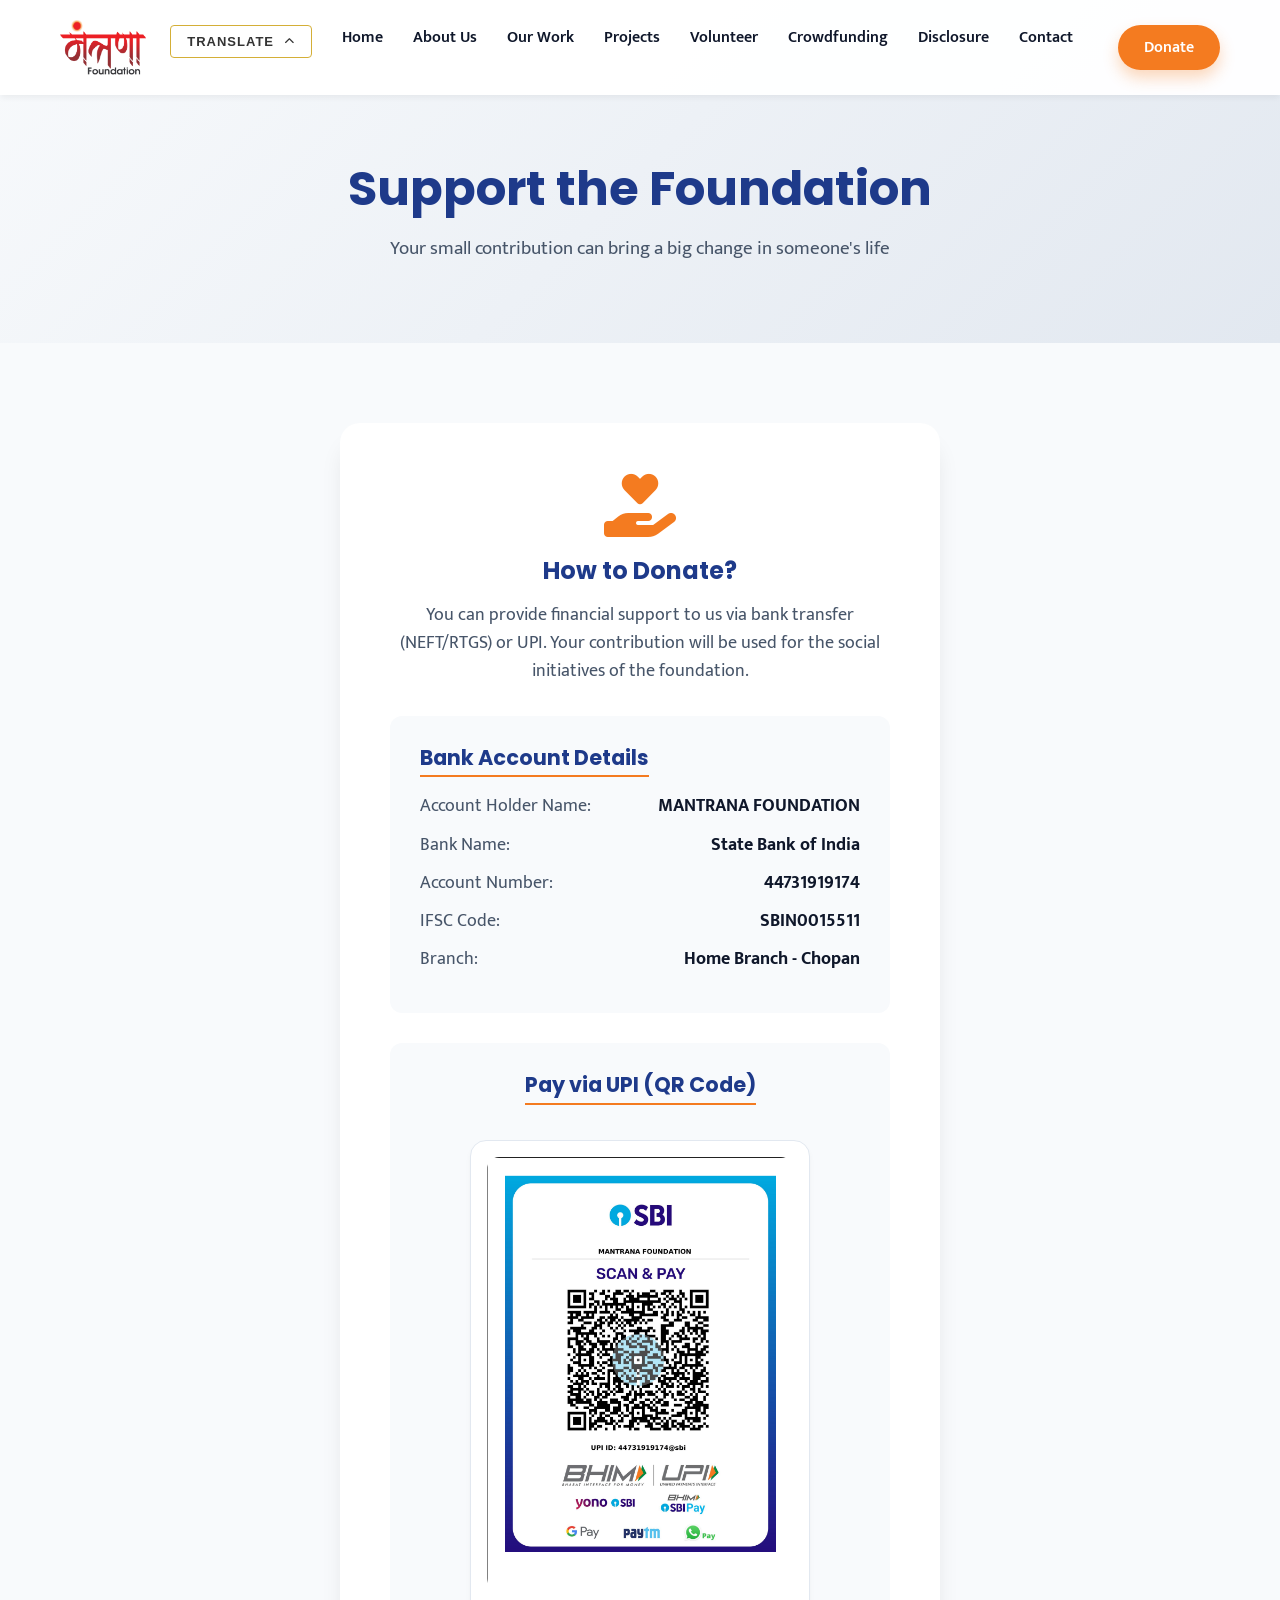
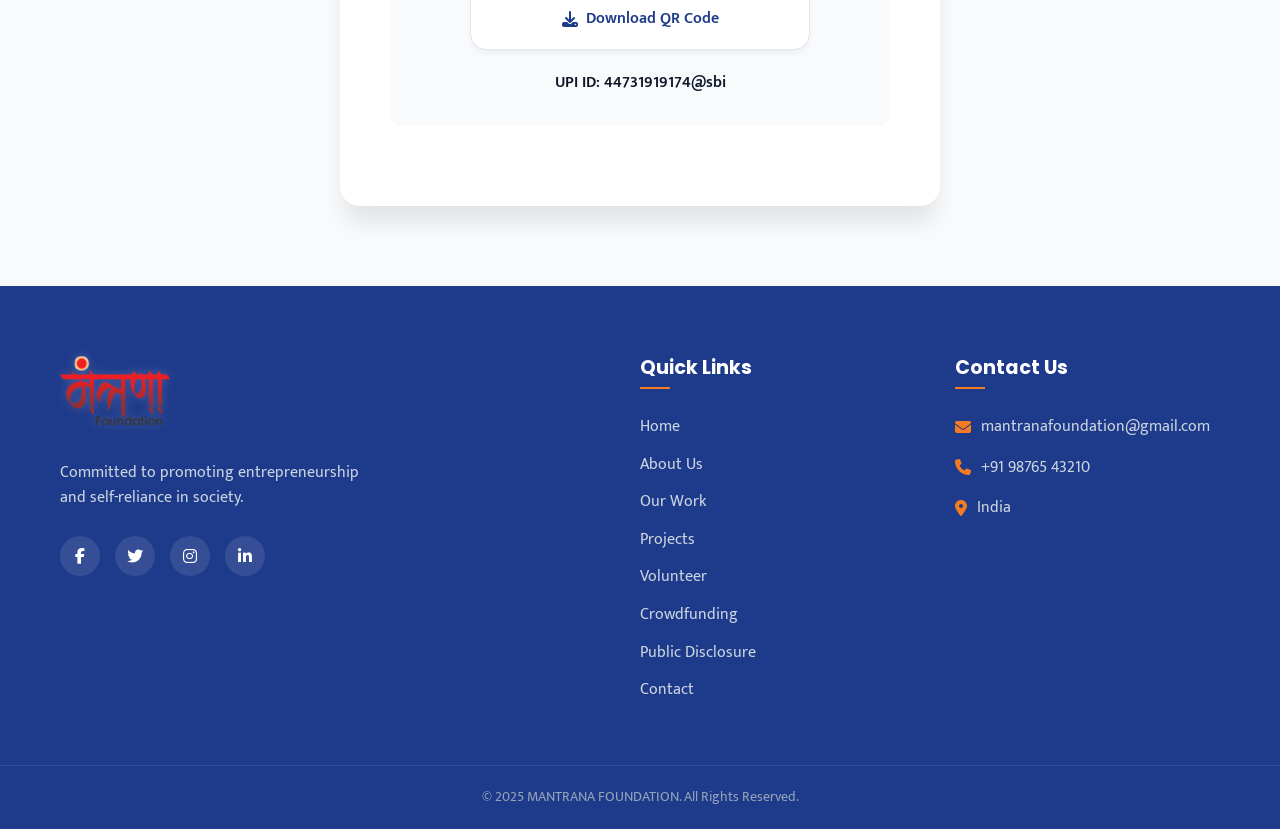
<file: donate.html>
<!DOCTYPE html>
<html lang="en">

<head>
    <meta charset="UTF-8">
    <meta name="viewport" content="width=device-width, initial-scale=1.0">
    <title>Donate | MANTRANA FOUNDATION</title>
    <link
        href="https://fonts.googleapis.com/css2?family=Mukta:wght@300;400;500;600;700&family=Poppins:wght@400;500;600;700&display=swap"
        rel="stylesheet">
    <link rel="stylesheet" href="https://cdnjs.cloudflare.com/ajax/libs/font-awesome/6.4.0/css/all.min.css">
    <link rel="stylesheet" href="styles.css">
    <style>
        .page-header {
            padding: 160px 0 80px;
            background: linear-gradient(135deg, #F8FAFC 0%, #E2E8F0 100%);
            color: var(--secondary);
            text-align: center;
        }

        .page-header h1 {
            color: var(--secondary);
            font-size: 3rem;
            margin-bottom: 15px;
        }

        .page-header p {
            font-size: 1.2rem;
            color: var(--text-muted);
        }

        .navbar {
            background: rgba(255, 255, 255, 0.95);
            box-shadow: var(--shadow-sm);
        }

        .donate-section {
            padding: 80px 0;
            text-align: center;
        }

        .donate-card {
            background: var(--white);
            max-width: 600px;
            margin: 0 auto;
            padding: 50px;
            border-radius: 20px;
            box-shadow: var(--shadow-lg);
        }

        .donate-icon {
            font-size: 4rem;
            color: var(--primary);
            margin-bottom: 20px;
        }

        .bank-details {
            background: var(--bg-light);
            padding: 30px;
            border-radius: 12px;
            margin: 30px 0;
            text-align: left;
        }

        .bank-details h4 {
            margin-bottom: 15px;
            color: var(--secondary);
            font-size: 1.3rem;
            border-bottom: 2px solid var(--primary);
            display: inline-block;
            padding-bottom: 5px;
        }

        .detail-row {
            display: flex;
            justify-content: space-between;
            margin-bottom: 10px;
            font-size: 1.1rem;
        }

        .detail-row span {
            color: var(--text-muted);
        }

        .detail-row strong {
            color: var(--text-dark);
        }

        .qr-wrapper {
            background: white;
            max-width: 340px;
            margin: 20px auto;
            padding: 16px;
            border: 1px solid #E2E8F0;
            border-radius: 16px;
            box-shadow: var(--shadow-sm);
        }

        .qr-image {
            display: block;
            width: 100%;
            height: auto;
            border-radius: 12px;
        }

        .qr-download-link {
            display: inline-flex;
            align-items: center;
            gap: 8px;
            margin-top: 16px;
            color: var(--secondary);
            font-weight: 600;
            transition: var(--transition);
        }

        .qr-download-link:hover {
            color: var(--primary);
        }

        @media (max-width: 768px) {
            .donate-card {
                padding: 30px;
            }

            .detail-row {
                flex-direction: column;
            }
        }
    </style>
</head>

<body>
    <nav class="navbar scrolled">
        <div class="container nav-container">
            <a href="index.html" class="logo">
                <img src="assets/Mantarna_Foundation_4.jpg-removebg-preview.png" alt="MANTRANA FOUNDATION Logo" class="logo-img">
            </a>
            <div class="nav-links">
                <div class="premium-translate" id="premiumTranslate">
                    <button class="translate-btn" id="translateBtn">
                        TRANSLATE <i class="fas fa-chevron-up"></i>
                    </button>
                    <div class="translate-dropdown" id="translateDropdown">
                        <div class="translate-header">
                            <h3>Select Language</h3>
                            <p>INSTANT PAGE TRANSLATION</p>
                        </div>
                        <div class="translate-list" id="languageList">
                            <div class="translate-item active" data-lang="en">
                                <span class="dot"></span> English
                            </div>
                            <div class="translate-item" data-lang="as">
                                <span class="dot"></span> Assamese
                            </div>
                            <div class="translate-item" data-lang="hi">
                                <span class="dot"></span> Awadhi
                            </div>
                            <div class="translate-item" data-lang="hi">
                                <span class="dot"></span> Bodo
                            </div>
                            <div class="translate-item" data-lang="bn">
                                <span class="dot"></span> Bengali
                            </div>
                            <div class="translate-item" data-lang="hi">
                                <span class="dot"></span> Bhojpuri
                            </div>
                            <div class="translate-item" data-lang="hi">
                                <span class="dot"></span> Hindi
                            </div>
                        </div>
                    </div>
                </div>
                <div id="google_translate_element"></div>
                <a href="index.html" class="nav-link">Home</a>
                <a href="about.html" class="nav-link">About Us</a>
                <a href="services.html" class="nav-link">Our Work</a>
                <a href="projects.html" class="nav-link">Projects</a>
                <a href="volunteer.html" class="nav-link">Volunteer</a>
                <a href="crowdfund.html" class="nav-link">Crowdfunding</a>
                <a href="disclosure.html" class="nav-link">Disclosure</a>
                <a href="contact.html" class="nav-link">Contact</a>
                <a href="donate.html" class="btn btn-primary nav-donate-btn">Donate</a>
            </div>
            <button class="menu-btn" aria-label="Toggle menu"><i class="fas fa-bars"></i></button>
        </div>
    </nav>

    <header class="page-header">
        <div class="container">
            <h1>Support the Foundation</h1>
            <p>Your small contribution can bring a big change in someone's life</p>
        </div>
    </header>

    <section class="donate-section section bg-light">
        <div class="container">
            <div class="donate-card">
                <i class="fas fa-hand-holding-heart donate-icon"></i>
                <h2 style="margin-bottom: 15px; color: var(--secondary);">How to Donate?</h2>
                <p style="color: var(--text-muted); font-size: 1.1rem;">You can provide financial support to us via
                    bank transfer (NEFT/RTGS) or UPI. Your contribution will be used for the social initiatives of the
                    foundation.</p>

                <div class="bank-details">
                    <h4>Bank Account Details</h4>
                    <div class="detail-row">
                        <span>Account Holder Name:</span>
                        <strong>MANTRANA FOUNDATION</strong>
                    </div>
                    <div class="detail-row">
                        <span>Bank Name:</span>
                        <strong>State Bank of India</strong>
                    </div>
                    <div class="detail-row">
                        <span>Account Number:</span>
                        <strong>44731919174</strong>
                    </div>
                    <div class="detail-row">
                        <span>IFSC Code:</span>
                        <strong>SBIN0015511</strong>
                    </div>
                    <div class="detail-row">
                        <span>Branch:</span>
                        <strong>Home Branch - Chopan</strong>
                    </div>
                </div>

                <div class="bank-details" style="text-align: center;">
                    <h4>Pay via UPI (QR Code)</h4>
                    <br>
                    <div class="qr-wrapper">
                        <img class="qr-image" src="Screenshot 2026-04-03 131456.png" alt="UPI QR Code for MANTRANA FOUNDATION">
                        <a class="qr-download-link" href="Screenshot 2026-04-03 131456.png" download>
                            <i class="fas fa-download" aria-hidden="true"></i>
                            <span>Download QR Code</span>
                        </a>
                    </div>
                    <p style="font-weight: 600;">UPI ID: 44731919174@sbi</p>
                </div>
            </div>
        </div>
    </section>

    <!-- Footer -->
    <footer class="footer">
        <div class="container footer-container">
            <div class="footer-brand">
                <a href="index.html" class="logo footer-logo">
                    <img src="assets/Mantarna_Foundation_4.jpg-removebg-preview.png" alt="MANTRANA FOUNDATION Logo" class="logo-img">
                </a>
                <p class="footer-desc">Committed to promoting entrepreneurship and self-reliance in society.</p>
                <div class="social-links">
                    <a href="#" class="social-link"><i class="fab fa-facebook-f"></i></a>
                    <a href="#" class="social-link"><i class="fab fa-twitter"></i></a>
                    <a href="#" class="social-link"><i class="fab fa-instagram"></i></a>
                    <a href="#" class="social-link"><i class="fab fa-linkedin-in"></i></a>
                </div>
            </div>
            <div class="footer-links">
                <h4 class="footer-title">Quick Links</h4>
                <ul>
                    <li><a href="index.html">Home</a></li>
                    <li><a href="about.html">About Us</a></li>
                    <li><a href="services.html">Our Work</a></li>
                    <li><a href="projects.html">Projects</a></li>
                    <li><a href="volunteer.html">Volunteer</a></li>
                    <li><a href="crowdfund.html">Crowdfunding</a></li>
                    <li><a href="disclosure.html">Public Disclosure</a></li>
                    <li><a href="contact.html">Contact</a></li>
                </ul>
            </div>
            <div class="footer-contact">
                <h4 class="footer-title">Contact Us</h4>
                <ul>
                    <li><i class="fas fa-envelope"></i> mantranafoundation@gmail.com</li>
                    <li><i class="fas fa-phone"></i> +91 98765 43210</li>
                    <li><i class="fas fa-map-marker-alt"></i> India</li>
                </ul>
            </div>
        </div>
        <div class="footer-bottom">
            <p>&copy; 2025 MANTRANA FOUNDATION. All Rights Reserved.</p>
        </div>
    </footer>
    <script type="text/javascript">
        function googleTranslateElementInit() {
            new google.translate.TranslateElement({
                pageLanguage: 'en',
                includedLanguages: 'hi,bn,te,mr,ta,ur,gu,kn,or,ml,pa,as,en',
                layout: google.translate.TranslateElement.InlineLayout.SIMPLE
            }, 'google_translate_element');
        }
    </script>
    <script type="text/javascript" src="https://translate.google.com/translate_a/element.js?cb=googleTranslateElementInit"></script>
    <script src="script.js"></script>
</body>

</html>
</file>
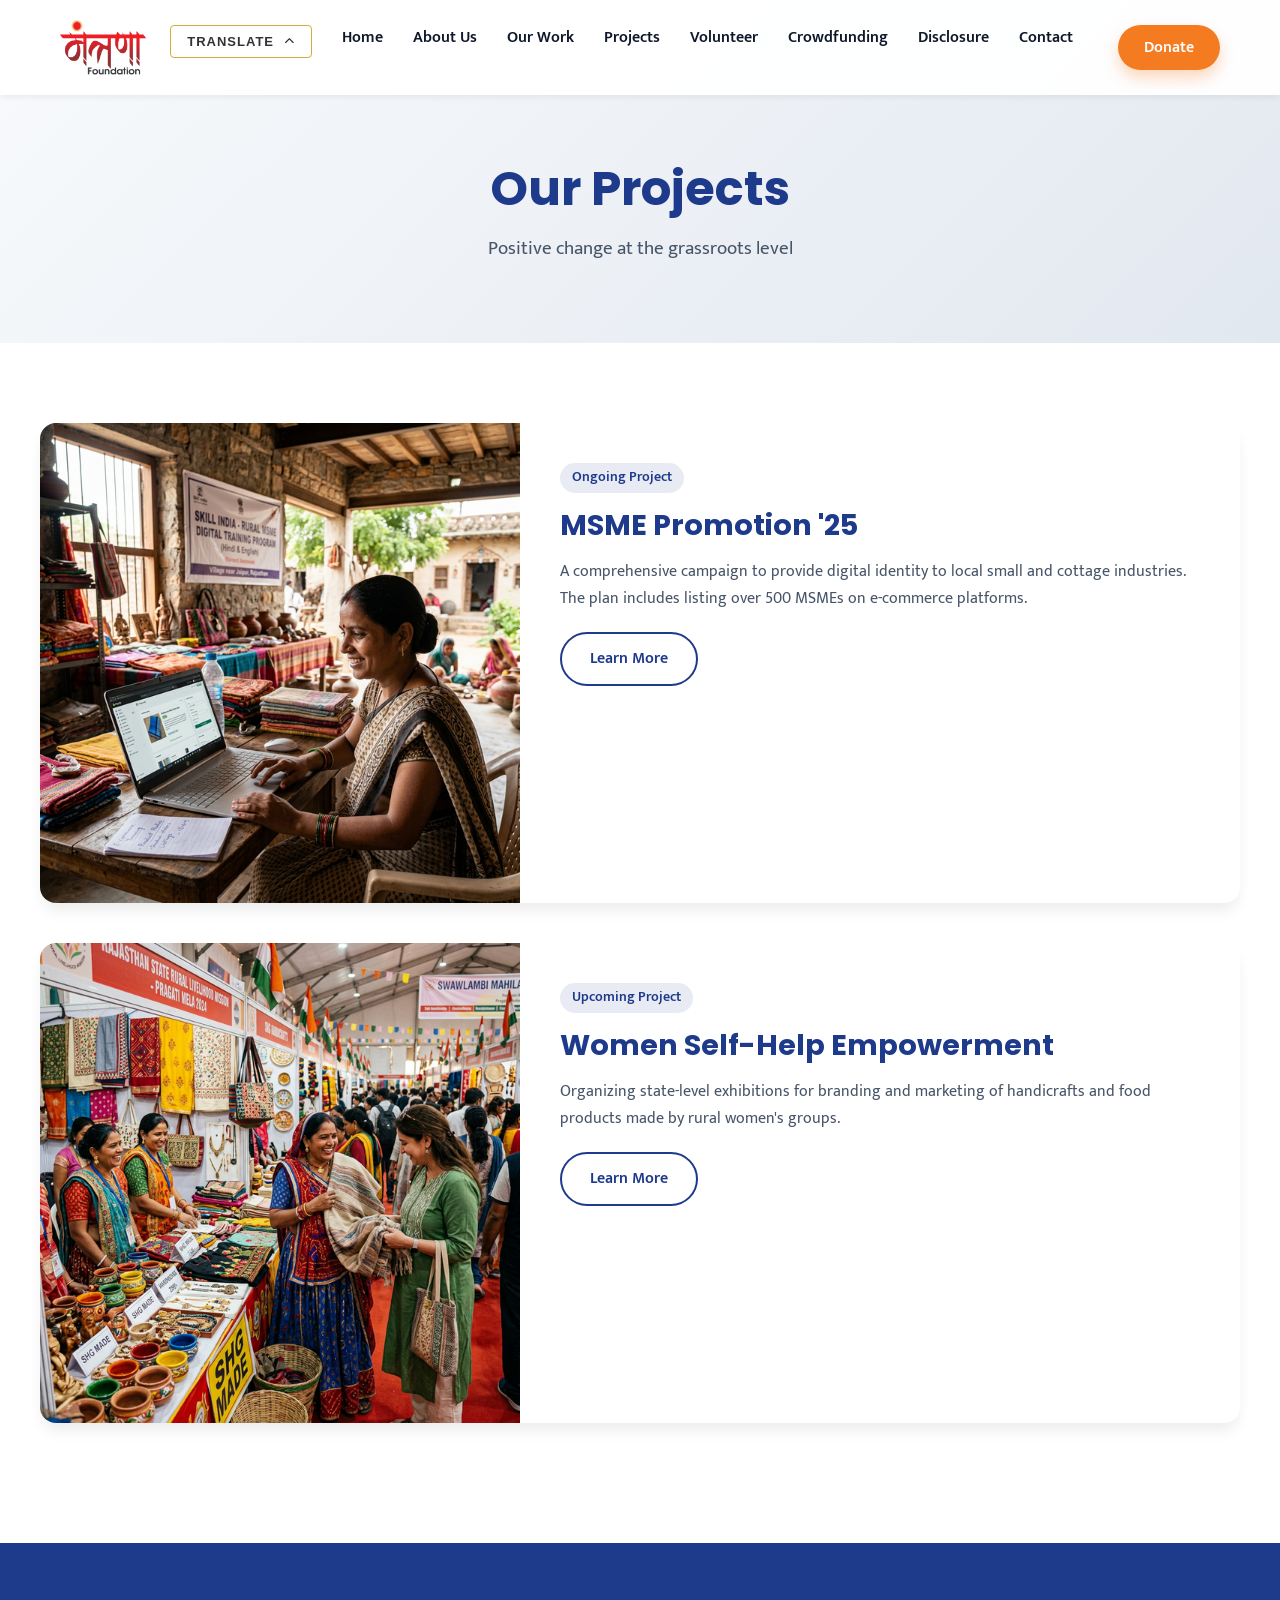
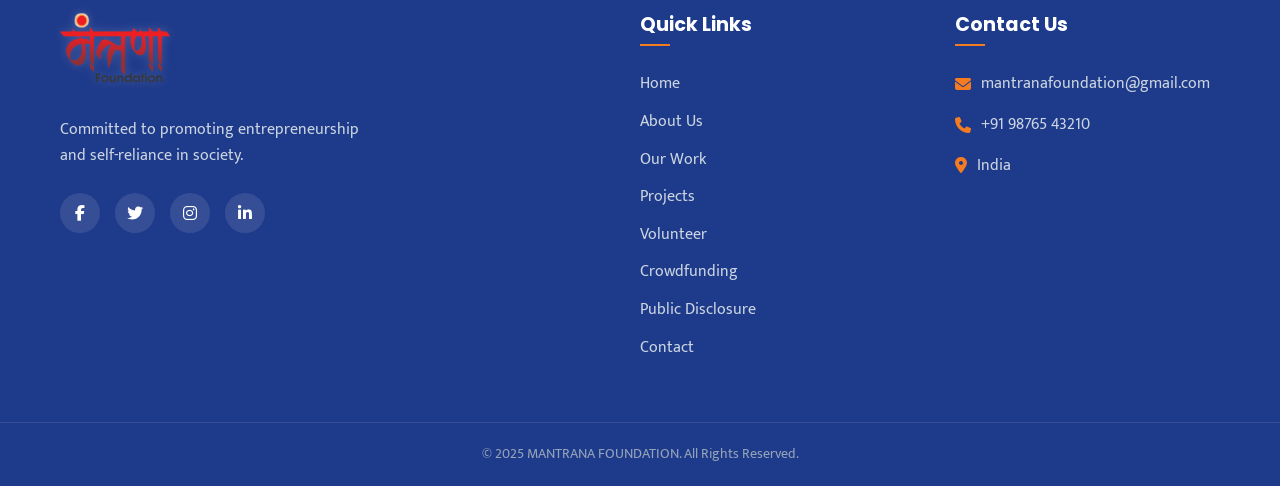
<file: projects.html>
<!DOCTYPE html>
<html lang="en">

<head>
    <meta charset="UTF-8">
    <meta name="viewport" content="width=device-width, initial-scale=1.0">
    <title>Projects | MANTRANA FOUNDATION</title>
    <link
        href="https://fonts.googleapis.com/css2?family=Mukta:wght@300;400;500;600;700&family=Poppins:wght@400;500;600;700&display=swap"
        rel="stylesheet">
    <link rel="stylesheet" href="https://cdnjs.cloudflare.com/ajax/libs/font-awesome/6.4.0/css/all.min.css">
    <link rel="stylesheet" href="styles.css">
    <style>
        .page-header {
            padding: 160px 0 80px;
            background: linear-gradient(135deg, #F8FAFC 0%, #E2E8F0 100%);
            color: var(--secondary);
            text-align: center;
        }

        .page-header h1 {
            color: var(--secondary);
            font-size: 3rem;
            margin-bottom: 15px;
        }

        .page-header p {
            font-size: 1.2rem;
            color: var(--text-muted);
        }

        .navbar {
            background: rgba(255, 255, 255, 0.95);
            box-shadow: var(--shadow-sm);
        }

        .projects-section {
            padding: 80px 0;
        }

        .project-card {
            display: flex;
            background: var(--white);
            border-radius: 16px;
            overflow: hidden;
            box-shadow: var(--shadow-md);
            margin-bottom: 40px;
            transition: var(--transition);
        }

        .project-card:hover {
            box-shadow: var(--shadow-lg);
            transform: translateY(-5px);
        }

        .project-image-container {
            width: 40%;
        }

        .project-image-container img {
            width: 100%;
            height: 100%;
            object-fit: cover;
            display: block;
        }

        .project-content {
            width: 60%;
            padding: 40px;
        }

        .project-badge {
            display: inline-block;
            padding: 4px 12px;
            font-size: 0.85rem;
            font-weight: 600;
            background: rgba(30, 58, 138, 0.1);
            color: var(--secondary);
            border-radius: 50px;
            margin-bottom: 15px;
        }

        .project-title {
            font-size: 1.8rem;
            color: var(--secondary);
            margin-bottom: 15px;
        }

        .project-desc {
            color: var(--text-muted);
            margin-bottom: 20px;
            line-height: 1.7;
        }

        @media (max-width: 768px) {
            .project-card {
                flex-direction: column;
            }

            .project-image-container {
                width: 100%;
                height: 250px;
            }

            .project-content {
                width: 100%;
                padding: 30px 20px;
            }
        }
    </style>
</head>

<body>
    <nav class="navbar scrolled">
        <div class="container nav-container">
            <a href="index.html" class="logo">
                <img src="assets/Mantarna_Foundation_4.jpg-removebg-preview.png" alt="MANTRANA FOUNDATION Logo" class="logo-img">
            </a>
            <div class="nav-links">
                <div class="premium-translate" id="premiumTranslate">
                    <button class="translate-btn" id="translateBtn">
                        TRANSLATE <i class="fas fa-chevron-up"></i>
                    </button>
                    <div class="translate-dropdown" id="translateDropdown">
                        <div class="translate-header">
                            <h3>Select Language</h3>
                            <p>INSTANT PAGE TRANSLATION</p>
                        </div>
                        <div class="translate-list" id="languageList">
                            <div class="translate-item active" data-lang="en">
                                <span class="dot"></span> English
                            </div>
                            <div class="translate-item" data-lang="as">
                                <span class="dot"></span> Assamese
                            </div>
                            <div class="translate-item" data-lang="hi">
                                <span class="dot"></span> Awadhi
                            </div>
                            <div class="translate-item" data-lang="hi">
                                <span class="dot"></span> Bodo
                            </div>
                            <div class="translate-item" data-lang="bn">
                                <span class="dot"></span> Bengali
                            </div>
                            <div class="translate-item" data-lang="hi">
                                <span class="dot"></span> Bhojpuri
                            </div>
                            <div class="translate-item" data-lang="hi">
                                <span class="dot"></span> Hindi
                            </div>
                        </div>
                    </div>
                </div>
                <div id="google_translate_element"></div>
                <a href="index.html" class="nav-link">Home</a>
                <a href="about.html" class="nav-link">About Us</a>
                <a href="services.html" class="nav-link">Our Work</a>
                <a href="projects.html" class="nav-link active">Projects</a>
                <a href="volunteer.html" class="nav-link">Volunteer</a>
                <a href="crowdfund.html" class="nav-link">Crowdfunding</a>
                <a href="disclosure.html" class="nav-link">Disclosure</a>
                <a href="contact.html" class="nav-link">Contact</a>
                <a href="donate.html" class="btn btn-primary nav-donate-btn">Donate</a>
            </div>
            <button class="menu-btn" aria-label="Toggle menu"><i class="fas fa-bars"></i></button>
        </div>
    </nav>

    <header class="page-header">
        <div class="container">
            <h1>Our Projects</h1>
            <p>Positive change at the grassroots level</p>
        </div>
    </header>

    <section class="projects-section container">
        <div class="project-card">
            <div class="project-image-container">
                <img src="project1-image.png" alt="MSME Ecommerce Training" class="project-real-image">
            </div>
            <div class="project-content">
                <span class="project-badge">Ongoing Project</span>
                <h3 class="project-title">MSME Promotion '25</h3>
                <p class="project-desc">A comprehensive campaign to provide digital identity to local small and cottage
                    industries. The plan includes listing over 500 MSMEs on e-commerce platforms.</p>
                <a href="#" class="btn btn-outline">Learn More</a>
            </div>
        </div>

        <div class="project-card">
            <div class="project-image-container">
                <img src="project2-image.png" alt="Self Help Group Exhibition" class="project-real-image">
            </div>
            <div class="project-content">
                <span class="project-badge">Upcoming Project</span>
                <h3 class="project-title">Women Self-Help Empowerment</h3>
                <p class="project-desc">Organizing state-level exhibitions for branding and marketing of handicrafts and
                    food products made by rural women's groups.</p>
                <a href="#" class="btn btn-outline">Learn More</a>
            </div>
        </div>
    </section>

    <!-- Footer -->
    <footer class="footer">
        <div class="container footer-container">
            <div class="footer-brand">
                <a href="index.html" class="logo footer-logo">
                    <img src="assets/Mantarna_Foundation_4.jpg-removebg-preview.png" alt="MANTRANA FOUNDATION Logo" class="logo-img">
                </a>
                <p class="footer-desc">Committed to promoting entrepreneurship and self-reliance in society.</p>
                <div class="social-links">
                    <a href="#" class="social-link"><i class="fab fa-facebook-f"></i></a>
                    <a href="#" class="social-link"><i class="fab fa-twitter"></i></a>
                    <a href="#" class="social-link"><i class="fab fa-instagram"></i></a>
                    <a href="#" class="social-link"><i class="fab fa-linkedin-in"></i></a>
                </div>
            </div>
            <div class="footer-links">
                <h4 class="footer-title">Quick Links</h4>
                <ul>
                    <li><a href="index.html">Home</a></li>
                    <li><a href="about.html">About Us</a></li>
                    <li><a href="services.html">Our Work</a></li>
                    <li><a href="projects.html">Projects</a></li>
                    <li><a href="volunteer.html">Volunteer</a></li>
                    <li><a href="crowdfund.html">Crowdfunding</a></li>
                    <li><a href="disclosure.html">Public Disclosure</a></li>
                    <li><a href="contact.html">Contact</a></li>
                </ul>
            </div>
            <div class="footer-contact">
                <h4 class="footer-title">Contact Us</h4>
                <ul>
                    <li><i class="fas fa-envelope"></i> mantranafoundation@gmail.com</li>
                    <li><i class="fas fa-phone"></i> +91 98765 43210</li>
                    <li><i class="fas fa-map-marker-alt"></i> India</li>
                </ul>
            </div>
        </div>
        <div class="footer-bottom">
            <p>&copy; 2025 MANTRANA FOUNDATION. All Rights Reserved.</p>
        </div>
    </footer>
    <script type="text/javascript">
        function googleTranslateElementInit() {
            new google.translate.TranslateElement({
                pageLanguage: 'en',
                includedLanguages: 'hi,bn,te,mr,ta,ur,gu,kn,or,ml,pa,as,en',
                layout: google.translate.TranslateElement.InlineLayout.SIMPLE
            }, 'google_translate_element');
        }
    </script>
    <script type="text/javascript" src="https://translate.google.com/translate_a/element.js?cb=googleTranslateElementInit"></script>
    <script src="script.js"></script>
</body>

</html>
</file>
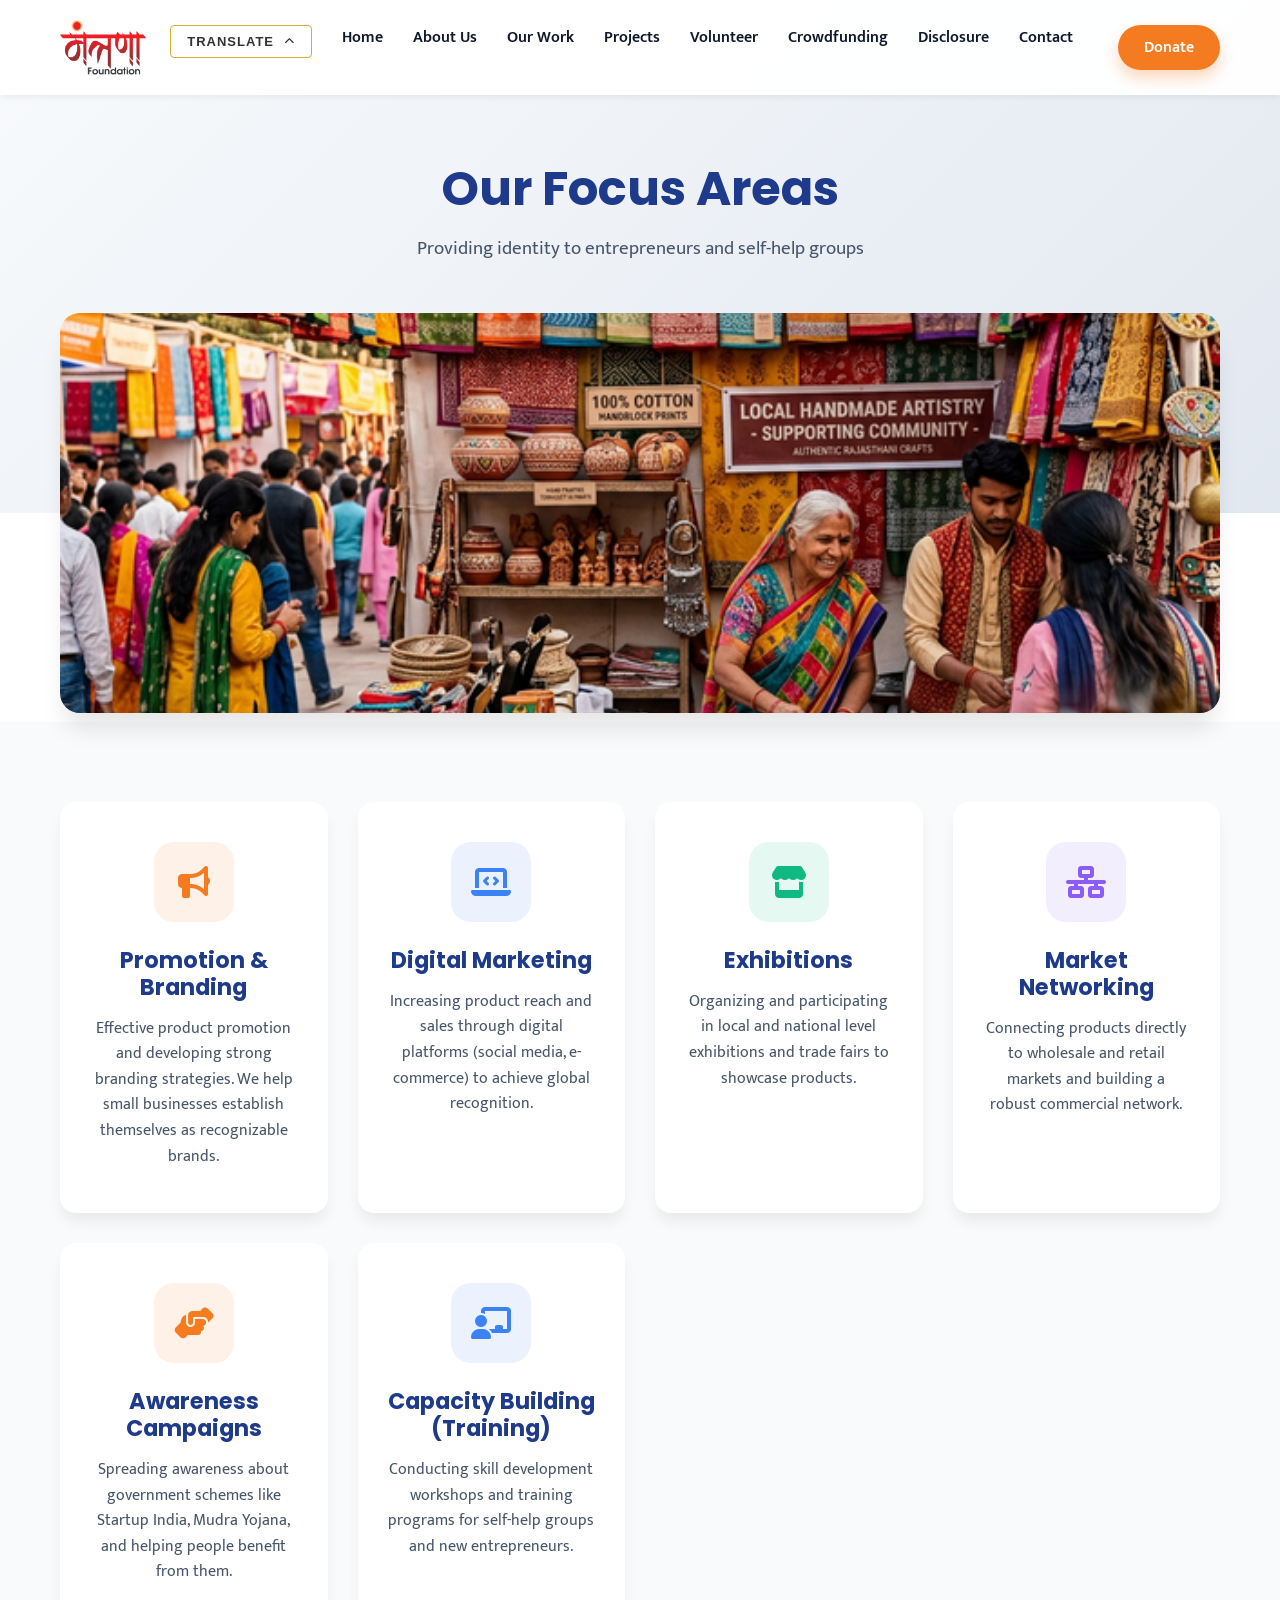
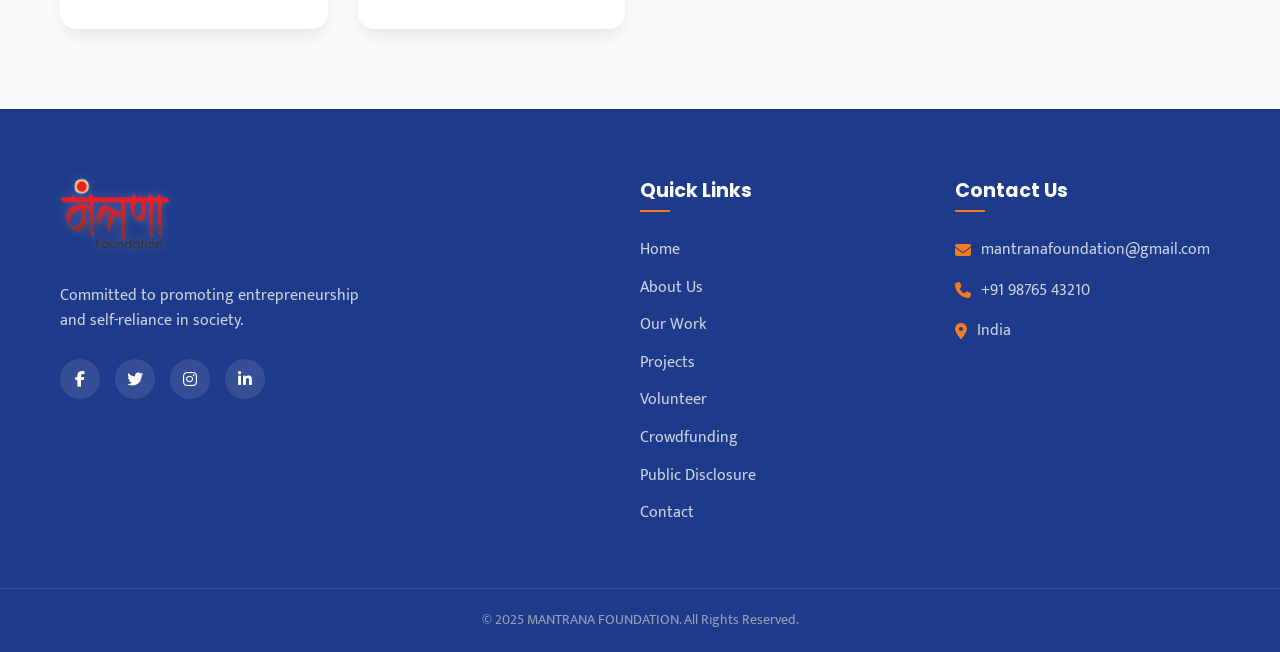
<file: services.html>
<!DOCTYPE html>
<html lang="en">

<head>
    <meta charset="UTF-8">
    <meta name="viewport" content="width=device-width, initial-scale=1.0">
    <title>Our Work | MANTRANA FOUNDATION</title>
    <link
        href="https://fonts.googleapis.com/css2?family=Mukta:wght@300;400;500;600;700&family=Poppins:wght@400;500;600;700&display=swap"
        rel="stylesheet">
    <link rel="stylesheet" href="https://cdnjs.cloudflare.com/ajax/libs/font-awesome/6.4.0/css/all.min.css">
    <link rel="stylesheet" href="styles.css">
    <style>
        .page-header {
            padding: 160px 0 80px;
            background: linear-gradient(135deg, #F8FAFC 0%, #E2E8F0 100%);
            color: var(--secondary);
            text-align: center;
        }

        .page-header h1 {
            color: var(--secondary);
            font-size: 3rem;
            margin-bottom: 15px;
        }

        .page-header p {
            font-size: 1.2rem;
            color: var(--text-muted);
        }

        .navbar {
            background: rgba(255, 255, 255, 0.95);
            box-shadow: var(--shadow-sm);
        }

        .services-page {
            padding: 80px 0;
        }
    </style>
</head>

<body>
    <nav class="navbar scrolled">
        <div class="container nav-container">
            <a href="index.html" class="logo">
                <img src="assets/Mantarna_Foundation_4.jpg-removebg-preview.png" alt="MANTRANA FOUNDATION Logo" class="logo-img">
            </a>
            <div class="nav-links">
                <div class="premium-translate" id="premiumTranslate">
                    <button class="translate-btn" id="translateBtn">
                        TRANSLATE <i class="fas fa-chevron-up"></i>
                    </button>
                    <div class="translate-dropdown" id="translateDropdown">
                        <div class="translate-header">
                            <h3>Select Language</h3>
                            <p>INSTANT PAGE TRANSLATION</p>
                        </div>
                        <div class="translate-list" id="languageList">
                            <div class="translate-item active" data-lang="en">
                                <span class="dot"></span> English
                            </div>
                            <div class="translate-item" data-lang="as">
                                <span class="dot"></span> Assamese
                            </div>
                            <div class="translate-item" data-lang="hi">
                                <span class="dot"></span> Awadhi
                            </div>
                            <div class="translate-item" data-lang="hi">
                                <span class="dot"></span> Bodo
                            </div>
                            <div class="translate-item" data-lang="bn">
                                <span class="dot"></span> Bengali
                            </div>
                            <div class="translate-item" data-lang="hi">
                                <span class="dot"></span> Bhojpuri
                            </div>
                            <div class="translate-item" data-lang="hi">
                                <span class="dot"></span> Hindi
                            </div>
                        </div>
                    </div>
                </div>
                <div id="google_translate_element"></div>
                <a href="index.html" class="nav-link">Home</a>
                <a href="about.html" class="nav-link">About Us</a>
                <a href="services.html" class="nav-link active">Our Work</a>
                <a href="projects.html" class="nav-link">Projects</a>
                <a href="volunteer.html" class="nav-link">Volunteer</a>
                <a href="crowdfund.html" class="nav-link">Crowdfunding</a>
                <a href="disclosure.html" class="nav-link">Disclosure</a>
                <a href="contact.html" class="nav-link">Contact</a>
                <a href="donate.html" class="btn btn-primary nav-donate-btn">Donate</a>
            </div>
            <button class="menu-btn" aria-label="Toggle menu"><i class="fas fa-bars"></i></button>
        </div>
    </nav>

    <header class="page-header" style="padding-bottom: 250px;">
        <div class="container">
            <h1>Our Focus Areas</h1>
            <p>Providing identity to entrepreneurs and self-help groups</p>
        </div>
    </header>

    <div class="container" style="margin-top: -200px; position: relative; z-index: 10;">
        <img src="services-image.png" alt="Vibrant Indian Local Market"
            style="width: 100%; height: 400px; object-fit: cover; border-radius: 20px; box-shadow: var(--shadow-lg);">
    </div>

    <section class="services section services-page bg-light">
        <div class="container">
            <div class="services-grid">
                <!-- Service 1 -->
                <div class="service-card">
                    <div class="service-icon wrapper-1">
                        <i class="fas fa-bullhorn"></i>
                    </div>
                    <h3 class="service-title">Promotion & Branding</h3>
                    <p class="service-desc">Effective product promotion and developing strong branding strategies. We
                        help small businesses establish themselves as recognizable brands.</p>
                </div>
                <!-- Service 2 -->
                <div class="service-card">
                    <div class="service-icon wrapper-2">
                        <i class="fas fa-laptop-code"></i>
                    </div>
                    <h3 class="service-title">Digital Marketing</h3>
                    <p class="service-desc">Increasing product reach and sales through digital platforms (social media,
                        e-commerce) to achieve global recognition.</p>
                </div>
                <!-- Service 3 -->
                <div class="service-card">
                    <div class="service-icon wrapper-3">
                        <i class="fas fa-store"></i>
                    </div>
                    <h3 class="service-title">Exhibitions</h3>
                    <p class="service-desc">Organizing and participating in local and national level exhibitions and
                        trade fairs to showcase products.</p>
                </div>
                <!-- Service 4 -->
                <div class="service-card">
                    <div class="service-icon wrapper-4">
                        <i class="fas fa-network-wired"></i>
                    </div>
                    <h3 class="service-title">Market Networking</h3>
                    <p class="service-desc">Connecting products directly to wholesale and retail markets and building a
                        robust commercial network.</p>
                </div>
                <!-- Service 5 -->
                <div class="service-card">
                    <div class="service-icon wrapper-1">
                        <i class="fas fa-hands-helping"></i>
                    </div>
                    <h3 class="service-title">Awareness Campaigns</h3>
                    <p class="service-desc">Spreading awareness about government schemes like Startup India, Mudra
                        Yojana, and helping people benefit from them.</p>
                </div>
                <!-- Service 6 -->
                <div class="service-card">
                    <div class="service-icon wrapper-2">
                        <i class="fas fa-chalkboard-teacher"></i>
                    </div>
                    <h3 class="service-title">Capacity Building (Training)</h3>
                    <p class="service-desc">Conducting skill development workshops and training programs for self-help
                        groups and new entrepreneurs.</p>
                </div>
            </div>
        </div>
    </section>

    <!-- Footer -->
    <footer class="footer">
        <div class="container footer-container">
            <div class="footer-brand">
                <a href="index.html" class="logo footer-logo">
                    <img src="assets/Mantarna_Foundation_4.jpg-removebg-preview.png" alt="MANTRANA FOUNDATION Logo" class="logo-img">
                </a>
                <p class="footer-desc">Committed to promoting entrepreneurship and self-reliance in society.</p>
                <div class="social-links">
                    <a href="#" class="social-link"><i class="fab fa-facebook-f"></i></a>
                    <a href="#" class="social-link"><i class="fab fa-twitter"></i></a>
                    <a href="#" class="social-link"><i class="fab fa-instagram"></i></a>
                    <a href="#" class="social-link"><i class="fab fa-linkedin-in"></i></a>
                </div>
            </div>
            <div class="footer-links">
                <h4 class="footer-title">Quick Links</h4>
                <ul>
                    <li><a href="index.html">Home</a></li>
                    <li><a href="about.html">About Us</a></li>
                    <li><a href="services.html">Our Work</a></li>
                    <li><a href="projects.html">Projects</a></li>
                    <li><a href="volunteer.html">Volunteer</a></li>
                    <li><a href="crowdfund.html">Crowdfunding</a></li>
                    <li><a href="disclosure.html">Public Disclosure</a></li>
                    <li><a href="contact.html">Contact</a></li>
                </ul>
            </div>
            <div class="footer-contact">
                <h4 class="footer-title">Contact Us</h4>
                <ul>
                    <li><i class="fas fa-envelope"></i> mantranafoundation@gmail.com</li>
                    <li><i class="fas fa-phone"></i> +91 98765 43210</li>
                    <li><i class="fas fa-map-marker-alt"></i> India</li>
                </ul>
            </div>
        </div>
        <div class="footer-bottom">
            <p>&copy; 2025 MANTRANA FOUNDATION. All Rights Reserved.</p>
        </div>
    </footer>
    <script type="text/javascript">
        function googleTranslateElementInit() {
            new google.translate.TranslateElement({
                pageLanguage: 'en',
                includedLanguages: 'hi,bn,te,mr,ta,ur,gu,kn,or,ml,pa,as,en',
                layout: google.translate.TranslateElement.InlineLayout.SIMPLE
            }, 'google_translate_element');
        }
    </script>
    <script type="text/javascript" src="https://translate.google.com/translate_a/element.js?cb=googleTranslateElementInit"></script>
    <script src="script.js"></script>
</body>

</html>
</file>
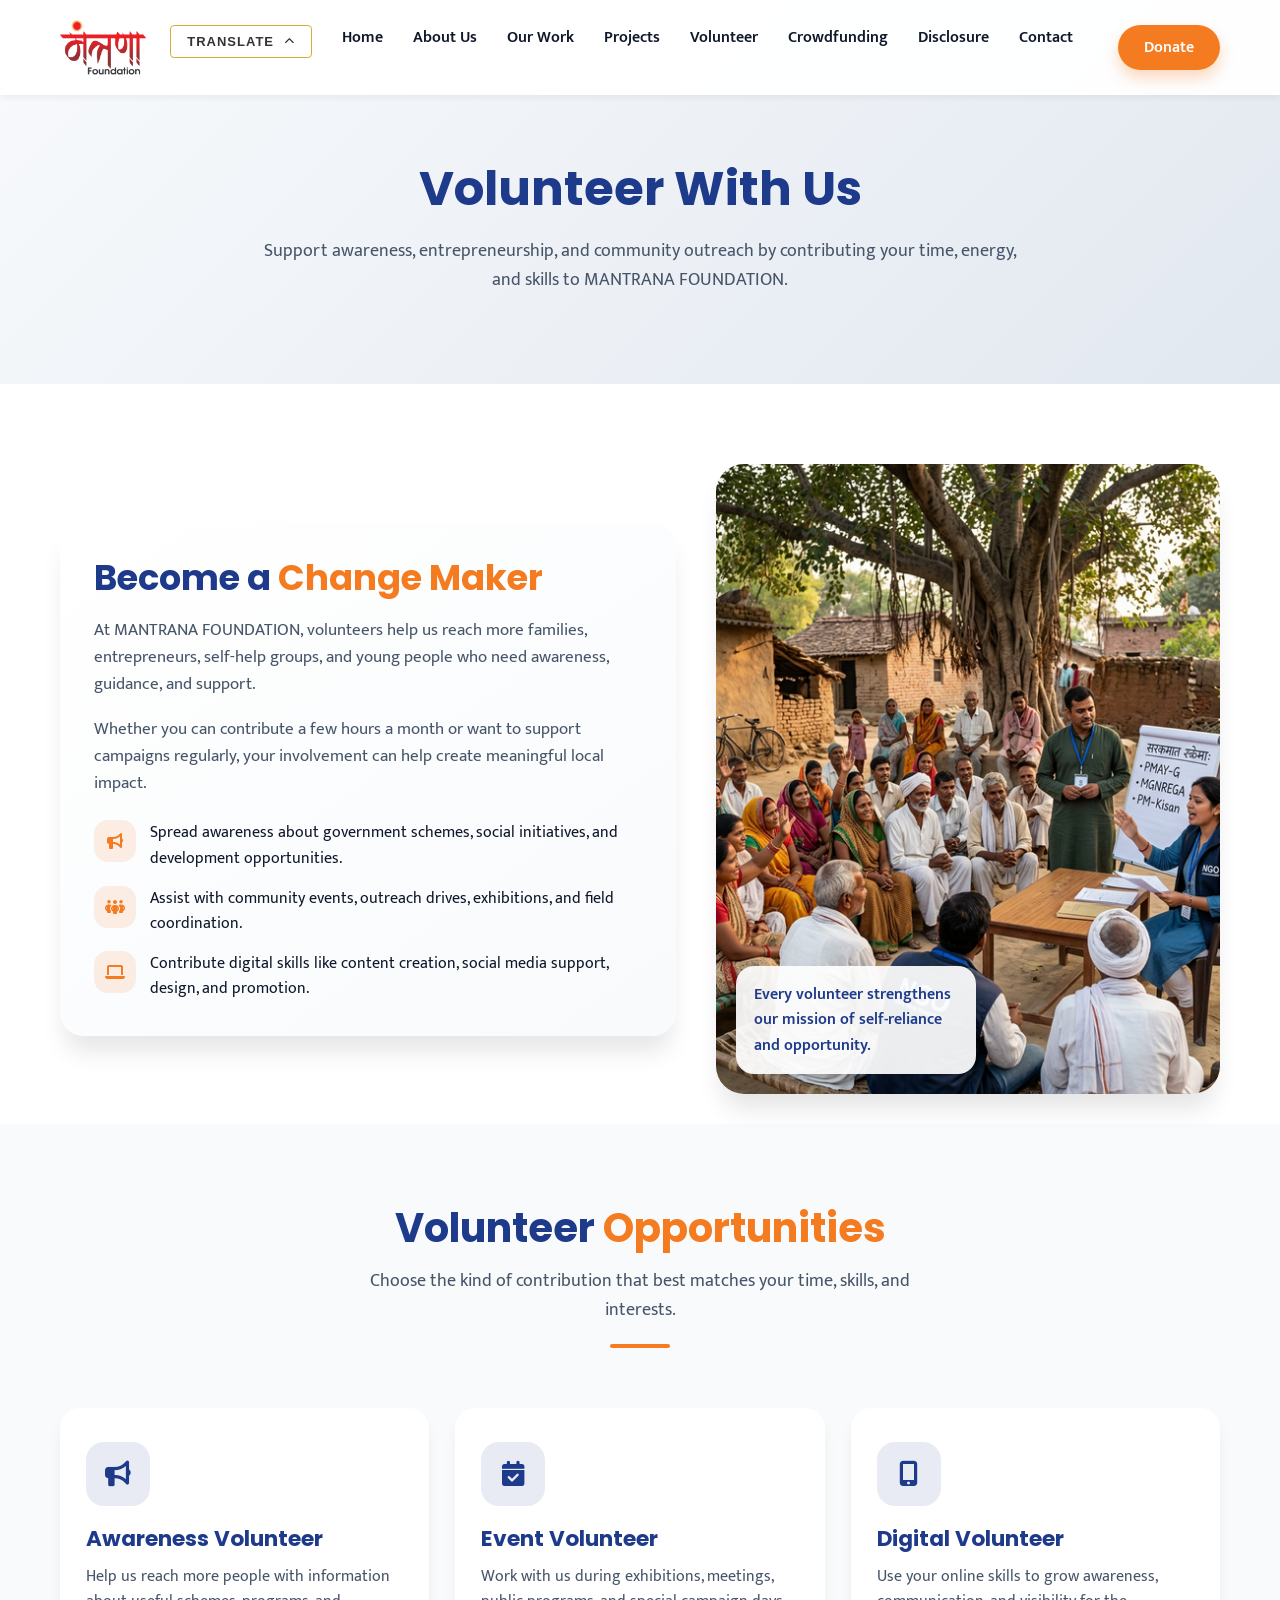
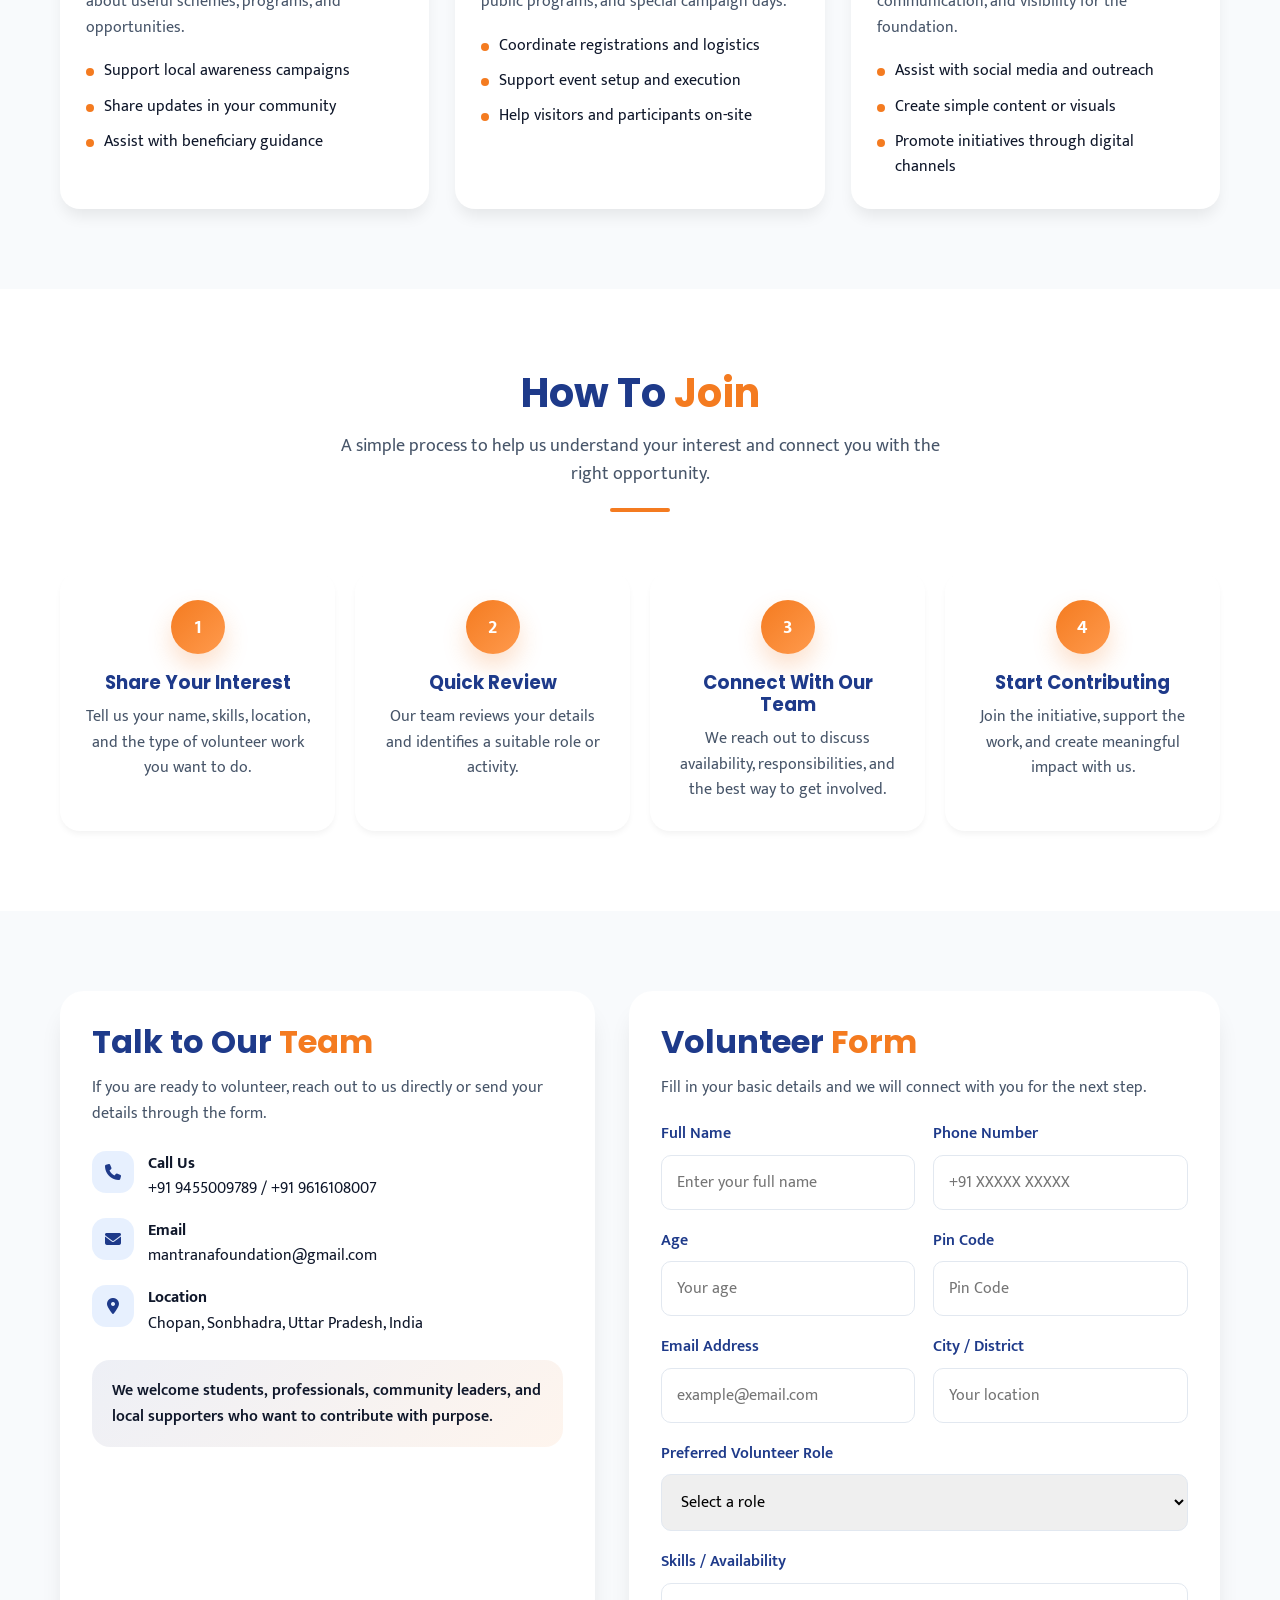
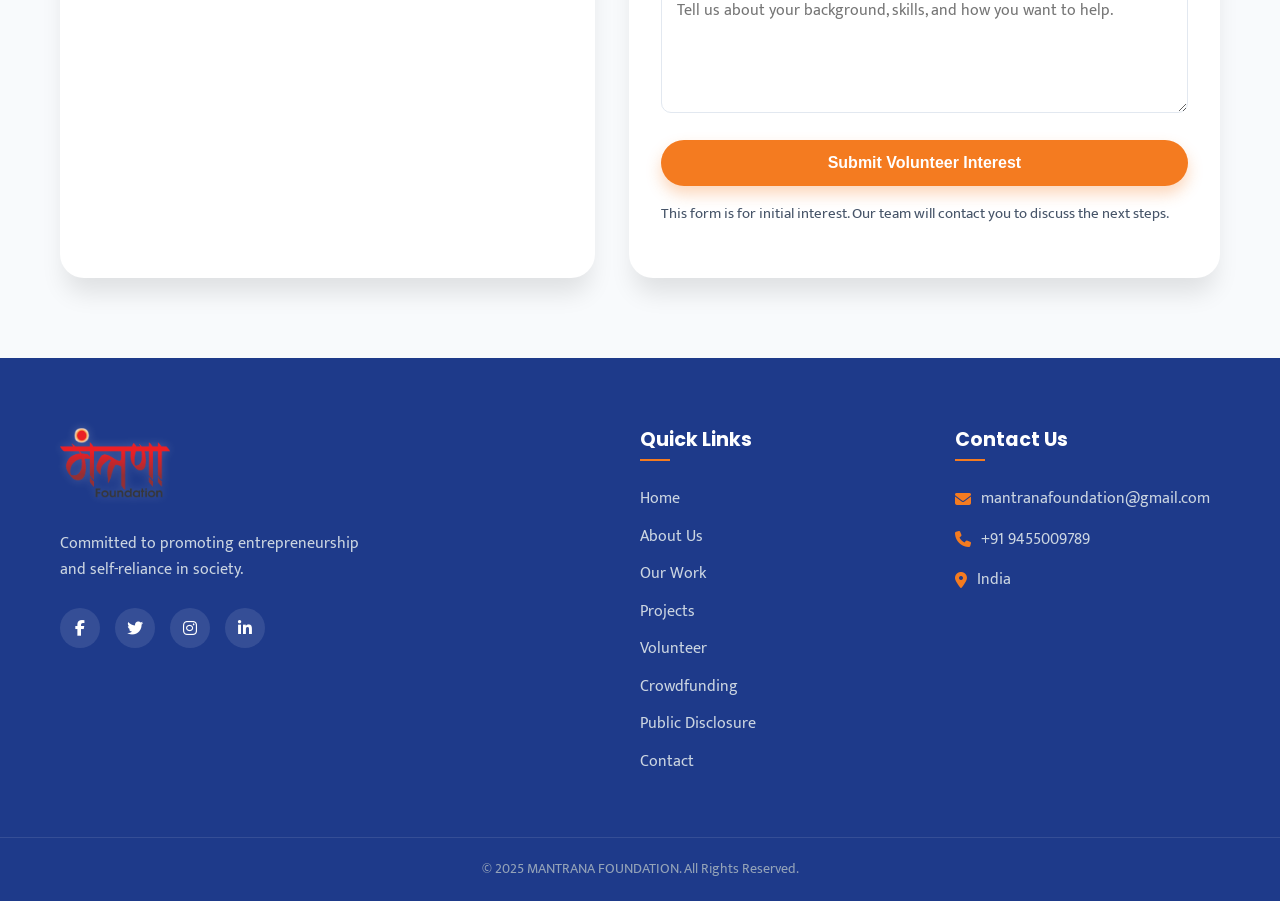
<file: volunteer.html>
<!DOCTYPE html>
<html lang="en">

<head>
    <meta charset="UTF-8">
    <meta name="viewport" content="width=device-width, initial-scale=1.0">
    <meta name="description"
        content="Volunteer with MANTRANA FOUNDATION and support entrepreneurship, awareness campaigns, and community outreach.">
    <title>Volunteer | MANTRANA FOUNDATION</title>
    <link
        href="https://fonts.googleapis.com/css2?family=Mukta:wght@300;400;500;600;700&family=Poppins:wght@400;500;600;700;800&display=swap"
        rel="stylesheet">
    <link rel="stylesheet" href="https://cdnjs.cloudflare.com/ajax/libs/font-awesome/6.4.0/css/all.min.css">
    <link rel="stylesheet" href="styles.css">
    <style>
        .page-header {
            padding: 160px 0 90px;
            background: linear-gradient(135deg, #F8FAFC 0%, #E2E8F0 100%);
            color: var(--secondary);
            text-align: center;
        }

        .page-header h1 {
            color: var(--secondary);
            font-size: 3rem;
            margin-bottom: 18px;
        }

        .page-header p {
            font-size: 1.15rem;
            max-width: 760px;
            margin: 0 auto;
            color: var(--text-muted);
        }

        .navbar {
            background: rgba(255, 255, 255, 0.95);
            box-shadow: var(--shadow-sm);
        }

        .volunteer-intro {
            padding: 80px 0 30px;
        }

        .volunteer-intro-grid {
            display: grid;
            grid-template-columns: 1.1fr 0.9fr;
            gap: 40px;
            align-items: center;
        }

        .volunteer-intro-card {
            background: linear-gradient(145deg, #ffffff, #f8fafc);
            border-radius: 24px;
            padding: 34px;
            box-shadow: var(--shadow-lg);
        }

        .volunteer-intro-card h2 {
            color: var(--secondary);
            font-size: 2.2rem;
            margin-bottom: 18px;
        }

        .volunteer-intro-card p {
            color: var(--text-muted);
            font-size: 1.05rem;
            margin-bottom: 18px;
        }

        .volunteer-points {
            display: grid;
            gap: 14px;
            margin-top: 24px;
        }

        .volunteer-points li {
            display: flex;
            align-items: flex-start;
            gap: 14px;
            color: var(--text-dark);
        }

        .volunteer-points i {
            width: 42px;
            height: 42px;
            border-radius: 14px;
            display: flex;
            align-items: center;
            justify-content: center;
            background: rgba(244, 123, 32, 0.12);
            color: var(--primary);
            flex-shrink: 0;
        }

        .volunteer-photo-wrap {
            position: relative;
        }

        .volunteer-photo {
            width: 100%;
            height: auto;
            display: block;
            border-radius: 28px;
            box-shadow: var(--shadow-lg);
            object-fit: cover;
            aspect-ratio: 4 / 5;
        }

        .volunteer-floating-note {
            position: absolute;
            bottom: 20px;
            left: 20px;
            background: rgba(255, 255, 255, 0.92);
            color: var(--secondary);
            border-radius: 18px;
            padding: 16px 18px;
            max-width: 240px;
            box-shadow: var(--shadow-md);
            font-weight: 600;
        }

        .roles-section,
        .process-section,
        .volunteer-form-section {
            padding: 80px 0;
        }

        .roles-grid {
            display: grid;
            grid-template-columns: repeat(3, minmax(0, 1fr));
            gap: 26px;
        }

        .role-card {
            background: var(--white);
            border-radius: 20px;
            padding: 30px 26px;
            box-shadow: var(--shadow-md);
            border-top: 4px solid transparent;
            transition: var(--transition);
        }

        .role-card:hover {
            transform: translateY(-8px);
            border-top-color: var(--primary);
            box-shadow: var(--shadow-lg);
        }

        .role-icon {
            width: 64px;
            height: 64px;
            border-radius: 18px;
            display: flex;
            align-items: center;
            justify-content: center;
            font-size: 1.6rem;
            margin-bottom: 20px;
            background: rgba(30, 58, 138, 0.1);
            color: var(--secondary);
        }

        .role-card h3 {
            color: var(--secondary);
            margin-bottom: 12px;
            font-size: 1.35rem;
        }

        .role-card p {
            color: var(--text-muted);
            margin-bottom: 18px;
        }

        .role-card ul {
            display: grid;
            gap: 10px;
        }

        .role-card li {
            color: var(--text-dark);
            font-size: 0.98rem;
            position: relative;
            padding-left: 18px;
        }

        .role-card li::before {
            content: '';
            position: absolute;
            top: 10px;
            left: 0;
            width: 8px;
            height: 8px;
            border-radius: 50%;
            background: var(--primary);
        }

        .process-grid {
            display: grid;
            grid-template-columns: repeat(4, minmax(0, 1fr));
            gap: 20px;
        }

        .process-card {
            background: var(--white);
            border-radius: 20px;
            padding: 28px 24px;
            box-shadow: var(--shadow-sm);
            text-align: center;
            position: relative;
        }

        .process-number {
            width: 54px;
            height: 54px;
            border-radius: 50%;
            margin: 0 auto 18px;
            display: flex;
            align-items: center;
            justify-content: center;
            background: linear-gradient(135deg, var(--primary), var(--primary-light));
            color: white;
            font-size: 1.2rem;
            font-weight: 700;
            box-shadow: 0 12px 24px rgba(244, 123, 32, 0.24);
        }

        .process-card h3 {
            color: var(--secondary);
            margin-bottom: 10px;
            font-size: 1.15rem;
        }

        .process-card p {
            color: var(--text-muted);
        }

        .volunteer-form-grid {
            display: grid;
            grid-template-columns: 0.95fr 1.05fr;
            gap: 34px;
        }

        .volunteer-contact-card,
        .volunteer-form-card {
            background: var(--white);
            border-radius: 24px;
            padding: 32px;
            box-shadow: var(--shadow-lg);
        }

        .volunteer-contact-card h2,
        .volunteer-form-card h2 {
            color: var(--secondary);
            margin-bottom: 14px;
            font-size: 2rem;
        }

        .volunteer-contact-card p,
        .volunteer-form-card p {
            color: var(--text-muted);
            margin-bottom: 20px;
        }

        .contact-list {
            display: grid;
            gap: 16px;
            margin-top: 24px;
        }

        .contact-list li {
            display: flex;
            align-items: flex-start;
            gap: 14px;
            color: var(--text-dark);
        }

        .contact-list i {
            width: 42px;
            height: 42px;
            border-radius: 14px;
            display: flex;
            align-items: center;
            justify-content: center;
            background: rgba(59, 130, 246, 0.12);
            color: var(--secondary);
            flex-shrink: 0;
        }

        .volunteer-form {
            display: grid;
            gap: 18px;
        }

        .volunteer-form-grid-two {
            display: grid;
            grid-template-columns: 1fr 1fr;
            gap: 18px;
        }

        .form-group label {
            display: block;
            margin-bottom: 8px;
            color: var(--secondary);
            font-weight: 600;
        }

        .form-control {
            width: 100%;
            padding: 13px 15px;
            border: 1px solid #E2E8F0;
            border-radius: 10px;
            font-family: inherit;
            font-size: 1rem;
            transition: var(--transition);
        }

        .form-control:focus {
            outline: none;
            border-color: var(--primary);
            box-shadow: 0 0 0 3px rgba(244, 123, 32, 0.12);
        }

        textarea.form-control {
            min-height: 130px;
            resize: vertical;
        }

        .volunteer-note {
            margin-top: 16px;
            color: var(--text-muted);
            font-size: 0.95rem;
        }

        .cta-banner {
            margin-top: 24px;
            background: linear-gradient(135deg, rgba(30, 58, 138, 0.08), rgba(244, 123, 32, 0.08));
            border-radius: 18px;
            padding: 18px 20px;
            color: var(--text-dark);
            font-weight: 600;
        }

        @media (max-width: 992px) {
            .volunteer-intro-grid,
            .volunteer-form-grid,
            .roles-grid,
            .process-grid {
                grid-template-columns: 1fr;
            }

            .volunteer-photo-wrap {
                max-width: 560px;
                margin: 0 auto;
            }
        }

        @media (max-width: 768px) {
            .page-header h1 {
                font-size: 2.4rem;
            }

            .volunteer-form-grid-two {
                grid-template-columns: 1fr;
            }

            .volunteer-intro-card,
            .volunteer-contact-card,
            .volunteer-form-card {
                padding: 24px;
            }
        }
    </style>
</head>

<body>
    <nav class="navbar scrolled">
        <div class="container nav-container">
            <a href="index.html" class="logo">
                <img src="assets/Mantarna_Foundation_4.jpg-removebg-preview.png" alt="MANTRANA FOUNDATION Logo" class="logo-img">
            </a>
            <div class="nav-links">
                <div class="premium-translate" id="premiumTranslate">
                    <button class="translate-btn" id="translateBtn">
                        TRANSLATE <i class="fas fa-chevron-up"></i>
                    </button>
                    <div class="translate-dropdown" id="translateDropdown">
                        <div class="translate-header">
                            <h3>Select Language</h3>
                            <p>INSTANT PAGE TRANSLATION</p>
                        </div>
                        <div class="translate-list" id="languageList">
                            <div class="translate-item active" data-lang="en">
                                <span class="dot"></span> English
                            </div>
                            <div class="translate-item" data-lang="as">
                                <span class="dot"></span> Assamese
                            </div>
                            <div class="translate-item" data-lang="hi">
                                <span class="dot"></span> Awadhi
                            </div>
                            <div class="translate-item" data-lang="hi">
                                <span class="dot"></span> Bodo
                            </div>
                            <div class="translate-item" data-lang="bn">
                                <span class="dot"></span> Bengali
                            </div>
                            <div class="translate-item" data-lang="hi">
                                <span class="dot"></span> Bhojpuri
                            </div>
                            <div class="translate-item" data-lang="hi">
                                <span class="dot"></span> Hindi
                            </div>
                        </div>
                    </div>
                </div>
                <div id="google_translate_element"></div>
                <a href="index.html" class="nav-link">Home</a>
                <a href="about.html" class="nav-link">About Us</a>
                <a href="services.html" class="nav-link">Our Work</a>
                <a href="projects.html" class="nav-link">Projects</a>
                <a href="volunteer.html" class="nav-link active">Volunteer</a>
                <a href="crowdfund.html" class="nav-link">Crowdfunding</a>
                <a href="disclosure.html" class="nav-link">Disclosure</a>
                <a href="contact.html" class="nav-link">Contact</a>
                <a href="donate.html" class="btn btn-primary nav-donate-btn">Donate</a>
            </div>
            <button class="menu-btn" aria-label="Toggle menu"><i class="fas fa-bars"></i></button>
        </div>
    </nav>

    <header class="page-header">
        <div class="container">
            <h1>Volunteer With Us</h1>
            <p>Support awareness, entrepreneurship, and community outreach by contributing your time, energy, and skills to MANTRANA FOUNDATION.</p>
        </div>
    </header>

    <section class="volunteer-intro">
        <div class="container">
            <div class="volunteer-intro-grid">
                <div class="volunteer-intro-card">
                    <h2>Become a <span class="text-primary">Change Maker</span></h2>
                    <p>At MANTRANA FOUNDATION, volunteers help us reach more families, entrepreneurs, self-help groups, and young people who need awareness, guidance, and support.</p>
                    <p>Whether you can contribute a few hours a month or want to support campaigns regularly, your involvement can help create meaningful local impact.</p>
                    <ul class="volunteer-points">
                        <li>
                            <i class="fas fa-bullhorn"></i>
                            <span>Spread awareness about government schemes, social initiatives, and development opportunities.</span>
                        </li>
                        <li>
                            <i class="fas fa-people-group"></i>
                            <span>Assist with community events, outreach drives, exhibitions, and field coordination.</span>
                        </li>
                        <li>
                            <i class="fas fa-laptop"></i>
                            <span>Contribute digital skills like content creation, social media support, design, and promotion.</span>
                        </li>
                    </ul>
                </div>
                <div class="volunteer-photo-wrap">
                    <img src="mission-image.png" alt="Volunteer and community support" class="volunteer-photo">
                    <div class="volunteer-floating-note">Every volunteer strengthens our mission of self-reliance and opportunity.</div>
                </div>
            </div>
        </div>
    </section>

    <section class="roles-section bg-light">
        <div class="container">
            <div class="section-header text-center">
                <h2 class="section-title">Volunteer <span>Opportunities</span></h2>
                <p class="section-subtitle">Choose the kind of contribution that best matches your time, skills, and interests.</p>
                <div class="section-divider"></div>
            </div>
            <div class="roles-grid">
                <div class="role-card">
                    <div class="role-icon"><i class="fas fa-bullhorn"></i></div>
                    <h3>Awareness Volunteer</h3>
                    <p>Help us reach more people with information about useful schemes, programs, and opportunities.</p>
                    <ul>
                        <li>Support local awareness campaigns</li>
                        <li>Share updates in your community</li>
                        <li>Assist with beneficiary guidance</li>
                    </ul>
                </div>
                <div class="role-card">
                    <div class="role-icon"><i class="fas fa-calendar-check"></i></div>
                    <h3>Event Volunteer</h3>
                    <p>Work with us during exhibitions, meetings, public programs, and special campaign days.</p>
                    <ul>
                        <li>Coordinate registrations and logistics</li>
                        <li>Support event setup and execution</li>
                        <li>Help visitors and participants on-site</li>
                    </ul>
                </div>
                <div class="role-card">
                    <div class="role-icon"><i class="fas fa-mobile-screen-button"></i></div>
                    <h3>Digital Volunteer</h3>
                    <p>Use your online skills to grow awareness, communication, and visibility for the foundation.</p>
                    <ul>
                        <li>Assist with social media and outreach</li>
                        <li>Create simple content or visuals</li>
                        <li>Promote initiatives through digital channels</li>
                    </ul>
                </div>
            </div>
        </div>
    </section>

    <section class="process-section">
        <div class="container">
            <div class="section-header text-center">
                <h2 class="section-title">How To <span>Join</span></h2>
                <p class="section-subtitle">A simple process to help us understand your interest and connect you with the right opportunity.</p>
                <div class="section-divider"></div>
            </div>
            <div class="process-grid">
                <div class="process-card">
                    <div class="process-number">1</div>
                    <h3>Share Your Interest</h3>
                    <p>Tell us your name, skills, location, and the type of volunteer work you want to do.</p>
                </div>
                <div class="process-card">
                    <div class="process-number">2</div>
                    <h3>Quick Review</h3>
                    <p>Our team reviews your details and identifies a suitable role or activity.</p>
                </div>
                <div class="process-card">
                    <div class="process-number">3</div>
                    <h3>Connect With Our Team</h3>
                    <p>We reach out to discuss availability, responsibilities, and the best way to get involved.</p>
                </div>
                <div class="process-card">
                    <div class="process-number">4</div>
                    <h3>Start Contributing</h3>
                    <p>Join the initiative, support the work, and create meaningful impact with us.</p>
                </div>
            </div>
        </div>
    </section>

    <section class="volunteer-form-section bg-light">
        <div class="container">
            <div class="volunteer-form-grid">
                <div class="volunteer-contact-card">
                    <h2>Talk to Our <span class="text-primary">Team</span></h2>
                    <p>If you are ready to volunteer, reach out to us directly or send your details through the form.</p>
                    <ul class="contact-list">
                        <li>
                            <i class="fas fa-phone"></i>
                            <div>
                                <strong>Call Us</strong><br>
                                +91 9455009789 / +91 9616108007
                            </div>
                        </li>
                        <li>
                            <i class="fas fa-envelope"></i>
                            <div>
                                <strong>Email</strong><br>
                                mantranafoundation@gmail.com
                            </div>
                        </li>
                        <li>
                            <i class="fas fa-location-dot"></i>
                            <div>
                                <strong>Location</strong><br>
                                Chopan, Sonbhadra, Uttar Pradesh, India
                            </div>
                        </li>
                    </ul>
                    <div class="cta-banner">
                        We welcome students, professionals, community leaders, and local supporters who want to contribute with purpose.
                    </div>
                </div>

                <div class="volunteer-form-card">
                    <h2>Volunteer <span class="text-primary">Form</span></h2>
                    <p>Fill in your basic details and we will connect with you for the next step.</p>
                    <form action="#" method="POST" class="volunteer-form">
                        <div class="volunteer-form-grid-two">
                            <div class="form-group">
                                <label for="volunteer-name">Full Name</label>
                                <input id="volunteer-name" class="form-control" type="text" placeholder="Enter your full name" required>
                            </div>
                            <div class="form-group">
                                <label for="volunteer-phone">Phone Number</label>
                                <input id="volunteer-phone" class="form-control" type="tel" placeholder="+91 XXXXX XXXXX" required>
                            </div>
                            <div class="form-group">
                                <label for="volunteer-age">Age</label>
                                <input id="volunteer-age" class="form-control" type="age" placeholder="Your age" required>
                            </div>
                            <div class="form-group">
                                <label for="volunteer-pin">Pin Code</label>
                                <input id="volunteer-pin" class="form-control" type="text" placeholder="Pin Code" required>
                            </div>
                        </div>
                        <div class="volunteer-form-grid-two">
                            <div class="form-group">
                                <label for="volunteer-email">Email Address</label>
                                <input id="volunteer-email" class="form-control" type="email" placeholder="example@email.com" required>
                            </div>
                            <div class="form-group">
                                <label for="volunteer-location">City / District</label>
                                <input id="volunteer-location" class="form-control" type="text" placeholder="Your location" required>
                            </div>
                        </div>
                        <div class="form-group">
                            <label for="volunteer-role">Preferred Volunteer Role</label>
                            <select id="volunteer-role" class="form-control" required>
                                <option value="">Select a role</option>
                                <option>Awareness Volunteer</option>
                                <option>Event Volunteer</option>
                                <option>Digital Volunteer</option>
                                <option>General Community Support</option>
                            </select>
                        </div>
                        <div class="form-group">
                            <label for="volunteer-message">Skills / Availability</label>
                            <textarea id="volunteer-message" class="form-control"
                                placeholder="Tell us about your background, skills, and how you want to help." required></textarea>
                        </div>
                        <button type="submit" class="btn btn-primary">Submit Volunteer Interest</button>
                    </form>
                    <p class="volunteer-note">This form is for initial interest. Our team will contact you to discuss the next steps.</p>
                </div>
            </div>
        </div>
    </section>

    <footer class="footer">
        <div class="container footer-container">
            <div class="footer-brand">
                <a href="index.html" class="logo footer-logo">
                    <img src="assets/Mantarna_Foundation_4.jpg-removebg-preview.png" alt="MANTRANA FOUNDATION Logo" class="logo-img">
                </a>
                <p class="footer-desc">Committed to promoting entrepreneurship and self-reliance in society.</p>
                <div class="social-links">
                    <a href="#" class="social-link"><i class="fab fa-facebook-f"></i></a>
                    <a href="#" class="social-link"><i class="fab fa-twitter"></i></a>
                    <a href="#" class="social-link"><i class="fab fa-instagram"></i></a>
                    <a href="#" class="social-link"><i class="fab fa-linkedin-in"></i></a>
                </div>
            </div>
            <div class="footer-links">
                <h4 class="footer-title">Quick Links</h4>
                <ul>
                    <li><a href="index.html">Home</a></li>
                    <li><a href="about.html">About Us</a></li>
                    <li><a href="services.html">Our Work</a></li>
                    <li><a href="projects.html">Projects</a></li>
                    <li><a href="volunteer.html">Volunteer</a></li>
                    <li><a href="crowdfund.html">Crowdfunding</a></li>
                    <li><a href="disclosure.html">Public Disclosure</a></li>
                    <li><a href="contact.html">Contact</a></li>
                </ul>
            </div>
            <div class="footer-contact">
                <h4 class="footer-title">Contact Us</h4>
                <ul>
                    <li><i class="fas fa-envelope"></i> mantranafoundation@gmail.com</li>
                    <li><i class="fas fa-phone"></i> +91 9455009789</li>
                    <li><i class="fas fa-map-marker-alt"></i> India</li>
                </ul>
            </div>
        </div>
        <div class="footer-bottom">
            <p>&copy; 2025 MANTRANA FOUNDATION. All Rights Reserved.</p>
        </div>
    </footer>

    <script type="text/javascript">
        function googleTranslateElementInit() {
            new google.translate.TranslateElement({
                pageLanguage: 'en',
                includedLanguages: 'hi,bn,te,mr,ta,ur,gu,kn,or,ml,pa,as,en',
                layout: google.translate.TranslateElement.InlineLayout.SIMPLE
            }, 'google_translate_element');
        }
    </script>
    <script type="text/javascript" src="https://translate.google.com/translate_a/element.js?cb=googleTranslateElementInit"></script>
    <script src="script.js"></script>
</body>

</html>
</file>
<file: styles.css>
/* --- Base & Variables --- */
:root {
    --primary: #F47B20;
    /* Vibrant Saffron */
    --primary-light: #FF9A4D;
    --primary-dark: #cc5c0c;
    --secondary: #1E3A8A;
    /* Deep Royal Blue */
    --secondary-light: #3B82F6;
    --text-dark: #0F172A;
    --text-muted: #475569;
    --bg-light: #F8FAFC;
    --white: #FFFFFF;
    --transition: all 0.3s cubic-bezier(0.25, 0.8, 0.25, 1);
    --shadow-sm: 0 4px 6px -1px rgba(0, 0, 0, 0.05);
    --shadow-md: 0 10px 15px -3px rgba(0, 0, 0, 0.08);
    --shadow-lg: 0 20px 25px -5px rgba(0, 0, 0, 0.1);
}

* {
    margin: 0;
    padding: 0;
    box-sizing: border-box;
}

html {
    scroll-behavior: smooth;
}

body {
    font-family: 'Mukta', 'Poppins', sans-serif;
    color: var(--text-dark);
    background-color: var(--white);
    line-height: 1.6;
    overflow-x: hidden;
}

a {
    text-decoration: none;
    color: inherit;
}

ul {
    list-style: none;
}

.container {
    max-width: 1200px;
    margin: 0 auto;
    padding: 0 20px;
}

.text-center {
    text-align: center;
}

.section {
    padding: 80px 0;
}

.bg-light {
    background-color: var(--bg-light);
}

/* --- Utilities & Typography --- */
h1,
h2,
h3,
h4,
h5,
h6 {
    font-family: 'Poppins', 'Mukta', sans-serif;
    font-weight: 700;
    line-height: 1.2;
}

.btn {
    display: inline-block;
    padding: 12px 28px;
    border-radius: 50px;
    font-weight: 600;
    font-size: 1rem;
    cursor: pointer;
    transition: var(--transition);
    border: 2px solid transparent;
}

.btn-primary {
    background-color: var(--primary);
    color: var(--white);
    box-shadow: 0 8px 15px rgba(244, 123, 32, 0.3);
}

.btn-primary:hover {
    background-color: var(--primary-dark);
    transform: translateY(-2px);
    box-shadow: 0 12px 20px rgba(244, 123, 32, 0.4);
}

.btn-outline {
    background-color: transparent;
    border-color: var(--secondary);
    color: var(--secondary);
}

.btn-outline:hover {
    background-color: var(--secondary);
    color: var(--white);
    transform: translateY(-2px);
}

.text-primary {
    color: var(--primary);
}

.text-secondary {
    color: var(--secondary);
}

.text-xl {
    font-size: 1.2rem;
}

/* --- Navbar --- */
.navbar {
    position: fixed;
    top: 0;
    left: 0;
    width: 100%;
    padding: 20px 0;
    z-index: 1000;
    transition: var(--transition);
    background: transparent;
}

.navbar.scrolled {
    background: rgba(255, 255, 255, 0.95);
    backdrop-filter: blur(10px);
    padding: 15px 0;
    box-shadow: var(--shadow-sm);
}

.nav-container {
    display: flex;
    justify-content: space-between;
    align-items: center;
}

.logo {
    display: flex;
    align-items: center;
    gap: 10px;
    transition: var(--transition);
}

.logo-img {
    height: 55px; /* Optimal height for navbar */
    width: auto;
    object-fit: contain;
    transition: var(--transition);
}

.logo:hover .logo-img {
    transform: scale(1.05);
}

.nav-links {
    display: flex;
    gap: 30px;
}

.nav-link {
    font-weight: 600;
    color: var(--text-dark);
    position: relative;
    padding-bottom: 5px;
}

.nav-donate-btn {
    padding: 8px 24px !important;
    margin-left: 15px;
}

.nav-link::after {
    content: '';
    position: absolute;
    bottom: 0;
    left: 0;
    width: 0;
    height: 2px;
    background-color: var(--primary);
    transition: var(--transition);
}

.nav-link:hover::after {
    width: 100%;
}

.navbar.scrolled .logo,
.navbar.scrolled .nav-link {
    color: var(--text-dark);
}

.menu-btn {
    display: none;
    font-size: 1.5rem;
    background: none;
    border: none;
    color: var(--text-dark);
    cursor: pointer;
}

/* --- Hero Section --- */
.hero {
    position: relative;
    padding: 160px 0 100px;
    min-height: 100vh;
    display: flex;
    align-items: center;
    background: linear-gradient(135deg, #F8FAFC 0%, #E2E8F0 100%);
    overflow: hidden;
}

.hero-shapes .shape {
    position: absolute;
    border-radius: 50%;
    filter: blur(60px);
    z-index: 0;
    opacity: 0.6;
}

.shape-1 {
    top: -10%;
    left: -10%;
    width: 400px;
    height: 400px;
    background: var(--primary-light);
}

.shape-2 {
    bottom: 10%;
    right: -5%;
    width: 350px;
    height: 350px;
    background: var(--secondary-light);
    opacity: 0.4;
}

.hero-container {
    position: relative;
    z-index: 1;
    display: grid;
    grid-template-columns: 1fr 1fr;
    gap: 50px;
    align-items: center;
}

.badge {
    display: inline-block;
    padding: 6px 16px;
    background: rgba(30, 58, 138, 0.1);
    color: var(--secondary);
    border-radius: 50px;
    font-weight: 600;
    font-size: 0.9rem;
    margin-bottom: 20px;
    border: 1px solid rgba(30, 58, 138, 0.2);
}

.hero-title {
    font-size: 3.5rem;
    color: var(--text-dark);
    margin-bottom: 20px;
}

.hero-title span {
    color: var(--primary);
}

.hero-subtitle {
    font-size: 1.15rem;
    color: var(--text-muted);
    margin-bottom: 30px;
    max-width: 90%;
}

.hero-actions {
    display: flex;
    gap: 15px;
}

.hero-actions .btn i {
    margin-left: 8px;
}

.hero-image {
    position: relative;
}

.hero-img-wrapper {
    position: relative;
    width: 100%;
    height: 450px;
    display: flex;
    justify-content: center;
    align-items: center;
}

.hero-img-container {
    position: relative;
    width: 100%;
    max-width: 500px;
    margin: 0 auto;
}

.hero-real-image {
    width: 100%;
    height: auto;
    border-radius: 20px;
    box-shadow: var(--shadow-lg);
    display: block;
    object-fit: cover;
    aspect-ratio: 4/5;
}

.image-overlay-card {
    position: absolute;
    animation: pulseFloat 5s ease-in-out infinite;
    z-index: 2;
}

@keyframes float {

    0%,
    100% {
        transform: rotate(45deg) translateY(0);
    }

    50% {
        transform: rotate(45deg) translateY(-15px);
    }
}

.glass-card {
    background: rgba(255, 255, 255, 0.85);
    backdrop-filter: blur(12px);
    border: 1px solid rgba(255, 255, 255, 0.5);
    padding: 15px 20px;
    border-radius: 12px;
    box-shadow: var(--shadow-md);
    display: flex;
    align-items: center;
    gap: 12px;
    font-weight: 600;
}

.floating-card {
    position: absolute;
    animation: pulseFloat 5s ease-in-out infinite;
}

.floating-card i {
    font-size: 1.5rem;
}

.top-right {
    top: 20px;
    right: 0;
    animation-delay: 1s;
}

.bottom-left {
    bottom: 30px;
    left: 0;
    animation-delay: 2s;
}

@keyframes pulseFloat {

    0%,
    100% {
        transform: translateY(0);
    }

    50% {
        transform: translateY(-10px);
    }
}

/* --- Section Headers --- */
.section-header {
    margin-bottom: 60px;
}

.section-title {
    font-size: 2.5rem;
    color: var(--secondary);
    margin-bottom: 15px;
}

.section-title span {
    color: var(--primary);
}

.section-subtitle {
    font-size: 1.1rem;
    color: var(--text-muted);
    max-width: 600px;
    margin: 0 auto;
}

.section-divider {
    height: 4px;
    width: 60px;
    background: var(--primary);
    margin: 20px auto 0;
    border-radius: 2px;
}

/* --- Mission Section --- */
.mission-grid {
    display: grid;
    grid-template-columns: 1fr 1fr;
    gap: 60px;
    align-items: center;
}

.mission-image-container {
    position: relative;
    width: 100%;
}

.mission-real-image {
    width: 100%;
    height: auto;
    border-radius: 24px;
    box-shadow: var(--shadow-lg);
    object-fit: cover;
    aspect-ratio: 4/3;
    display: block;
}

.mission-highlight-card {
    position: absolute;
    bottom: -20px;
    right: -20px;
    max-width: 250px;
    z-index: 2;
    background: rgba(255, 255, 255, 0.9);
}





.mission-text {
    margin-bottom: 30px;
    color: var(--text-muted);
}

.mission-list li {
    display: flex;
    gap: 20px;
    margin-bottom: 25px;
    background: var(--white);
    padding: 20px;
    border-radius: 12px;
    box-shadow: var(--shadow-sm);
    transition: var(--transition);
    border-left: 4px solid transparent;
}

.mission-list li:hover {
    transform: translateX(10px);
    border-left-color: var(--primary);
    box-shadow: var(--shadow-md);
}

.list-icon {
    width: 40px;
    height: 40px;
    background: rgba(244, 123, 32, 0.1);
    color: var(--primary);
    border-radius: 50%;
    display: flex;
    justify-content: center;
    align-items: center;
    flex-shrink: 0;
}

.list-text strong {
    display: block;
    font-size: 1.1rem;
    margin-bottom: 5px;
    color: var(--secondary);
}

.list-text span {
    color: var(--text-muted);
    font-size: 0.95rem;
}

/* --- Services Section --- */
.services-grid {
    display: grid;
    grid-template-columns: repeat(auto-fit, minmax(250px, 1fr));
    gap: 30px;
}

.service-card {
    background: var(--white);
    padding: 40px 30px;
    border-radius: 16px;
    text-align: center;
    box-shadow: var(--shadow-md);
    transition: var(--transition);
    border-bottom: 4px solid transparent;
}

.service-card:hover {
    transform: translateY(-10px);
    box-shadow: var(--shadow-lg);
    border-bottom-color: var(--primary);
}

.service-icon {
    width: 80px;
    height: 80px;
    border-radius: 20px;
    display: flex;
    justify-content: center;
    align-items: center;
    margin: 0 auto 25px;
    font-size: 2rem;
    transition: var(--transition);
}

.wrapper-1 {
    background: rgba(244, 123, 32, 0.1);
    color: #F47B20;
}

.wrapper-2 {
    background: rgba(59, 130, 246, 0.1);
    color: #3B82F6;
}

.wrapper-3 {
    background: rgba(16, 185, 129, 0.1);
    color: #10B981;
}

.wrapper-4 {
    background: rgba(139, 92, 246, 0.1);
    color: #8B5CF6;
}

.service-card:hover .service-icon {
    transform: scale(1.1) rotate(5deg);
}

.service-title {
    font-size: 1.4rem;
    margin-bottom: 15px;
    color: var(--secondary);
}

.service-desc {
    color: var(--text-muted);
}

/* --- WhatsApp QR Section --- */
.qr-community {
    padding: 80px 0;
    background: linear-gradient(135deg, #ecfdf5 0%, #f8fafc 100%);
}

.qr-community-card {
    display: grid;
    grid-template-columns: 1.2fr 0.8fr;
    gap: 36px;
    align-items: start;
    background: var(--white);
    border-radius: 28px;
    padding: 36px;
    box-shadow: var(--shadow-lg);
}

.qr-community-copy .badge {
    background: rgba(34, 197, 94, 0.12);
    color: #15803D;
    border-color: rgba(34, 197, 94, 0.18);
}

.qr-community-title {
    font-size: 2.3rem;
    color: var(--secondary);
    margin-bottom: 16px;
}

.qr-community-text {
    color: var(--text-muted);
    font-size: 1.05rem;
    margin-bottom: 22px;
    max-width: 560px;
}

.qr-community-points {
    display: grid;
    gap: 14px;
    margin-bottom: 28px;
}

.qr-community-points li {
    display: flex;
    align-items: center;
    gap: 12px;
    color: var(--text-dark);
    font-weight: 600;
}

.qr-community-points i {
    width: 36px;
    height: 36px;
    border-radius: 50%;
    display: flex;
    align-items: center;
    justify-content: center;
    background: rgba(34, 197, 94, 0.12);
    color: #16A34A;
    flex-shrink: 0;
}

.qr-community-actions {
    display: flex;
    gap: 14px;
    flex-wrap: wrap;
}

.qr-preview {
    background: #ffffff;
    border: 1px solid #E2E8F0;
    border-radius: 28px;
    padding: 12px;
    text-align: center;
    width: 100%;
    max-width: 380px;
    justify-self: center;
    align-self: start;
    box-shadow: var(--shadow-md);
}

.qr-preview img {
    width: 100%;
    max-width: none;
    height: auto;
    border-radius: 20px;
    display: block;
    margin: 0 auto 12px;
}

.qr-preview-label {
    color: var(--text-muted);
    font-size: 0.9rem;
    font-weight: 600;
}

/* --- Footer --- */
.footer {
    background-color: var(--secondary);
    color: var(--white);
    padding: 70px 0 20px;
}

.footer-container {
    display: grid;
    grid-template-columns: 2fr 1fr 1fr;
    gap: 50px;
    margin-bottom: 50px;
}

.footer-logo {
    margin-bottom: 25px;
    display: inline-block;
}

.footer-logo .logo-img {
    height: 70px; /* Slightly larger for footer */
    filter: drop-shadow(0 0 5px rgba(255, 255, 255, 0.2));
}

.footer-desc {
    color: #CBD5E1;
    margin-bottom: 25px;
    max-width: 300px;
}

.social-links {
    display: flex;
    gap: 15px;
}

.social-link {
    width: 40px;
    height: 40px;
    background: rgba(255, 255, 255, 0.1);
    display: flex;
    justify-content: center;
    align-items: center;
    border-radius: 50%;
    color: var(--white);
    transition: var(--transition);
}

.social-link:hover {
    background: var(--primary);
    transform: translateY(-3px);
}

.footer-title {
    font-size: 1.2rem;
    margin-bottom: 25px;
    position: relative;
    padding-bottom: 10px;
}

.footer-title::after {
    content: '';
    position: absolute;
    bottom: 0;
    left: 0;
    width: 30px;
    height: 2px;
    background: var(--primary);
}

.footer-links ul li {
    margin-bottom: 12px;
}

.footer-links ul li a {
    color: #CBD5E1;
    transition: var(--transition);
}

.footer-links ul li a:hover {
    color: var(--primary);
    padding-left: 5px;
}

.footer-contact ul li {
    margin-bottom: 15px;
    display: flex;
    align-items: center;
    gap: 10px;
    color: #CBD5E1;
}

.footer-contact ul li i {
    color: var(--primary);
}

.footer-bottom {
    text-align: center;
    padding-top: 20px;
    border-top: 1px solid rgba(255, 255, 255, 0.1);
    color: #94A3B8;
    font-size: 0.9rem;
}

/* --- Page Hero (Inner Pages) --- */
.page-hero {
    position: relative;
    padding: 160px 0 80px;
    background: linear-gradient(135deg, #F8FAFC 0%, #E2E8F0 100%);
    overflow: hidden;
    text-align: center;
}

.page-hero-shapes .shape {
    position: absolute;
    border-radius: 50%;
    filter: blur(80px);
    opacity: 0.15;
}

.page-hero .shape-1 {
    top: -20%;
    left: -10%;
    width: 400px;
    height: 400px;
    background: var(--primary);
}

.page-hero .shape-2 {
    bottom: -10%;
    right: -5%;
    width: 350px;
    height: 350px;
    background: var(--secondary-light);
}

.page-hero-content {
    position: relative;
    z-index: 1;
}

.page-hero .badge {
    background: rgba(30, 58, 138, 0.1);
    color: var(--secondary);
    border-color: rgba(30, 58, 138, 0.2);
}

.page-hero-title {
    font-size: 3rem;
    color: var(--secondary);
    margin-bottom: 20px;
}

.page-hero-title span {
    color: var(--primary);
}

.page-hero-subtitle {
    font-size: 1.15rem;
    color: var(--text-muted);
    max-width: 650px;
    margin: 0 auto;
}

/* --- Disclosure Section --- */
.disclosure-section {
    padding: 80px 0;
}

.documents-grid {
    display: flex;
    flex-direction: column;
    gap: 20px;
    max-width: 800px;
    margin: 0 auto;
}

.document-card {
    background: var(--white);
    border-radius: 16px;
    padding: 28px;
    box-shadow: var(--shadow-sm);
    display: flex;
    align-items: center;
    gap: 20px;
    transition: var(--transition);
    border: 1px solid rgba(0, 0, 0, 0.04);
    position: relative;
    overflow: hidden;
}

.document-card::before {
    content: '';
    position: absolute;
    top: 0;
    left: 0;
    width: 4px;
    height: 100%;
    background: var(--primary);
    transform: scaleY(0);
    transition: var(--transition);
    border-radius: 4px 0 0 4px;
}

.document-card:hover {
    transform: translateY(-4px);
    box-shadow: var(--shadow-lg);
}

.document-card:hover::before {
    transform: scaleY(1);
}

.document-icon {
    width: 56px;
    height: 56px;
    border-radius: 14px;
    background: linear-gradient(135deg, #FEE2E2, #FECACA);
    color: #DC2626;
    display: flex;
    justify-content: center;
    align-items: center;
    font-size: 1.5rem;
    flex-shrink: 0;
}

.document-info {
    flex: 1;
    min-width: 0;
}

.document-title {
    font-size: 1.05rem;
    font-weight: 700;
    color: var(--text-dark);
    margin-bottom: 4px;
    white-space: nowrap;
    overflow: hidden;
    text-overflow: ellipsis;
}

.document-desc {
    font-size: 0.85rem;
    color: var(--text-muted);
    line-height: 1.4;
}

.document-actions {
    display: flex;
    gap: 8px;
    flex-shrink: 0;
}

.doc-btn {
    display: inline-flex;
    align-items: center;
    gap: 6px;
    padding: 8px 16px;
    border-radius: 8px;
    font-size: 0.85rem;
    font-weight: 600;
    transition: var(--transition);
    cursor: pointer;
    text-decoration: none;
}

.doc-btn-view {
    background: rgba(30, 58, 138, 0.08);
    color: var(--secondary);
}

.doc-btn-view:hover {
    background: var(--secondary);
    color: var(--white);
    transform: translateY(-1px);
}

.doc-btn-download {
    background: rgba(244, 123, 32, 0.1);
    color: var(--primary);
    padding: 8px 12px;
}

.doc-btn-download:hover {
    background: var(--primary);
    color: var(--white);
    transform: translateY(-1px);
}

/* --- Images Gallery --- */
.images-grid {
    display: grid;
    grid-template-columns: repeat(auto-fit, minmax(300px, 1fr));
    gap: 30px;
    max-width: 800px;
    margin: 0 auto;
}

.image-card {
    border-radius: 16px;
    overflow: hidden;
    box-shadow: var(--shadow-md);
    transition: var(--transition);
    background: var(--white);
}

.image-card:hover {
    transform: translateY(-6px);
    box-shadow: var(--shadow-lg);
}

.image-card-inner {
    overflow: hidden;
    aspect-ratio: 4/3;
}

.image-card-inner img {
    width: 100%;
    height: 100%;
    object-fit: cover;
    transition: transform 0.5s ease;
}

.image-card:hover .image-card-inner img {
    transform: scale(1.05);
}

.image-card-footer {
    padding: 16px 20px;
    display: flex;
    justify-content: space-between;
    align-items: center;
    border-top: 1px solid rgba(0, 0, 0, 0.05);
}

.image-card-footer span {
    font-weight: 600;
    color: var(--text-muted);
    font-size: 0.9rem;
}

.image-card-footer span i {
    color: var(--primary);
    margin-right: 8px;
}

/* --- Responsive Design --- */
@media (max-width: 992px) {

    .hero-container,
    .mission-grid {
        grid-template-columns: 1fr;
        gap: 40px;
    }

    .hero-title {
        font-size: 2.8rem;
    }

    .hero-content {
        text-align: center;
        order: 2;
    }

    .hero-actions {
        justify-content: center;
    }

    .hero-subtitle {
        margin: 0 auto 30px;
    }

    .hero-image {
        order: 1;
    }

    .footer-container {
        grid-template-columns: 1fr;
        text-align: center;
        gap: 30px;
    }

    .footer-desc {
        margin: 0 auto 25px;
    }

    .social-links {
        justify-content: center;
    }

    .footer-title::after {
        left: 50%;
        transform: translateX(-50%);
    }

    .footer-contact ul li {
        justify-content: center;
    }

    .page-hero-title {
        font-size: 2.2rem;
    }

    .documents-grid {
        grid-template-columns: 1fr;
    }

    .document-card {
        flex-wrap: wrap;
    }

    .document-actions {
        width: 100%;
        justify-content: flex-end;
    }

    .images-grid {
        grid-template-columns: 1fr;
    }

    .qr-community-card {
        grid-template-columns: 1fr;
    }
}

@media (max-width: 768px) {
    .menu-btn {
        display: block;
    }

    .nav-links {
        position: fixed;
        top: 80px;
        left: -100%;
        width: 100%;
        background: var(--white);
        flex-direction: column;
        align-items: center;
        padding: 30px 0;
        box-shadow: var(--shadow-md);
        transition: var(--transition);
    }

    .nav-links.active {
        left: 0;
    }

    .nav-donate-btn {
        margin-left: 0;
        margin-top: 15px;
    }

    .lang-selector {
        margin-left: 0;
        margin-top: 15px;
        justify-content: center;
    }
}

/* --- Language Selector --- */
.lang-selector {
    display: flex;
    align-items: center;
    gap: 8px;
    margin-right: 15px;
    background: var(--white); 
    border: 1px solid #E2E8F0;
    border-radius: 50px;
    padding: 4px 12px 4px 16px;
    box-shadow: var(--shadow-sm);
    transition: var(--transition);
}

.lang-selector:hover {
    border-color: var(--primary);
    box-shadow: 0 4px 12px rgba(244, 123, 32, 0.15);
}

.lang-label {
    font-weight: 600;
    font-size: 0.95rem;
    color: var(--secondary);
    display: flex;
    align-items: center;
    gap: 8px;
    white-space: nowrap;
}

.lang-label i {
    color: var(--primary);
    font-size: 1.2rem;
}

.goog-te-banner-frame.skiptranslate, .goog-te-gadget-icon {
    display: none !important;
}

body {
    top: 0px !important;
}

.goog-te-gadget {
    font-family: 'Poppins', sans-serif !important;
    color: transparent !important;
    font-size: 0 !important;
    display: flex;
    align-items: center;
}

.goog-te-gadget .goog-te-combo {
    margin: 0 0 0 12px;
    padding: 6px 24px 6px 12px;
    border: none;
    border-left: 1px solid #E2E8F0;
    border-radius: 0;
    background-color: transparent;
    color: var(--text-dark);
    font-weight: 500;
    cursor: pointer;
    outline: none;
    font-family: 'Poppins', sans-serif;
    font-size: 0.9rem;
    appearance: none;
    -webkit-appearance: none;
    background-image: url("data:image/svg+xml;charset=UTF-8,%3csvg xmlns='http://www.w3.org/2000/svg' viewBox='0 0 24 24' fill='none' stroke='%2364748B' stroke-width='2' stroke-linecap='round' stroke-linejoin='round'%3e%3cpolyline points='6 9 12 15 18 9'%3e%3c/polyline%3e%3c/svg%3e");
    background-repeat: no-repeat;
    background-position: right 4px center;
    background-size: 1em;
    transition: var(--transition);
}

.goog-te-gadget .goog-te-combo:hover, .goog-te-gadget .goog-te-combo:focus {
    color: var(--primary);
}

#goog-gt-tt, .goog-te-balloon-frame {
    display: none !important;
}

.goog-text-highlight {
    background-color: transparent !important;
    box-shadow: none !important;
}

/* Clean up Google Translate Simple Layout Button */
.goog-te-gadget-simple {
    background-color: transparent !important;
    border: none !important;
    display: flex;
    align-items: center;
}

.goog-te-gadget-simple .goog-te-menu-value {
    display: flex;
    align-items: center;
}

/* Hide vertical separator pipe */
.goog-te-gadget-simple .goog-te-menu-value span:nth-child(3) {
    display: none !important;
}

/* Style the dropdown arrow */
.goog-te-gadget-simple .goog-te-menu-value span[aria-hidden="true"] {
    color: var(--primary) !important;
    font-size: 14px !important;
    margin-left: 6px;
}

/* Also hide the first option in standard layout as a fallback */
.goog-te-combo option:first-child {
    display: none;
}

/* --- Premium Vision Card --- */
.vision-card {
    position: relative;
    margin-top: 50px;
    padding: 50px 40px;
    background: linear-gradient(135deg, rgba(255, 255, 255, 0.95) 0%, rgba(244, 123, 32, 0.03) 100%);
    border-radius: 30px;
    box-shadow: 0 20px 40px rgba(0, 0, 0, 0.05);
    border: 1px solid rgba(244, 123, 32, 0.1);
    overflow: hidden;
    transition: var(--transition);
}

.vision-card::before {
    content: '"';
    position: absolute;
    top: -20px;
    left: 20px;
    font-size: 15rem;
    font-family: 'Poppins', serif;
    color: rgba(244, 123, 32, 0.05);
    line-height: 1;
    z-index: 0;
}

.vision-card:hover {
    transform: translateY(-5px);
    box-shadow: 0 30px 60px rgba(244, 123, 32, 0.1);
    border-color: rgba(244, 123, 32, 0.3);
}

.vision-header {
    position: relative;
    z-index: 1;
    display: flex;
    align-items: center;
    gap: 15px;
    margin-bottom: 25px;
}

.vision-icon-wrapper {
    width: 50px;
    height: 50px;
    background: var(--primary);
    color: var(--white);
    border-radius: 12px;
    display: flex;
    justify-content: center;
    align-items: center;
    font-size: 1.5rem;
    box-shadow: 0 8px 15px rgba(244, 123, 32, 0.3);
}

.vision-title {
    font-size: 1.8rem;
    color: var(--secondary);
    font-weight: 800;
    margin: 0;
}

.vision-text {
    position: relative;
    z-index: 1;
    font-size: 1.25rem;
    line-height: 1.9;
    color: var(--text-dark);
    font-family: 'Mukta', sans-serif;
    font-style: italic;
    font-weight: 500;
}

.vision-highlight {
    color: var(--primary);
    font-weight: 700;
    position: relative;
    display: inline-block;
    padding: 0 4px;
}

.vision-highlight::after {
    content: '';
    position: absolute;
    bottom: 4px;
    left: 0;
    width: 100%;
    height: 8px;
    background: rgba(244, 123, 32, 0.15);
    z-index: -1;
    border-radius: 4px;
}

.vision-footer {
    margin-top: 30px;
    display: flex;
    align-items: center;
    gap: 10px;
}

.vision-footer .line {
    height: 2px;
    flex: 1;
    background: linear-gradient(to right, var(--primary), transparent);
}

/* --- Stats Section --- */
.stats-section {
    padding: 60px 0;
    background: var(--secondary);
    color: var(--white);
}

.stats-grid {
    display: grid;
    grid-template-columns: repeat(auto-fit, minmax(200px, 1fr));
    gap: 40px;
    text-align: center;
}

.stat-item h3 {
    font-size: 3rem;
    color: var(--primary);
    margin-bottom: 5px;
}

.stat-item p {
    font-size: 1.1rem;
    opacity: 0.9;
    font-weight: 500;
}

/* --- Core Values Section --- */
.values-section {
    padding: 100px 0;
}

.values-grid {
    display: grid;
    grid-template-columns: repeat(auto-fit, minmax(280px, 1fr));
    gap: 30px;
}

.value-card {
    background: var(--white);
    padding: 40px;
    border-radius: 20px;
    box-shadow: var(--shadow-md);
    transition: var(--transition);
    border: 1px solid rgba(0, 0, 0, 0.05);
}

.value-card:hover {
    transform: translateY(-10px);
    box-shadow: var(--shadow-lg);
    border-color: var(--primary-light);
}

.value-icon {
    width: 60px;
    height: 60px;
    background: rgba(244, 123, 32, 0.1);
    color: var(--primary);
    border-radius: 12px;
    display: flex;
    justify-content: center;
    align-items: center;
    font-size: 1.8rem;
    margin-bottom: 25px;
}

.value-card h3 {
    color: var(--secondary);
    margin-bottom: 15px;
    font-size: 1.4rem;
}

.value-card p {
    color: var(--text-muted);
}

/* --- Call to Action Section --- */
.cta-section {
    padding: 100px 0;
    background: linear-gradient(135deg, var(--secondary) 0%, #172554 100%);
    color: var(--white);
    position: relative;
    overflow: hidden;
}

.cta-section::before {
    content: '';
    position: absolute;
    top: 0;
    left: 0;
    width: 100%;
    height: 100%;
    background: url('https://www.transparenttextures.com/patterns/cubes.png');
    opacity: 0.1;
}

.cta-content {
    position: relative;
    z-index: 1;
    text-align: center;
    max-width: 800px;
    margin: 0 auto;
}

.cta-title {
    font-size: 3rem;
    margin-bottom: 20px;
}

.cta-text {
    font-size: 1.25rem;
    margin-bottom: 40px;
    opacity: 0.9;
}

.cta-actions {
    display: flex;
    gap: 20px;
    justify-content: center;
}

/* --- Team Section --- */
.team-section {
    padding: 100px 0;
}

.team-grid {
    display: grid;
    grid-template-columns: repeat(auto-fit, minmax(300px, 1fr));
    gap: 40px;
    margin-top: 50px;
}

.team-card {
    background: var(--white);
    border-radius: 24px;
    padding: 30px;
    text-align: center;
    box-shadow: var(--shadow-md);
    transition: var(--transition);
    border: 1px solid rgba(0, 0, 0, 0.05);
}

.team-card:hover {
    transform: translateY(-10px);
    box-shadow: var(--shadow-lg);
    border-color: var(--primary);
}

.team-img-wrapper {
    width: 180px;
    height: 180px;
    margin: 0 auto 25px;
    border-radius: 50%;
    overflow: hidden;
    border: 4px solid var(--primary-light);
    box-shadow: var(--shadow-sm);
}

.team-img-wrapper img {
    width: 100%;
    height: 100%;
    object-fit: cover;
}

.team-name {
    font-size: 1.5rem;
    color: var(--secondary);
    margin-bottom: 8px;
    font-weight: 800;
}

.team-role {
    font-size: 1rem;
    color: var(--primary);
    font-weight: 700;
    text-transform: uppercase;
    letter-spacing: 1px;
    margin-bottom: 20px;
    display: inline-block;
}

.team-info {
    display: flex;
    flex-direction: column;
    gap: 12px;
    text-align: left;
    background: var(--bg-light);
    padding: 20px;
    border-radius: 16px;
    font-size: 0.95rem;
}

.team-info-item {
    display: flex;
    align-items: center;
    gap: 12px;
    color: var(--text-dark);
}

.team-info-item i {
    width: 25px;
    color: var(--primary);
}

.team-details-img-section {
    margin-top: 80px;
}

/* --- Premium Translation Component --- */
.premium-translate {
    position: relative;
    display: inline-block;
    font-family: 'Poppins', sans-serif;
}

.translate-btn {
    background: #ffffff;
    color: #333333;
    border: 1px solid #D4AF37;
    padding: 8px 16px;
    border-radius: 4px;
    font-size: 13px;
    font-weight: 700;
    letter-spacing: 1px;
    cursor: pointer;
    display: flex;
    align-items: center;
    gap: 10px;
    transition: all 0.3s ease;
    text-transform: uppercase;
}

.translate-btn:hover {
    background: #fdfdfd;
    box-shadow: 0 0 15px rgba(212, 175, 55, 0.25);
}

.translate-btn i {
    font-size: 10px;
    transition: transform 0.3s ease;
}

.premium-translate.active .translate-btn i {
    transform: rotate(180deg);
}

.translate-dropdown {
    position: absolute;
    top: calc(100% + 20px);
    right: 0;
    width: 320px;
    background: #F9F7F2;
    border-radius: 20px;
    padding: 30px 25px;
    box-shadow: 0 15px 50px rgba(0,0,0,0.15);
    display: none;
    z-index: 1001;
    animation: fadeInSlide 0.3s ease forwards;
}

/* Caret/Arrow */
.translate-dropdown::before {
    content: '';
    position: absolute;
    top: -10px;
    right: 30px;
    border-left: 10px solid transparent;
    border-right: 10px solid transparent;
    border-bottom: 10px solid #F9F7F2;
}

.premium-translate.active .translate-dropdown {
    display: block;
}

@keyframes fadeInSlide {
    from { opacity: 0; transform: translateY(10px); }
    to { opacity: 1; transform: translateY(0); }
}

.translate-header {
    margin-bottom: 20px;
    border-bottom: 1px solid rgba(0,0,0,0.05);
    padding-bottom: 15px;
}

.translate-header h3 {
    font-family: 'Georgia', serif;
    font-size: 1.4rem;
    color: #333;
    margin-bottom: 5px;
    font-weight: 400;
}

.translate-header p {
    font-size: 10px;
    letter-spacing: 1.5px;
    color: #999;
    font-weight: 600;
    text-transform: uppercase;
}

.translate-list {
    max-height: 350px;
    overflow-y: auto;
    padding-right: 10px;
}

/* Custom Scrollbar */
.translate-list::-webkit-scrollbar {
    width: 4px;
}
.translate-list::-webkit-scrollbar-track {
    background: transparent;
}
.translate-list::-webkit-scrollbar-thumb {
    background: #D4AF37;
    border-radius: 10px;
}

.translate-item {
    background: #fff;
    margin-bottom: 12px;
    padding: 12px 20px;
    border-radius: 12px;
    display: flex;
    align-items: center;
    gap: 12px;
    cursor: pointer;
    transition: all 0.2s ease;
    border: 1px solid #eee;
    color: #444;
    font-weight: 500;
    font-size: 0.95rem;
}

.translate-item:hover {
    transform: translateY(-2px);
    box-shadow: 0 5px 15px rgba(0,0,0,0.05);
    border-color: #D4AF37;
}

.translate-item.active {
    background: #FFF9E6;
    border-color: #D4AF37;
}

.translate-item .dot {
    width: 8px;
    height: 8px;
    border-radius: 50%;
    background: #E5D5A5;
}

.translate-item.active .dot {
    background: #D4AF37;
    box-shadow: 0 0 5px rgba(212, 175, 55, 0.5);
}

/* Hide default Google Translate element but keep it in DOM */
#google_translate_element {
    display: none !important;
}

.skiptranslate {
    display: none !important;
}

body {
    top: 0 !important;
}
</file>
